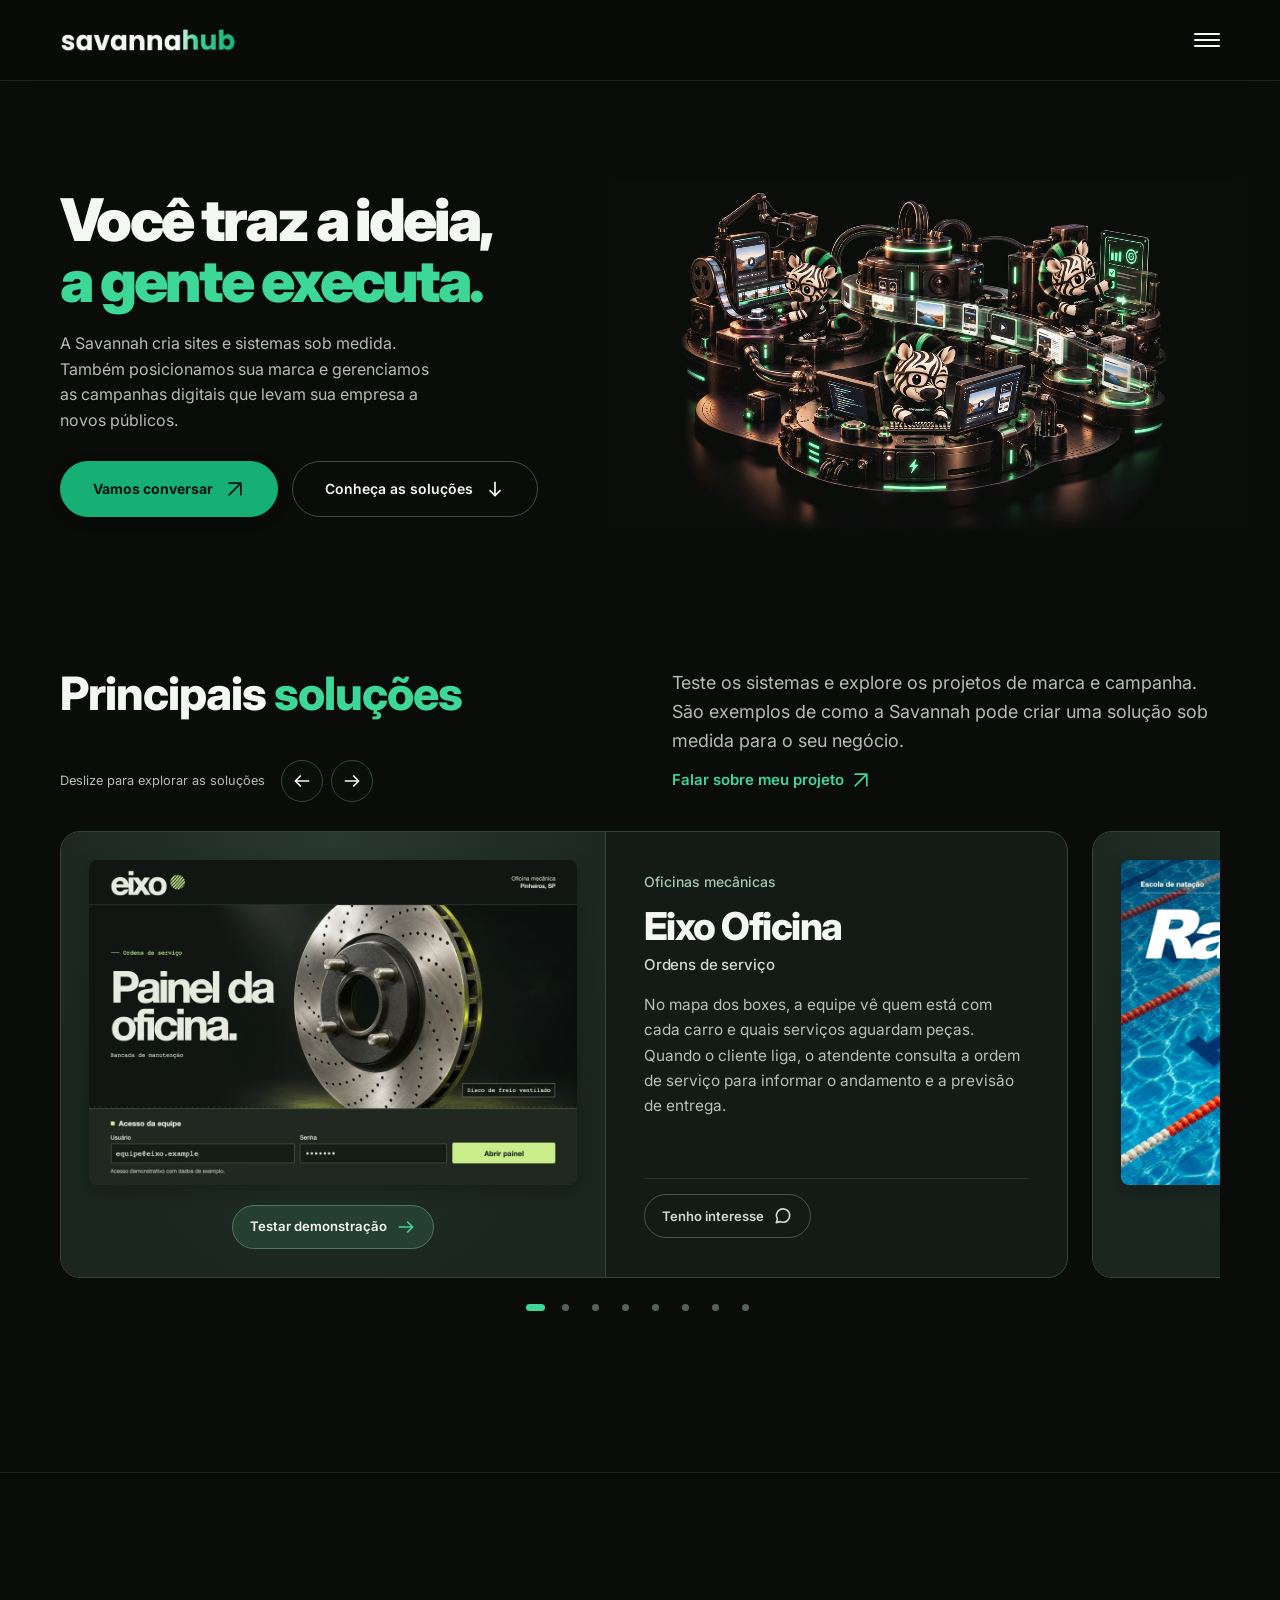
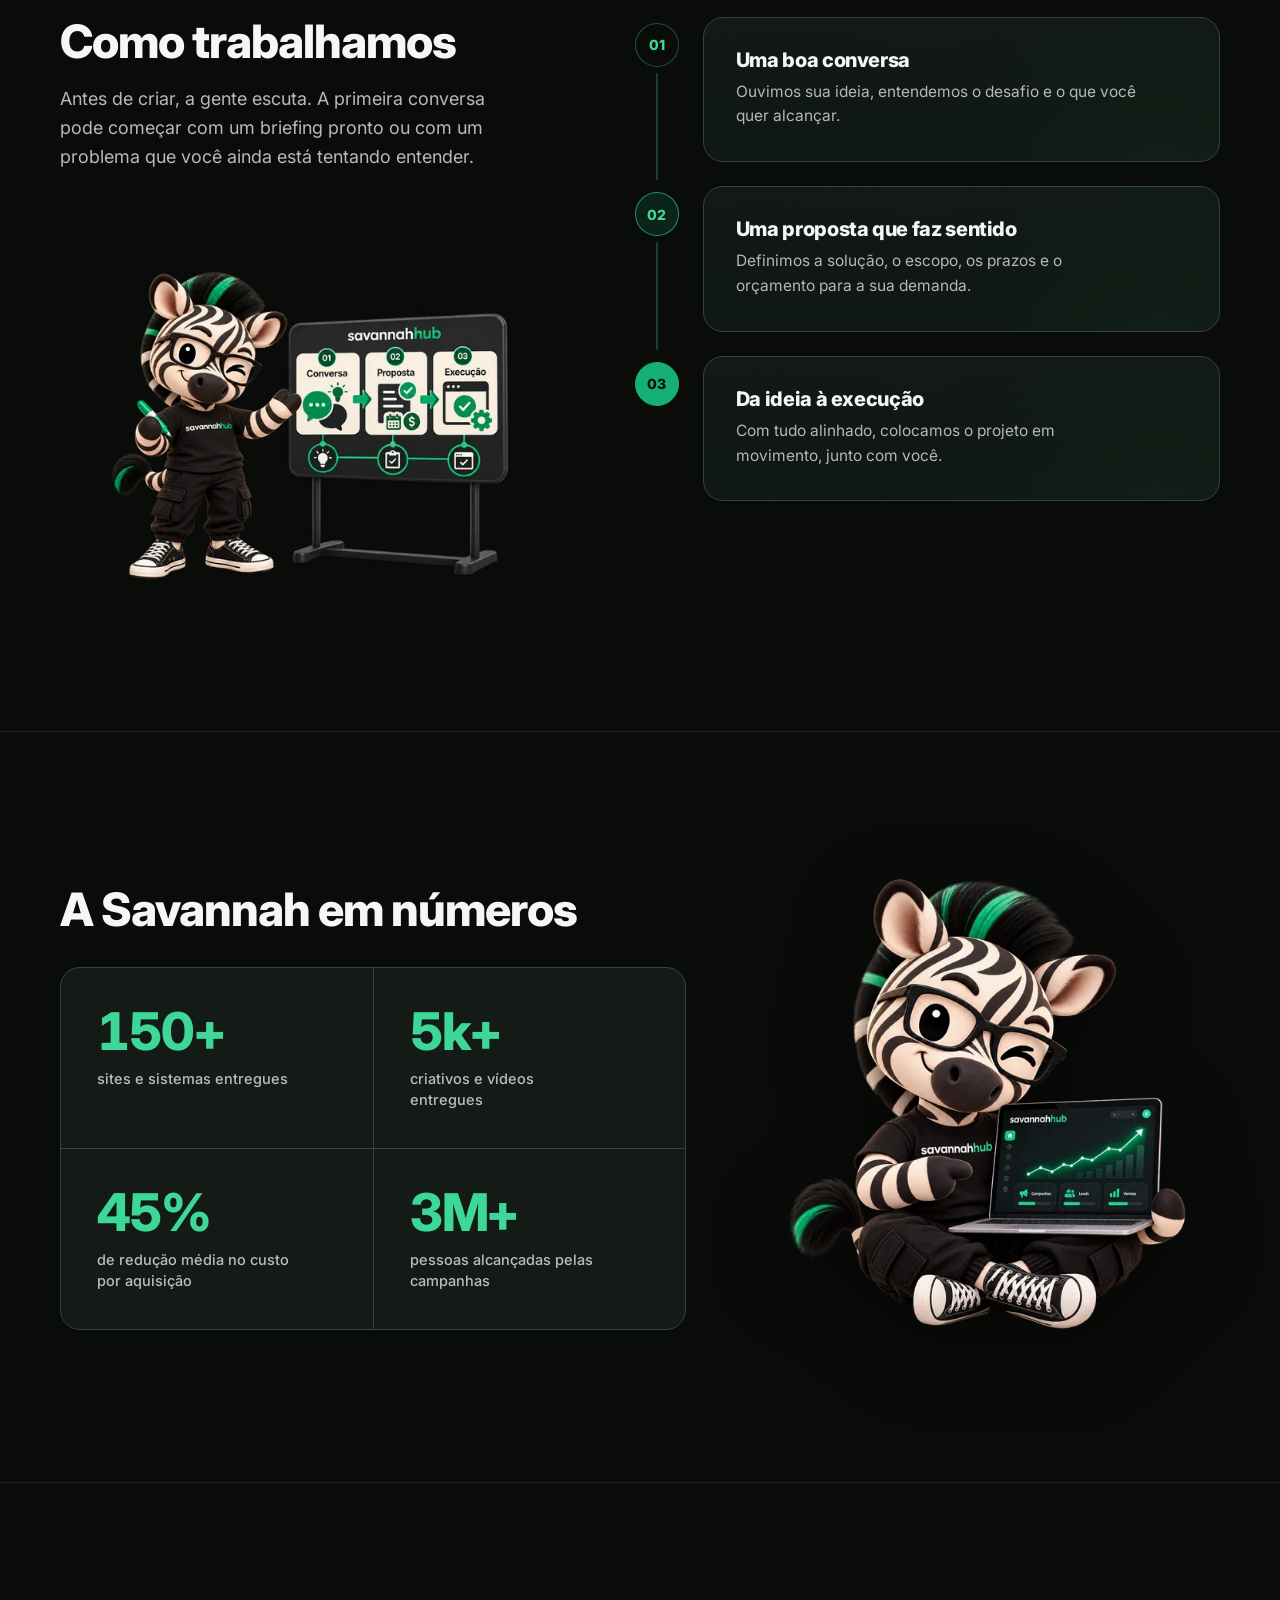
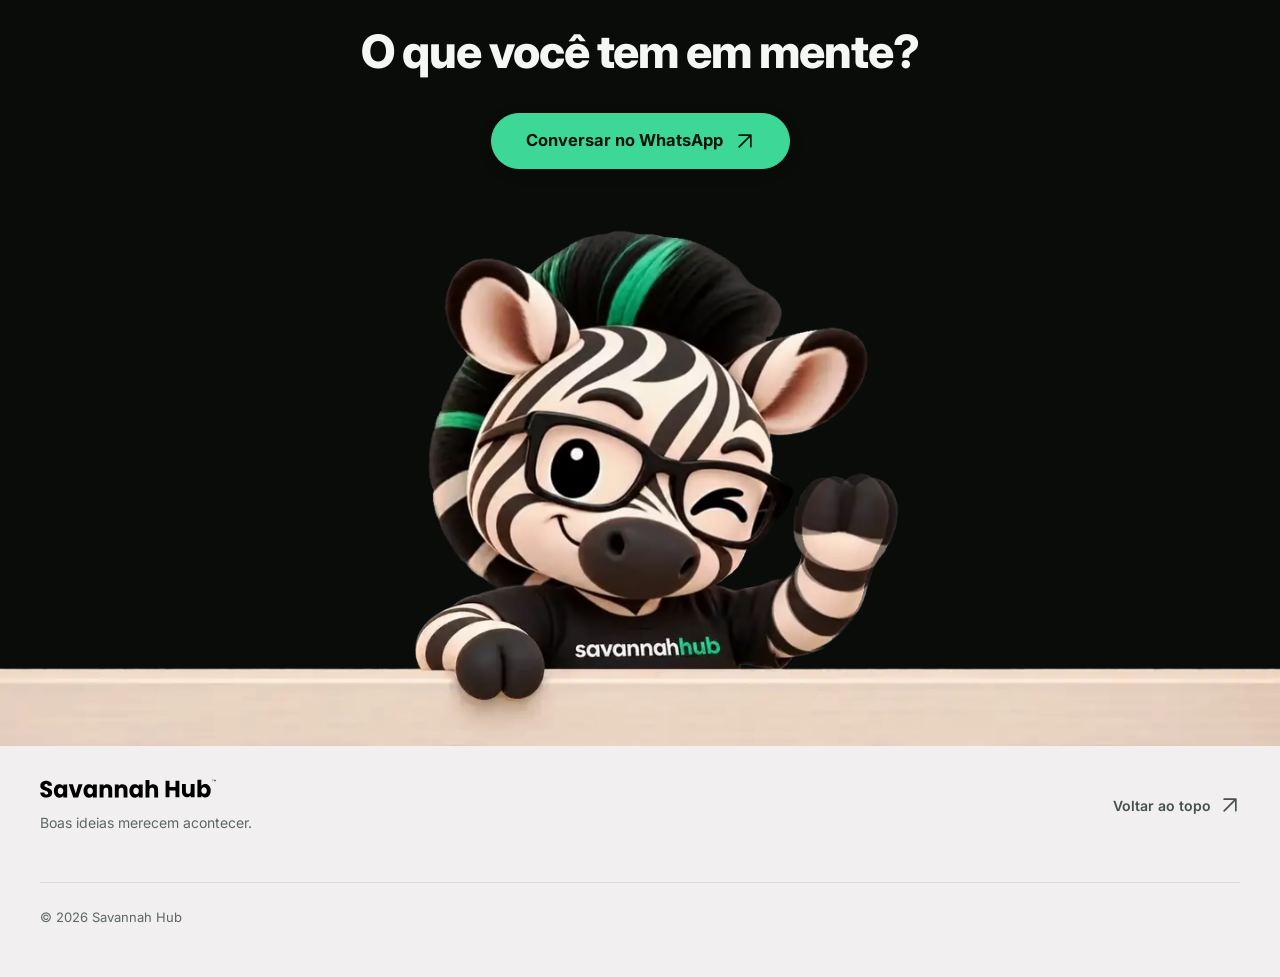
<file: index.html>
<!doctype html>
<html lang="pt-BR">
  <head>
    <meta charset="UTF-8" />
    <meta name="viewport" content="width=device-width, initial-scale=1" />
    <meta name="theme-color" content="#0a0c0a" />
    <meta name="color-scheme" content="dark" />
    <meta name="description" content="Você traz a ideia, a gente executa. A Savannah Hub é uma agência criativa especializada em tecnologia, conteúdo e soluções integradas: sites, sistemas, SaaS, vídeos profissionais e marketing." />
    <link rel="canonical" href="https://savannah.ag/" />
    <meta property="og:type" content="website" />
    <meta property="og:locale" content="pt_BR" />
    <meta property="og:site_name" content="Savannah Hub" />
    <meta property="og:url" content="https://savannah.ag/" />
    <meta property="og:title" content="Savannah Hub — Tecnologia, Criatividade & Estratégia" />
    <meta property="og:description" content="Você traz a ideia, a gente executa. Sites, sistemas, SaaS, vídeos profissionais e marketing." />
    <meta property="og:image" content="https://savannah.ag/assets/og-share.jpg" />
    <meta property="og:image:width" content="1200" />
    <meta property="og:image:height" content="630" />
    <meta property="og:image:alt" content="Zé, o mascote da Savannah Hub, no estúdio entre telas de código, vídeo e marketing" />
    <meta name="twitter:card" content="summary_large_image" />
    <meta name="twitter:title" content="Savannah Hub — Tecnologia, Criatividade & Estratégia" />
    <meta name="twitter:description" content="Você traz a ideia, a gente executa. Sites, sistemas, SaaS, vídeos profissionais e marketing." />
    <meta name="twitter:image" content="https://savannah.ag/assets/og-share.jpg" />
    <title>Savannah Hub — Tecnologia, Criatividade & Estratégia</title>
    <link rel="icon" type="image/png" sizes="32x32" href="assets/favicon-32.png" />
    <link rel="icon" type="image/svg+xml" href="assets/favicon.svg" />
    <link rel="apple-touch-icon" sizes="180x180" href="assets/apple-touch-icon.png" />
    <link rel="preconnect" href="https://fonts.googleapis.com" />
    <link rel="preconnect" href="https://fonts.gstatic.com" crossorigin />
    <link href="https://fonts.googleapis.com/css2?family=Inter:wght@400;500;600;700;800;900&display=swap" rel="stylesheet" />
    <link rel="stylesheet" href="styles.css" />
    <script src="config.js" defer></script>
    <script src="script.js" defer></script>
    <script type="application/ld+json">
      {
        "@context": "https://schema.org",
        "@type": "Organization",
        "name": "Savannah Hub",
        "url": "https://savannah.ag/",
        "logo": "https://savannah.ag/assets/logo-savannahub.png",
        "image": "https://savannah.ag/assets/og-share.jpg",
        "description": "Agência criativa especializada em tecnologia, conteúdo e soluções integradas: sites, sistemas, SaaS, vídeos profissionais e marketing.",
        "telephone": "+5511958054512",
        "areaServed": "BR",
        "sameAs": ["https://www.instagram.com/hub.savannah/"],
        "contactPoint": {
          "@type": "ContactPoint",
          "contactType": "sales",
          "telephone": "+5511958054512",
          "url": "https://wa.me/5511958054512",
          "availableLanguage": "Portuguese"
        }
      }
    </script>
  </head>
  <body id="inicio">
    <a class="skip-link" href="#conteudo">Pular para o conteúdo</a>

    <svg class="svg-library" xmlns="http://www.w3.org/2000/svg" aria-hidden="true">
      <symbol id="arrow-up-right" viewBox="0 0 24 24"><path d="M5 19 19 5M5 5h14v14"></path></symbol>
      <symbol id="arrow-right" viewBox="0 0 24 24"><path d="M4 12h16m-6-6 6 6-6 6"></path></symbol>
      <symbol id="arrow-down" viewBox="0 0 24 24"><path d="M12 4v16m-6-6 6 6 6-6"></path></symbol>
      <symbol id="chat" viewBox="0 0 24 24"><path d="M20 11.5a8 8 0 0 1-8 8 9 9 0 0 1-3.7-.8L4 20l1.3-4.2a8 8 0 1 1 14.7-4.3Z"></path></symbol>
    </svg>

    <header class="header">
      <div class="container header-inner">
        <a href="#inicio" class="brand" aria-label="Savannah Hub, início">
          <img src="assets/logo-savannahub.png" width="1597" height="212" alt="Savannah Hub">
        </a>
        <button class="menu-toggle" type="button" aria-expanded="false" aria-controls="menu" aria-label="Abrir menu">
          <span class="menu-toggle-bars" aria-hidden="true"><span></span><span></span><span></span></span>
        </button>
      </div>
      <div class="menu" id="menu">
        <nav class="container menu-nav" aria-label="Navegação principal">
          <div class="menu-panel">
            <a class="menu-link" href="#solucoes">Principais soluções</a>
            <a class="menu-link" href="#processo">Como trabalhamos</a>
            <a class="menu-link" href="#numeros">Resultados</a>
            <a class="menu-link" href="#contato">Contato</a>
          </div>
        </nav>
      </div>
    </header>

    <main id="conteudo" tabindex="-1">
      <section class="hero" aria-labelledby="hero-title">
        <div class="hero-copy">
          <h1 id="hero-title">Você traz a ideia,<br><span>a gente executa.</span></h1>
          <p class="hero-description">A Savannah cria sites e sistemas sob medida. Também posicionamos sua marca e gerenciamos as campanhas digitais que levam sua empresa a novos públicos.</p>
          <div class="hero-actions">
            <a class="button button-primary" data-whatsapp="" href="https://wa.me/5511958054512?text=Opa!%20Quero%20conversar%20sobre%20uma%20ideia%20ou%20desafio%20para%20o%20meu%20projeto." target="_blank" rel="noopener noreferrer">Vamos conversar <svg class="icon" aria-hidden="true"><use href="#arrow-up-right"></use></svg></a>
            <a class="button button-outline" href="#solucoes">Conheça as soluções <svg class="icon" aria-hidden="true"><use href="#arrow-down"></use></svg></a>
          </div>
        </div>
        <div class="hero-media ze-tech" data-assets="assets/ze-tech/">
          <video autoplay muted loop playsinline preload="none" width="1080" height="1080" poster="assets/ze-tech/poster-mobile.jpg" aria-label="Zé trabalhando com desenvolvimento, edição de vídeos e estratégia comercial no estúdio Savannah Hub"></video>
        </div>
      </section>

      <section class="section solutions" id="solucoes" aria-labelledby="solutions-title">
        <div class="container">
          <header class="solutions-heading">
            <h2 id="solutions-title">Principais <span>soluções</span></h2>
            <div class="solutions-intro">
              <p class="section-intro">Teste os sistemas e explore os projetos de marca e campanha. São exemplos de como a Savannah pode criar uma solução sob medida para o seu negócio.</p>
              <a class="project-enquiry" data-whatsapp="" href="https://wa.me/5511958054512?text=Opa!%20Quero%20conversar%20sobre%20uma%20ideia%20ou%20desafio%20para%20o%20meu%20projeto." target="_blank" rel="noopener noreferrer">Falar sobre meu projeto <svg class="icon small-icon" aria-hidden="true"><use href="#arrow-up-right"></use></svg></a>
            </div>
            <div class="solutions-navigation">
              <p class="solutions-hint">Deslize para explorar as soluções</p>
              <div class="solutions-arrows" hidden>
                <button type="button" data-step="-1" aria-label="Solução anterior" aria-controls="solutions-track"><svg class="icon" aria-hidden="true"><use href="#arrow-right"></use></svg></button>
                <button type="button" data-step="1" aria-label="Próxima solução" aria-controls="solutions-track"><svg class="icon" aria-hidden="true"><use href="#arrow-right"></use></svg></button>
              </div>
            </div>
          </header>
          <div class="solutions-track" id="solutions-track" role="region" aria-label="Sistemas, marcas e campanhas" tabindex="0">
            <article class="solution-card" aria-labelledby="solution-eixo">
              <div class="solution-visual">
                <a class="solution-preview" href="demos/acessos/eixo.html" target="_blank" rel="noopener" aria-label="Testar Eixo Oficina (abre em nova aba)">
                  <img src="assets/solucoes/eixo-login.webp" width="1080" height="720" loading="lazy" decoding="async" alt="Tela de acesso da equipe de Eixo Oficina, com campos de usuário e senha.">
                </a>
                <a class="solution-demo" href="demos/acessos/eixo.html" target="_blank" rel="noopener" aria-label="Testar demonstração de Eixo Oficina (abre em nova aba)">Testar demonstração <svg class="icon small-icon" aria-hidden="true"><use href="#arrow-right"></use></svg></a>
              </div>
              <div class="solution-copy">
                <p class="solution-category">Oficinas mecânicas</p>
                <h3 id="solution-eixo">Eixo Oficina<span>Ordens de serviço</span></h3>
                <p class="solution-description">No mapa dos boxes, a equipe vê quem está com cada carro e quais serviços aguardam peças. Quando o cliente liga, o atendente consulta a ordem de serviço para informar o andamento e a previsão de entrega.</p>
                <div class="solution-contact">
                  <a data-whatsapp="" data-service="eixo" href="https://wa.me/5511958054512?text=Opa!%20Vi%20a%20solu%C3%A7%C3%A3o%20Eixo%20Oficina%20no%20site%20da%20Savannah.%20Queria%20saber%20como%20ela%20pode%20ajudar%20a%20organizar%20as%20ordens%20de%20servi%C3%A7o%20da%20oficina." target="_blank" rel="noopener noreferrer" aria-label="Tenho interesse em Eixo Oficina — conversar pelo WhatsApp (abre em nova aba)">Tenho interesse <svg class="icon small-icon" aria-hidden="true"><use href="#chat"></use></svg></a>
                </div>
              </div>
            </article>
            <article class="solution-card" aria-labelledby="solution-raia">
              <div class="solution-visual">
                <a class="solution-preview" href="demos/acessos/raia.html" target="_blank" rel="noopener" aria-label="Testar Raia Três (abre em nova aba)">
                  <img src="assets/solucoes/raia-login.webp" width="1080" height="720" loading="lazy" decoding="async" alt="Tela de acesso da equipe de Raia Três, com campos de usuário e senha.">
                </a>
                <a class="solution-demo" href="demos/acessos/raia.html" target="_blank" rel="noopener" aria-label="Testar demonstração de Raia Três (abre em nova aba)">Testar demonstração <svg class="icon small-icon" aria-hidden="true"><use href="#arrow-right"></use></svg></a>
              </div>
              <div class="solution-copy">
                <p class="solution-category">Escolas de natação</p>
                <h3 id="solution-raia">Raia Três<span>Campanhas e matrículas</span></h3>
                <p class="solution-description">A escola acompanha quantas aulas experimentais viram matrículas em cada canal de divulgação. O painel cruza esses números com a verba investida e mostra o custo por matrícula, para orientar a próxima campanha.</p>
                <div class="solution-contact">
                  <a data-whatsapp="" data-service="raia" href="https://wa.me/5511958054512?text=Opa!%20Tenho%20interesse%20na%20solu%C3%A7%C3%A3o%20Raia%20Tr%C3%AAs.%20Queria%20conversar%20sobre%20como%20acompanhar%20quais%20campanhas%20trazem%20matr%C3%ADculas%20para%20a%20escola%20de%20nata%C3%A7%C3%A3o." target="_blank" rel="noopener noreferrer" aria-label="Tenho interesse em Raia Três — conversar pelo WhatsApp (abre em nova aba)">Tenho interesse <svg class="icon small-icon" aria-hidden="true"><use href="#chat"></use></svg></a>
                </div>
              </div>
            </article>
            <article class="solution-card" aria-labelledby="solution-dobra">
              <div class="solution-visual">
                <a class="solution-preview" href="demos/acessos/dobra.html" target="_blank" rel="noopener" aria-label="Testar Dobra (abre em nova aba)">
                  <img src="assets/solucoes/dobra-login.webp" width="1080" height="720" loading="lazy" decoding="async" alt="Tela de acesso da equipe de Dobra, com campos de usuário e senha.">
                </a>
                <a class="solution-demo" href="demos/acessos/dobra.html" target="_blank" rel="noopener" aria-label="Testar demonstração de Dobra (abre em nova aba)">Testar demonstração <svg class="icon small-icon" aria-hidden="true"><use href="#arrow-right"></use></svg></a>
              </div>
              <div class="solution-copy">
                <p class="solution-category">Gráficas</p>
                <h3 id="solution-dobra">Dobra<span>Pedidos e orçamentos</span></h3>
                <p class="solution-description">Se o cliente muda o papel ou a tiragem, a gráfica vê o novo preço na hora. Ao aprovar o orçamento, a equipe gera o pedido com as mesmas especificações, sem precisar digitar tudo de novo.</p>
                <div class="solution-contact">
                  <a data-whatsapp="" data-service="dobra" href="https://wa.me/5511958054512?text=Opa!%20Vi%20a%20solu%C3%A7%C3%A3o%20Dobra%20no%20site%20da%20Savannah.%20Queria%20saber%20como%20us%C3%A1-la%20para%20fazer%20or%C3%A7amentos%20e%20acompanhar%20os%20pedidos%20da%20gr%C3%A1fica." target="_blank" rel="noopener noreferrer" aria-label="Tenho interesse em Dobra — conversar pelo WhatsApp (abre em nova aba)">Tenho interesse <svg class="icon small-icon" aria-hidden="true"><use href="#chat"></use></svg></a>
                </div>
              </div>
            </article>
            <article class="solution-card" aria-labelledby="solution-grifo">
              <div class="solution-visual">
                <a class="solution-preview" href="demos/acessos/grifo.html" target="_blank" rel="noopener" aria-label="Testar Grifo (abre em nova aba)">
                  <img src="assets/solucoes/grifo-login.webp" width="1080" height="720" loading="lazy" decoding="async" alt="Tela de acesso da equipe de Grifo, com campos de usuário e senha.">
                </a>
                <a class="solution-demo" href="demos/acessos/grifo.html" target="_blank" rel="noopener" aria-label="Testar demonstração de Grifo (abre em nova aba)">Testar demonstração <svg class="icon small-icon" aria-hidden="true"><use href="#arrow-right"></use></svg></a>
              </div>
              <div class="solution-copy">
                <p class="solution-category">Assessorias de imprensa</p>
                <h3 id="solution-grifo">Grifo<span>Pautas e entrevistas</span></h3>
                <p class="solution-description">Antes de oferecer uma pauta, o assessor consulta quais jornalistas já receberam a sugestão e se algum veículo tem a exclusiva. Os retornos aparecem por prazo, para a equipe saber com quem retomar a conversa naquele dia.</p>
                <div class="solution-contact">
                  <a data-whatsapp="" data-service="grifo" href="https://wa.me/5511958054512?text=Opa!%20Tenho%20interesse%20na%20solu%C3%A7%C3%A3o%20Grifo.%20Queria%20saber%20como%20ela%20pode%20ajudar%20a%20equipe%20a%20organizar%20as%20pautas%20e%20os%20contatos%20com%20jornalistas." target="_blank" rel="noopener noreferrer" aria-label="Tenho interesse em Grifo — conversar pelo WhatsApp (abre em nova aba)">Tenho interesse <svg class="icon small-icon" aria-hidden="true"><use href="#chat"></use></svg></a>
                </div>
              </div>
            </article>
            <article class="solution-card" id="giro-livre" aria-labelledby="solution-giro-livre">
              <div class="solution-visual">
                <a class="solution-preview" href="demos/estudos/giro-livre.html" target="_blank" rel="noopener" aria-label="Ver plano de campanha de Giro Livre (abre em nova aba)">
                  <img src="assets/solucoes/giro-livre.webp" width="1080" height="720" loading="lazy" decoding="async" alt="Anúncio da Giro Livre com uma ciclista em uma bicicleta vermelha, pista azul e a chamada “Sua primeira pedalada.”">
                </a>
                <a class="solution-demo" href="demos/estudos/giro-livre.html" target="_blank" rel="noopener" aria-label="Ver plano de campanha de Giro Livre (abre em nova aba)">Ver plano de campanha <svg class="icon small-icon" aria-hidden="true"><use href="#arrow-right"></use></svg></a>
              </div>
              <div class="solution-copy">
                <p class="solution-category">Estudo de campanha</p>
                <h3 id="solution-giro-livre">Giro Livre<span>Mídia paga, copywriting e geração de leads</span></h3>
                <p class="solution-description">Para uma escola de ciclismo, o objetivo é levar interessados até a primeira aula. O plano combina Meta Ads, Google Ads e TikTok Ads com roteiros, anúncios e uma página de inscrição pensados para quem está começando.</p>
                <div class="solution-contact">
                  <a data-whatsapp="" data-service="aquisicao" href="https://wa.me/5511958054512?text=Opa!%20Vi%20a%20campanha%20Giro%20Livre%20e%20quero%20conversar%20sobre%20m%C3%ADdia%20paga%2C%20copywriting%20e%20capta%C3%A7%C3%A3o%20de%20leads%20para%20o%20meu%20neg%C3%B3cio." target="_blank" rel="noopener noreferrer" aria-label="Tenho interesse em Mídia paga, copywriting e geração de leads — conversar pelo WhatsApp (abre em nova aba)">Tenho interesse <svg class="icon small-icon" aria-hidden="true"><use href="#chat"></use></svg></a>
                </div>
              </div>
            </article>
            <article class="solution-card" aria-labelledby="solution-vao">
              <div class="solution-visual">
                <a class="solution-preview" href="demos/acessos/vao.html" target="_blank" rel="noopener" aria-label="Testar Vão (abre em nova aba)">
                  <img src="assets/solucoes/vao-login.webp" width="1080" height="720" loading="lazy" decoding="async" alt="Tela de acesso da equipe de Vão, com campos de usuário e senha.">
                </a>
                <a class="solution-demo" href="demos/acessos/vao.html" target="_blank" rel="noopener" aria-label="Testar demonstração de Vão (abre em nova aba)">Testar demonstração <svg class="icon small-icon" aria-hidden="true"><use href="#arrow-right"></use></svg></a>
              </div>
              <div class="solution-copy">
                <p class="solution-category">Imobiliárias</p>
                <h3 id="solution-vao">Vão<span>Visitas e relacionamento</span></h3>
                <p class="solution-description">A agenda impede que a imobiliária reserve o mesmo imóvel ou corretor para duas visitas no mesmo horário. Depois de cada visita realizada, a equipe vê quem precisa de retorno e acompanha o atendimento até a proposta ou o fechamento.</p>
                <div class="solution-contact">
                  <a data-whatsapp="" data-service="vao" href="https://wa.me/5511958054512?text=Opa!%20Vi%20a%20solu%C3%A7%C3%A3o%20V%C3%A3o%20no%20site%20da%20Savannah.%20Queria%20conversar%20sobre%20como%20organizar%20as%20visitas%20aos%20im%C3%B3veis%20e%20os%20retornos%20aos%20clientes." target="_blank" rel="noopener noreferrer" aria-label="Tenho interesse em Vão — conversar pelo WhatsApp (abre em nova aba)">Tenho interesse <svg class="icon small-icon" aria-hidden="true"><use href="#chat"></use></svg></a>
                </div>
              </div>
            </article>
            <article class="solution-card" aria-labelledby="solution-intervalo">
              <div class="solution-visual">
                <a class="solution-preview" href="demos/acessos/intervalo.html" target="_blank" rel="noopener" aria-label="Testar Intervalo (abre em nova aba)">
                  <img src="assets/solucoes/intervalo-login.webp" width="1080" height="720" loading="lazy" decoding="async" alt="Tela de acesso da equipe de Intervalo, com campos de usuário e senha.">
                </a>
                <a class="solution-demo" href="demos/acessos/intervalo.html" target="_blank" rel="noopener" aria-label="Testar demonstração de Intervalo (abre em nova aba)">Testar demonstração <svg class="icon small-icon" aria-hidden="true"><use href="#arrow-right"></use></svg></a>
              </div>
              <div class="solution-copy">
                <p class="solution-category">Criadores de conteúdo</p>
                <h3 id="solution-intervalo">Intervalo<span>Parcerias e entregas</span></h3>
                <p class="solution-description">Em cada parceria com uma marca, o criador acompanha a versão enviada de cada peça e os ajustes pedidos. Quando todas as entregas são aprovadas, o painel mostra quanto falta receber pelo trabalho.</p>
                <div class="solution-contact">
                  <a data-whatsapp="" data-service="intervalo" href="https://wa.me/5511958054512?text=Opa!%20Tenho%20interesse%20na%20solu%C3%A7%C3%A3o%20Intervalo.%20Queria%20saber%20como%20acompanhar%20as%20entregas%20e%20aprova%C3%A7%C3%B5es%20das%20parcerias%20com%20marcas." target="_blank" rel="noopener noreferrer" aria-label="Tenho interesse em Intervalo — conversar pelo WhatsApp (abre em nova aba)">Tenho interesse <svg class="icon small-icon" aria-hidden="true"><use href="#chat"></use></svg></a>
                </div>
              </div>
            </article>
            <article class="solution-card" id="prumo-sul" aria-labelledby="solution-prumo-sul">
              <div class="solution-visual">
                <a class="solution-preview" href="demos/estudos/prumo-sul.html" target="_blank" rel="noopener" aria-label="Ver projeto de marca da Prumo Sul (abre em nova aba)">
                  <img src="assets/solucoes/prumo-sul.webp" width="1080" height="720" loading="lazy" decoding="async" alt="Três volumes da Prumo Sul com lombadas numeradas, capas em tecido e uma fotografia de escada sob arcos prateados.">
                </a>
                <a class="solution-demo" href="demos/estudos/prumo-sul.html" target="_blank" rel="noopener" aria-label="Ver projeto de marca da Prumo Sul (abre em nova aba)">Ver projeto de marca <svg class="icon small-icon" aria-hidden="true"><use href="#arrow-right"></use></svg></a>
              </div>
              <div class="solution-copy">
                <p class="solution-category">Estudo de branding</p>
                <h3 id="solution-prumo-sul">Prumo Sul<span>Branding e identidade editorial</span></h3>
                <p class="solution-description">Na livraria, às vezes só a lombada aparece. Para uma editora de arquitetura, o projeto cria uma assinatura que atravessa a coleção inteira, da capa de cada livro ao texto que o apresenta no catálogo.</p>
                <div class="solution-contact">
                  <a data-whatsapp="" data-service="branding" href="https://wa.me/5511958054512?text=Opa!%20Vi%20o%20estudo%20da%20Prumo%20Sul%20e%20gostaria%20de%20conversar%20sobre%20posicionamento%2C%20identidade%20visual%20e%20comunica%C3%A7%C3%A3o%20para%20a%20minha%20marca." target="_blank" rel="noopener noreferrer" aria-label="Tenho interesse em branding e identidade editorial — conversar pelo WhatsApp (abre em nova aba)">Tenho interesse <svg class="icon small-icon" aria-hidden="true"><use href="#chat"></use></svg></a>
                </div>
              </div>
            </article>
          </div>
          <div class="solutions-pages" role="group" aria-label="Escolher solução" hidden></div>
        </div>
      </section>

      <section class="section section--line" id="processo" aria-labelledby="process-title">
        <div class="container process">
          <header class="process-intro">
            <h2 id="process-title">Como trabalhamos</h2>
            <p class="section-intro">Antes de criar, a gente escuta. A primeira conversa pode começar com um briefing pronto ou com um problema que você ainda está tentando entender.</p>
          </header>
          <ol class="process-list">
            <li>
              <div class="step-rail"><span class="step-number" aria-hidden="true">01</span><span class="step-line" aria-hidden="true"><i class="step-spark"></i></span></div>
              <div class="step-card" data-step="01"><h3>Uma boa conversa</h3><p>Ouvimos sua ideia, entendemos o desafio e o que você quer alcançar.</p></div>
            </li>
            <li>
              <div class="step-rail"><span class="step-number" aria-hidden="true">02</span><span class="step-line" aria-hidden="true"><i class="step-spark"></i></span></div>
              <div class="step-card" data-step="02"><h3>Uma proposta que faz sentido</h3><p>Definimos a solução, o escopo, os prazos e o orçamento para a sua demanda.</p></div>
            </li>
            <li>
              <div class="step-rail"><span class="step-number" aria-hidden="true">03</span></div>
              <div class="step-card" data-step="03"><h3>Da ideia à execução</h3><p>Com tudo alinhado, colocamos o projeto em movimento, junto com você.</p></div>
            </li>
          </ol>
          <div class="process-mascot"><img src="assets/ze-processo.webp" width="600" height="400" alt="Zé, o mascote da Savannah Hub, apresentando os três passos: conversa, proposta e execução" loading="lazy" decoding="async"></div>
        </div>
      </section>

      <section class="section section--line" id="numeros" aria-labelledby="numbers-title">
        <div class="container numbers-layout">
          <div class="numbers-copy">
            <h2 id="numbers-title">A Savannah em números</h2>
            <ul class="stats" role="list">
              <li class="stat"><strong class="stat-value">150+</strong><span class="stat-label">sites e sistemas entregues</span></li>
              <li class="stat"><strong class="stat-value">5k+</strong><span class="stat-label">criativos e vídeos entregues</span></li>
              <li class="stat"><strong class="stat-value">45%</strong><span class="stat-label">de redução média no custo por aquisição</span></li>
              <li class="stat"><strong class="stat-value">3M+</strong><span class="stat-label">pessoas alcançadas pelas campanhas</span></li>
            </ul>
          </div>
          <div class="numbers-mascot" aria-hidden="true"><img src="assets/mascote-resultados.webp" width="600" height="600" alt="" loading="lazy" decoding="async"></div>
        </div>
      </section>

      <section class="contact" id="contato" aria-labelledby="contact-title">
        <div class="container contact-copy">
          <h2 id="contact-title">O que você tem em mente?</h2>
          <a class="button button-primary" data-whatsapp="" aria-label="Conversar no WhatsApp (abre em nova aba)" href="https://wa.me/5511958054512?text=Opa!%20Quero%20conversar%20sobre%20uma%20ideia%20ou%20desafio%20para%20o%20meu%20projeto." target="_blank" rel="noopener noreferrer">Conversar no WhatsApp <svg class="icon" aria-hidden="true"><use href="#arrow-up-right"></use></svg></a>
        </div>
        <div class="contact-mascot" aria-hidden="true">
          <picture>
            <source media="(prefers-reduced-motion: reduce) and (min-width: 768px)" srcset="assets/ze-balcao-desktop.webp" width="1440" height="600">
            <source media="(prefers-reduced-motion: reduce)" srcset="assets/ze-balcao-mobile.webp" width="720" height="600">
            <source media="(min-width: 768px)" srcset="assets/ze-balcao-desktop-animado.webp" width="1440" height="600">
            <img src="assets/ze-balcao-mobile-animado.webp" width="720" height="600" alt="" loading="lazy" decoding="async">
          </picture>
        </div>
      </section>
    </main>

    <footer class="footer">
      <div class="footer-top">
        <div>
          <a href="#inicio" class="brand footer-brand" aria-label="Savannah Hub, voltar ao início"><img src="assets/logo-savannahub-preta.svg" width="1491" height="180" alt="Savannah Hub" loading="lazy"></a>
          <p>Boas ideias merecem acontecer.</p>
        </div>
        <a class="back-to-top" href="#inicio">Voltar ao topo <svg class="icon small-icon" aria-hidden="true"><use href="#arrow-up-right"></use></svg></a>
      </div>
      <div class="footer-bottom"><small>© <span id="year">2026</span> Savannah Hub</small></div>
    </footer>

    <div class="mobile-contact" aria-hidden="true"><a class="button button-primary" data-whatsapp="" href="https://wa.me/5511958054512?text=Opa!%20Quero%20conversar%20sobre%20uma%20ideia%20ou%20desafio%20para%20o%20meu%20projeto." target="_blank" rel="noopener noreferrer" tabindex="-1">Vamos conversar <svg class="icon" aria-hidden="true"><use href="#arrow-up-right"></use></svg></a></div>
  </body>
</html>
</file>
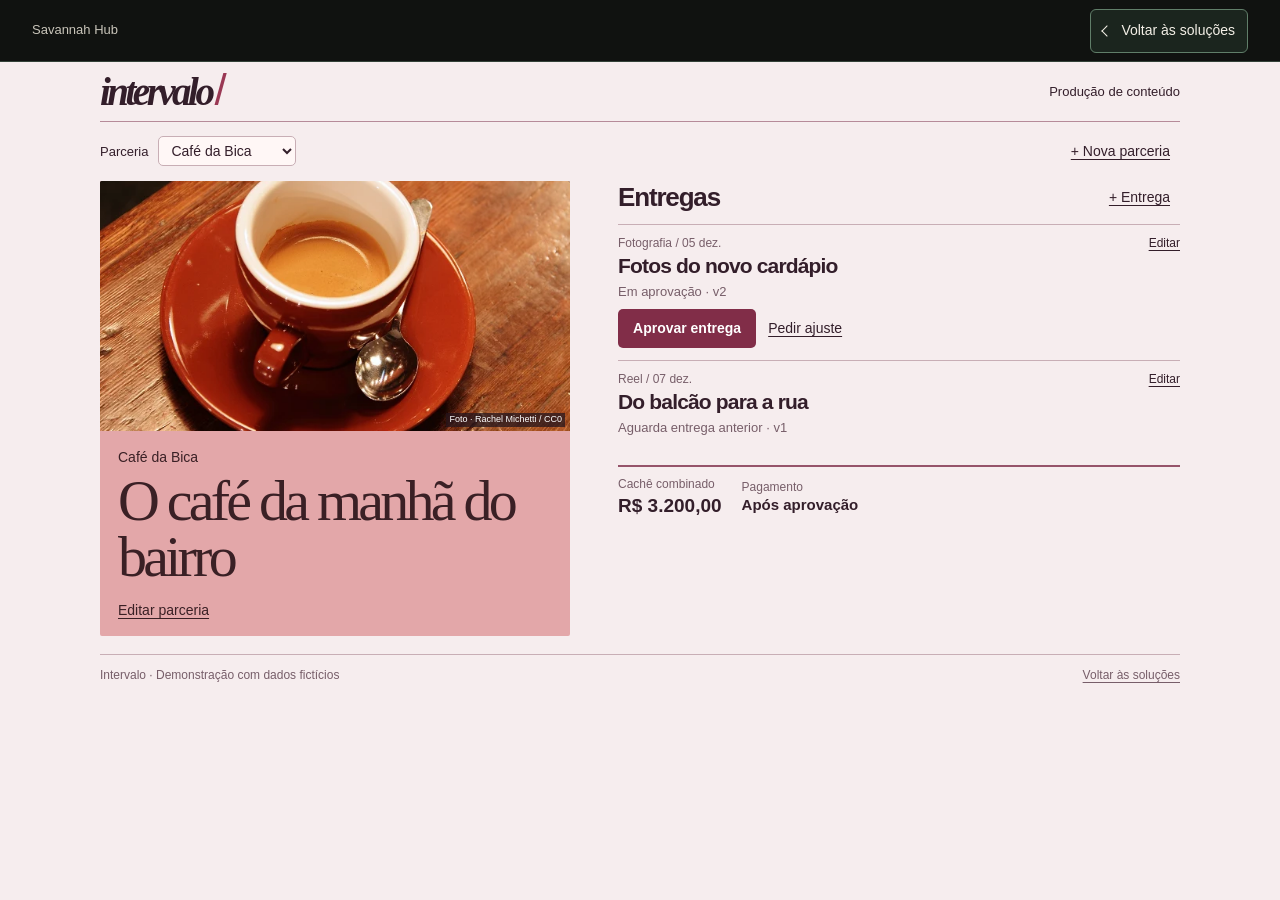
<file: demos/criadores.html>
<!doctype html>
<html lang="pt-BR">
  <head>
    <meta charset="utf-8" />
    <meta name="viewport" content="width=device-width,initial-scale=1" />
    <title>Intervalo — Parcerias e entregas</title>
    <link rel="stylesheet" href="balcao.css" />
    <link rel="stylesheet" href="criadores.css" />
    <script src="balcao.js" defer></script>
    <script src="criadores.js" defer></script>
    <link rel="stylesheet" href="demo-navigation.css" />
  </head>
  <body>
    <div class="demo-return-bar"><span>Savannah Hub</span><a href="../index.html#solucoes">Voltar às soluções</a></div>
    <main>
      <header>
        <div class="signature">intervalo<span>/</span></div>
        <span>Produção de conteúdo</span>
      </header>
      <div class="notice" id="notice" hidden>
        <span role="status"></span
        ><button type="button" hidden>Desfazer</button>
      </div>
      <nav class="partnerships">
        <label for="partner">Parceria</label
        ><select id="partner" aria-label="Escolher parceria"></select
        ><button class="subtle" id="new-partner">+ Nova parceria</button>
      </nav>
      <section id="project">
        <div class="creator-layout">
          <div class="contact-sheet" id="art">
            <div class="photo-frame" id="photo-frame">
              <img
                src="media/prova-cafe.webp"
                alt="Prova fotográfica de um espresso servido em louça de cerâmica"
                width="600"
                height="400"
              /><small>Foto · Rachel Michetti / CC0</small>
            </div>
            <div id="brief-front" hidden>
              <span>Briefing de produção</span
              ><strong id="brief-title"></strong>
            </div>
            <div class="slip">
              <span id="brand"></span>
              <h1 id="project-name"></h1>
              <button class="subtle" id="edit-partner">Editar parceria</button>
            </div>
          </div>
          <section class="deliveries">
            <div class="between">
              <h2>Entregas</h2>
              <button class="subtle" id="new-task">+ Entrega</button>
            </div>
            <ol id="task-list"></ol>
            <div class="fee">
              <div><small>Cachê combinado</small><b id="fee"></b></div>
              <div><small>Pagamento</small><b id="pay-status"></b></div>
              <button class="outline" id="pay" hidden>
                Registrar recebimento
              </button>
            </div>
          </section>
        </div>
      </section>
      <p id="no-partner" class="empty" hidden>
        Crie uma parceria para organizar as entregas.
      </p>
      <dialog id="deal" aria-labelledby="deal-heading">
        <form>
          <div class="between">
            <h2 id="deal-heading" tabindex="-1">Nova parceria</h2>
            <button type="button" data-close aria-label="Fechar">×</button>
          </div>
          <label
            >Marca<input
              type="text"
              name="brand"
              required
              maxlength="55" /></label
          ><label
            >Trabalho contratado<input
              type="text"
              name="title"
              required
              maxlength="76" /></label
          ><label
            >Cachê (R$)<input
              type="number"
              name="fee"
              min="0"
              step=".01"
              max="10000000"
              required
          /></label>
          <div class="actions">
            <button type="button" class="danger">Excluir parceria</button
            ><button type="submit" class="primary">Salvar parceria</button>
          </div>
        </form>
      </dialog>
      <dialog id="task" aria-labelledby="task-heading">
        <form>
          <div class="between">
            <h2 id="task-heading" tabindex="-1">Nova entrega</h2>
            <button type="button" data-close aria-label="Fechar">×</button>
          </div>
          <label
            >Entrega<input name="title" type="text" maxlength="70" required
          /></label>
          <div class="two">
            <label
              >Formato<select name="format">
                <option>Reel</option>
                <option>Stories</option>
                <option>Carrossel</option>
                <option>Vídeo</option>
                <option>Fotografia</option>
              </select></label
            ><label>Prazo<input type="date" name="due" required /></label>
          </div>
          <div class="actions">
            <button type="button" class="danger">Excluir entrega</button
            ><button type="submit" class="primary">Salvar entrega</button>
          </div>
        </form>
      </dialog>

      <dialog id="review" aria-labelledby="review-title">
        <form>
          <div class="between">
            <h2 tabindex="-1" id="review-title"></h2>
            <button type="button" data-close aria-label="Fechar">×</button>
          </div>
          <p id="review-task"></p>
          <label id="revision-label"
            >O que precisa mudar?<textarea
              name="note"
              maxlength="500"
              rows="3"
              placeholder="Ex.: incluir uma foto aberta do balcão."
            ></textarea>
          </label>
          <label id="link-label"
            >Link da versão <small>(opcional)</small
            ><input
              type="url"
              name="url"
              maxlength="750"
              placeholder="https://"
          /></label>
          <div class="actions">
            <button type="submit" class="primary" id="confirm-review"></button>
          </div>
        </form>
      </dialog>
    </main>
    <footer>
      <span>Intervalo · Demonstração com dados fictícios</span
      ><a href="../index.html#solucoes">Voltar às soluções</a>
    </footer>
  </body>
</html>
</file>
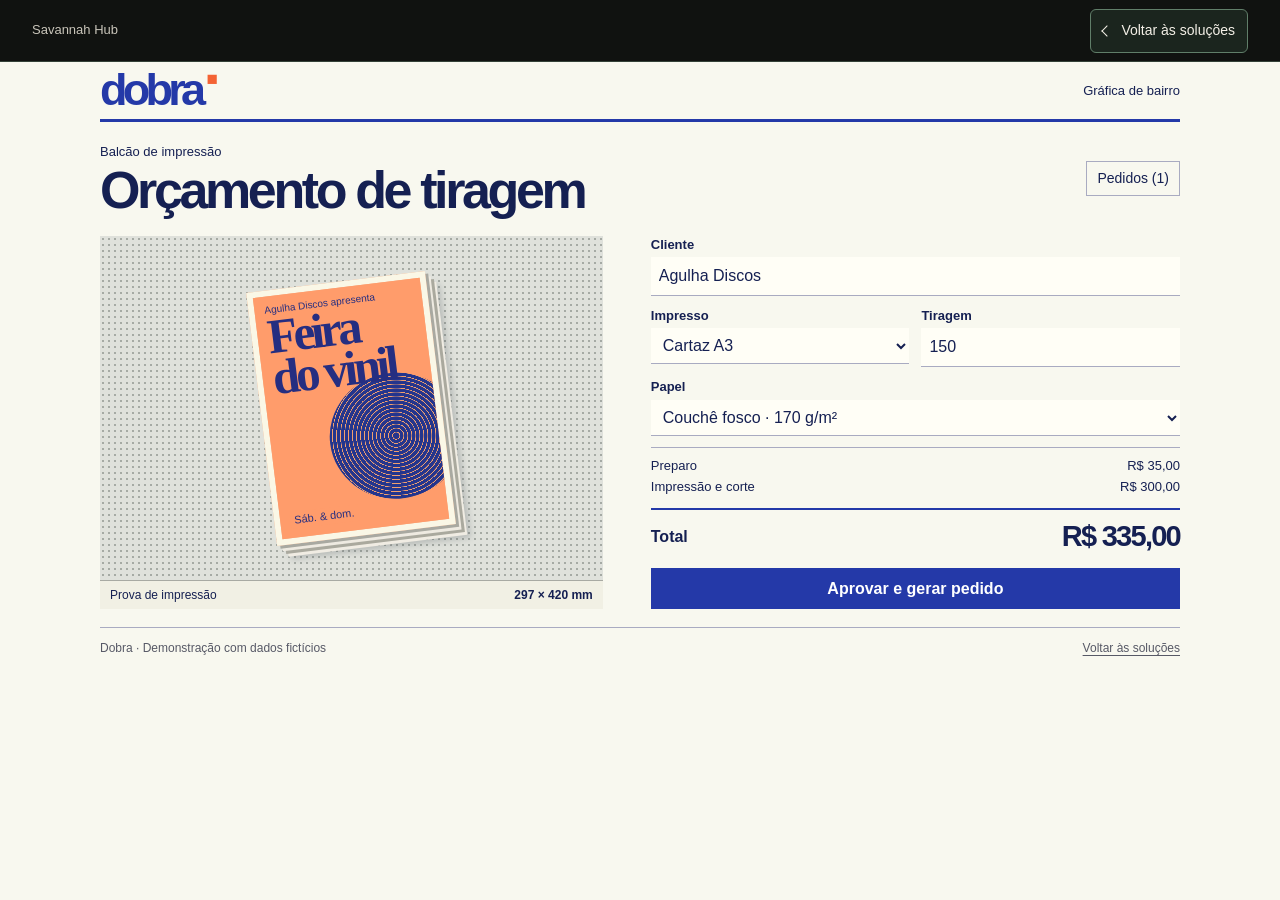
<file: demos/grafica.html>
<!doctype html>
<html lang="pt-BR">
  <head>
    <meta charset="utf-8" />
    <meta name="viewport" content="width=device-width,initial-scale=1" />
    <title>Dobra — Orçamentos de impressão</title>
    <link rel="stylesheet" href="balcao.css" />
    <link rel="stylesheet" href="grafica.css" />
    <script src="balcao.js" defer></script>
    <script src="grafica.js" defer></script>
    <link rel="stylesheet" href="demo-navigation.css" />
  </head>
  <body>
    <div class="demo-return-bar"><span>Savannah Hub</span><a href="../index.html#solucoes">Voltar às soluções</a></div>
    <main>
      <header>
        <b class="dobra">dobra<span>■</span></b
        ><span>Gráfica de bairro</span>
      </header>
      <div class="notice" id="notice" hidden>
        <span role="status"></span
        ><button type="button" hidden>Desfazer</button>
      </div>
      <div class="order-head">
        <div>
          <small>Balcão de impressão</small>
          <h1>Orçamento de tiragem</h1>
        </div>
        <button id="open-orders" class="outline">
          Pedidos (<span id="count"></span>)
        </button>
      </div>
      <div class="print-layout">
        <figure class="proof">
          <div class="sheet">
            <div class="poster">
              <small>Agulha Discos apresenta</small
              ><strong>Feira<br />do vinil</strong>
              <div class="record" aria-hidden="true"></div>
              <b>Sáb. &amp; dom.</b>
            </div>
          </div>
          <figcaption>
            <span>Prova de impressão</span><b id="dimensions"></b>
          </figcaption>
        </figure>
        <form class="quote" id="quote">
          <label
            >Cliente<input
              type="text"
              name="client"
              required
              maxlength="60"
              value="Agulha Discos"
          /></label>
          <div class="two">
            <label
              >Impresso<select name="product">
                <option value="cartaz">Cartaz A3</option>
                <option value="flyer">Panfleto A5</option>
                <option value="postal">Postal A6</option>
              </select></label
            ><label
              >Tiragem<input
                type="number"
                name="qty"
                min="1"
                max="50000"
                step="1"
                required
                value="150"
            /></label>
          </div>
          <label
            >Papel<select name="paper">
              <option value="fosco">Couchê fosco · 170 g/m²</option>
              <option value="offset">Offset · 120 g/m²</option>
              <option value="cartao">Cartão · 250 g/m²</option>
            </select></label
          >
          <dl class="costs">
            <div>
              <dt>Preparo</dt>
              <dd id="setup"></dd>
            </div>
            <div>
              <dt>Impressão e corte</dt>
              <dd id="variable"></dd>
            </div>
          </dl>
          <div class="between total">
            <b>Total</b><output id="total"></output>
          </div>
          <button class="primary" type="submit" id="convert">
            Aprovar e gerar pedido
          </button>
        </form>
      </div>
      <dialog id="orders" aria-labelledby="orders-heading">
        <div class="drawer">
          <div class="between">
            <h2 id="orders-heading" tabindex="-1">Pedidos da gráfica</h2>
            <button type="button" data-close aria-label="Fechar">×</button>
          </div>
          <ul id="jobs"></ul>
        </div>
      </dialog>
    </main>
    <footer>
      <span>Dobra · Demonstração com dados fictícios</span
      ><a href="../index.html#solucoes">Voltar às soluções</a>
    </footer>
  </body>
</html>
</file>
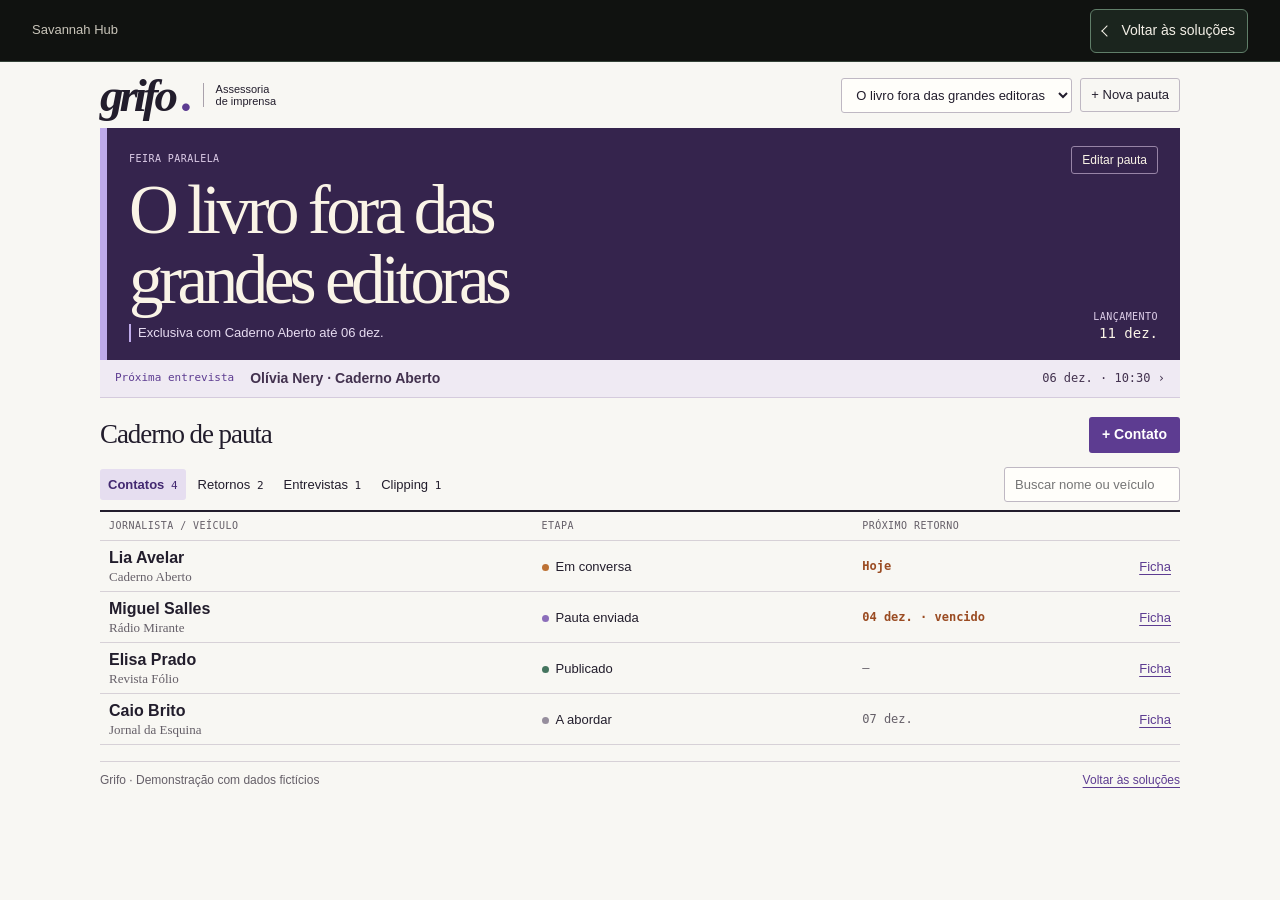
<file: demos/imprensa.html>
<!doctype html>
<html lang="pt-BR">
  <head>
    <meta charset="utf-8" />
    <meta name="viewport" content="width=device-width, initial-scale=1" />
    <title>Grifo — Assessoria de imprensa</title>
    <link rel="stylesheet" href="imprensa.css" />
    <script src="imprensa-registros.js" defer></script>
    <script src="imprensa.js" defer></script>
    <link rel="stylesheet" href="demo-navigation.css" />
  </head>
  <body>
    <div class="demo-return-bar"><span>Savannah Hub</span><a href="../index.html#solucoes">Voltar às soluções</a></div>
    <main>
      <header class="mast">
        <div class="signature">
          <b>
            grifo
            <i>.</i>
          </b>
          <span>
            Assessoria
            <br />
            de imprensa
          </span>
        </div>
        <nav aria-label="Pautas">
          <select id="campaign" aria-label="Escolher pauta"></select>
          <button id="new-campaign" class="quiet" type="button">
            + Nova pauta
          </button>
        </nav>
      </header>
      <div id="notice" class="notice" hidden>
        <span id="message" role="status"></span>
        <button id="undo" hidden type="button">Desfazer</button>
      </div>
      <section id="campaign-view" aria-label="Pauta selecionada">
        <div class="cover">
          <div class="cover-title">
            <span id="client"></span>
            <h1 id="headline"></h1>
            <p id="exclusive-summary" class="exclusive-line" hidden></p>
          </div>
          <div class="cover-meta">
            <button id="edit-campaign" class="on-ink" type="button">
              Editar pauta
            </button>
            <div>
              <small>Lançamento</small>
              <time id="launch"></time>
            </div>
          </div>
        </div>
        <button
          id="next-interview"
          class="interview-strip"
          type="button"
          hidden
        >
          <span class="kicker">Próxima entrevista</span>
          <strong></strong>
          <span class="slot"></span>
        </button>
        <section class="ledger" aria-labelledby="ledger-title">
          <div class="ledger-heading">
            <h2 id="ledger-title">Caderno de pauta</h2>
            <button id="new-contact" class="primary" type="button">
              + Contato
            </button>
          </div>
          <div class="controls">
            <div
              role="group"
              aria-label="Consultar acompanhamento da pauta"
              id="filters"
            >
              <button type="button" data-filter="all" aria-pressed="true">
                Contatos
                <span></span>
              </button>
              <button type="button" data-filter="due" aria-pressed="false">
                Retornos
                <span></span>
              </button>
              <button type="button" data-filter="agenda" aria-pressed="false">
                Entrevistas
                <span></span>
              </button>
              <button
                type="button"
                data-filter="published"
                aria-pressed="false"
              >
                Clipping
                <span></span>
              </button>
            </div>
            <input
              id="search"
              type="search"
              aria-label="Buscar por jornalista ou veículo"
              placeholder="Buscar nome ou veículo"
            />
          </div>
          <p class="context" id="filter-note" hidden></p>
          <div class="columns" aria-hidden="true">
            <span>Jornalista / Veículo</span>
            <span>Etapa</span>
            <span id="date-column">Próximo retorno</span>
            <span></span>
          </div>
          <ul id="contacts"></ul>
          <p class="empty" id="empty-list" hidden></p>
        </section>
      </section>
      <section id="empty-campaigns" hidden>
        <h1>Nenhuma pauta aberta</h1>
        <p>Use “Nova pauta” para começar.</p>
      </section>
      <footer>
        <span>Grifo · Demonstração com dados fictícios</span>
        <a href="../index.html#solucoes">Voltar às soluções</a>
      </footer>
    </main>

    <dialog id="profile-dialog" aria-labelledby="profile-name">
      <div class="profile-body">
        <div class="dialog-heading">
          <div>
            <p class="kicker" id="profile-outlet"></p>
            <h2 tabindex="-1" id="profile-name"></h2>
          </div>
          <button type="button" class="close" aria-label="Fechar">×</button>
        </div>
        <div class="profile-meta">
          <span class="stage" id="profile-stage"></span>
          <button type="button" class="text-button" id="edit-profile">
            Editar contato
          </button>
        </div>
        <p id="profile-notes"></p>
        <dl id="profile-facts"></dl>
        <div class="profile-actions">
          <button type="button" class="primary" data-new="history">
            Registrar conversa
          </button>
          <button type="button" class="quiet" data-new="interviews">
            Agendar entrevista
          </button>
          <button type="button" class="quiet" data-new="clips">
            Registrar matéria
          </button>
        </div>
        <div class="log-heading"><h3>Histórico do contato</h3></div>
        <ul id="profile-log"></ul>
      </div>
    </dialog>
    <dialog id="entry-dialog" aria-labelledby="entry-heading">
      <form id="entry-form">
        <div class="dialog-heading">
          <h2 tabindex="-1" id="entry-heading"></h2>
          <button type="button" class="close" aria-label="Fechar">×</button>
        </div>
        <label id="entry-person">
          Jornalista
          <select name="who" required></select>
        </label>
        <p id="entry-byline" class="byline"></p>
        <fieldset data-fields="history">
          <div class="pair">
            <label>
              Data da conversa
              <input name="date" type="date" required />
            </label>
            <label>
              Canal
              <select name="channel">
                <option>E-mail</option>
                <option>Telefone</option>
                <option>WhatsApp</option>
                <option>Presencial</option>
              </select>
            </label>
          </div>
          <label>
            O que foi combinado?
            <textarea
              name="summary"
              rows="3"
              maxlength="750"
              required
            ></textarea>
          </label>
          <label id="next-follow">
            Próximo retorno
            <small>(opcional)</small>
            <input name="next" type="date" />
            <small>Deixe em branco para encerrar o retorno atual.</small>
          </label>
        </fieldset>
        <fieldset data-fields="interviews">
          <label>
            Porta-voz
            <input
              type="text"
              name="source"
              maxlength="90"
              required
              placeholder="Nome de quem será entrevistado"
            />
          </label>
          <label>
            Data e horário
            <input name="start" type="datetime-local" required />
          </label>
          <div class="pair">
            <label>
              Duração
              <select name="minutes">
                <option value="15">15 minutos</option>
                <option value="30">30 minutos</option>
                <option value="45">45 minutos</option>
                <option value="60">1 hora</option>
              </select>
            </label>
            <label>
              Formato
              <select name="medium">
                <option>Telefone</option>
                <option>Videochamada</option>
                <option>Presencial</option>
              </select>
            </label>
          </div>
          <label>
            Local ou instruções
            <small>(opcional)</small>
            <input type="text" name="place" maxlength="160" />
          </label>
          <label id="meeting-state">
            Situação
            <select name="status">
              <option value="scheduled">Agendada</option>
              <option value="done">Realizada</option>
              <option value="canceled">Cancelada</option>
            </select>
          </label>
        </fieldset>
        <fieldset data-fields="clips">
          <label>
            Título da matéria
            <input name="title" type="text" required maxlength="150" />
          </label>
          <div class="pair">
            <label>
              Publicação
              <input name="date" type="date" required />
            </label>
            <label>
              Formato
              <select name="format">
                <option>Online</option>
                <option>Impresso</option>
                <option>Rádio</option>
                <option>TV</option>
                <option>Podcast</option>
              </select>
            </label>
          </div>
          <label>
            Link da matéria
            <small>(opcional)</small>
            <input
              name="url"
              type="url"
              placeholder="https://"
              maxlength="750"
            />
          </label>
          <a
            id="entry-read-clip"
            target="_blank"
            rel="noopener noreferrer"
            hidden
          >
            Ler matéria
          </a>
        </fieldset>
        <p id="entry-error" role="alert" hidden></p>
        <div class="actions">
          <button type="button" class="danger" id="remove-entry">
            Excluir registro
          </button>
          <button class="primary" type="submit" id="save-entry">Salvar</button>
        </div>
      </form>
    </dialog>
    <dialog id="campaign-dialog" aria-labelledby="campaign-heading">
      <form id="campaign-form">
        <div class="dialog-heading">
          <h2 id="campaign-heading" tabindex="-1">Nova pauta</h2>
          <button type="button" class="close" aria-label="Fechar">×</button>
        </div>
        <label>
          Título da pauta
          <input name="headline" required maxlength="100" autocomplete="off" />
        </label>
        <label>
          Cliente
          <input name="client" required maxlength="70" autocomplete="off" />
        </label>
        <label>
          Data de lançamento
          <input name="launch" type="date" />
        </label>
        <p id="remove-hint" class="hint" hidden>
          Excluir a pauta também remove seus contatos desta lista.
        </p>
        <div class="actions">
          <button id="delete-campaign" class="danger" type="button">
            Excluir pauta
          </button>
          <button class="primary" type="submit">Salvar pauta</button>
        </div>
      </form>
    </dialog>
    <dialog id="contact-dialog" aria-labelledby="contact-heading">
      <form id="contact-form">
        <div class="dialog-heading">
          <h2 id="contact-heading" tabindex="-1">Adicionar contato</h2>
          <button type="button" class="close" aria-label="Fechar">×</button>
        </div>
        <div class="pair">
          <label>
            Jornalista
            <input name="name" required maxlength="70" autocomplete="off" />
          </label>
          <label>
            Veículo
            <input name="outlet" required maxlength="70" autocomplete="off" />
          </label>
        </div>
        <label>
          E-mail
          <small>(opcional)</small>
          <input name="email" type="email" maxlength="150" autocomplete="off" />
        </label>
        <label>
          Etapa
          <select name="stage"></select>
        </label>
        <label id="follow-field">
          Próximo retorno
          <input name="follow" type="date" />
        </label>
        <details id="exclusive-options">
          <summary>Exclusividade com o veículo</summary>
          <label id="exclusive-field">
            Reservar a exclusiva até
            <input name="exclusive" type="date" />
          </label>
          <p class="hint" id="exclusive-hint"></p>
        </details>
        <fieldset id="clip-fields" hidden>
          <legend>Publicação</legend>
          <label>
            Data da publicação
            <input name="published" type="date" />
          </label>
          <label>
            Link da matéria
            <small>(opcional)</small>
            <input
              name="url"
              type="url"
              placeholder="https://"
              maxlength="750"
            />
          </label>
          <a
            id="read-clip"
            href="#"
            target="_blank"
            rel="noopener noreferrer"
            hidden
          >
            Abrir matéria
          </a>
        </fieldset>
        <label>
          Notas da conversa
          <textarea name="notes" rows="2" maxlength="750"></textarea>
        </label>
        <div class="actions">
          <button id="delete-contact" class="danger" type="button">
            Excluir contato
          </button>
          <button class="primary" type="submit">Salvar contato</button>
        </div>
      </form>
    </dialog>
  </body>
</html>
</file>
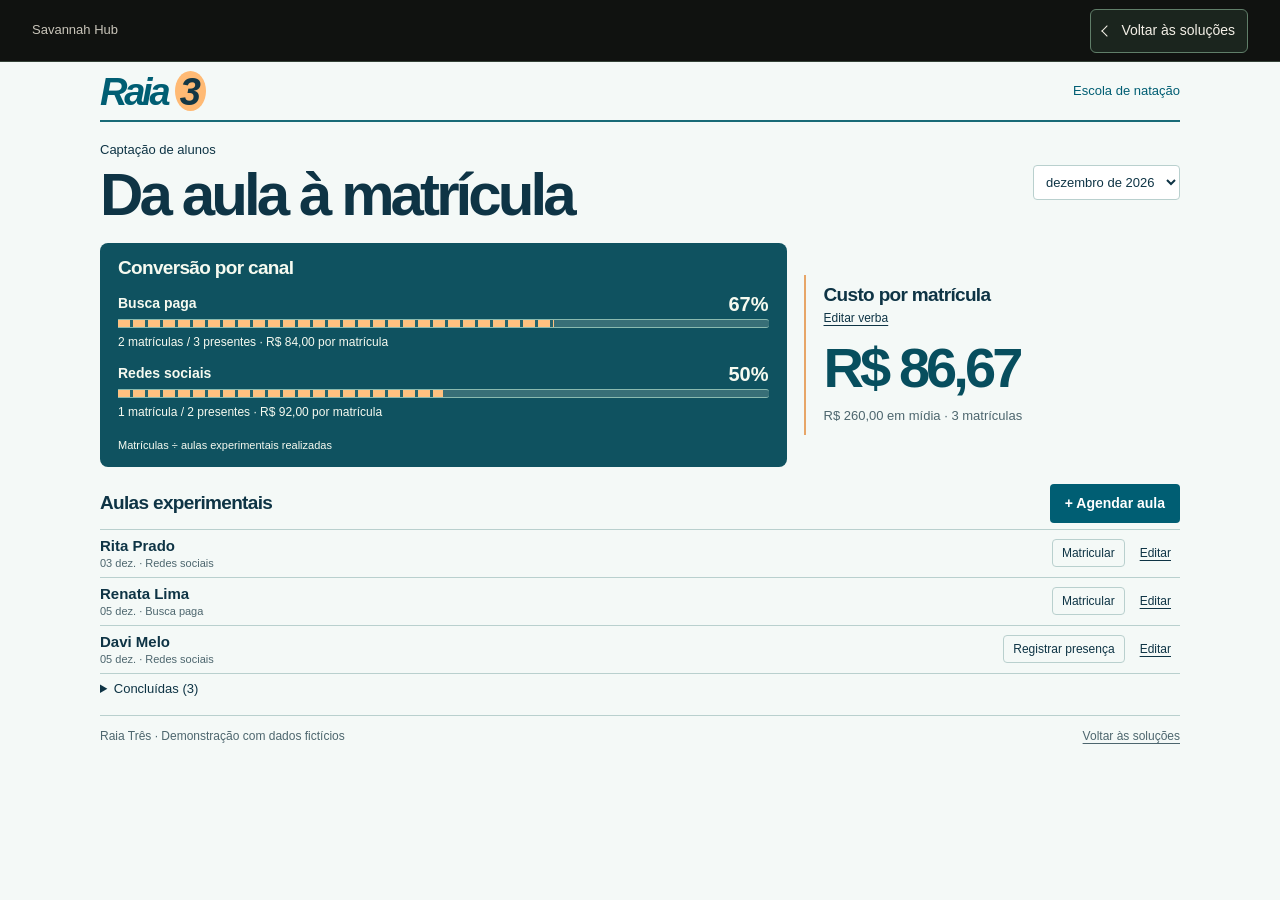
<file: demos/natacao.html>
<!doctype html>
<html lang="pt-BR">
  <head>
    <meta charset="utf-8" />
    <meta name="viewport" content="width=device-width,initial-scale=1" />
    <title>Raia Três — Captação de alunos</title>
    <link rel="stylesheet" href="balcao.css" />
    <link rel="stylesheet" href="natacao.css" />
    <script src="balcao.js" defer></script>
    <script src="natacao.js" defer></script>
    <link rel="stylesheet" href="demo-navigation.css" />
  </head>
  <body>
    <div class="demo-return-bar"><span>Savannah Hub</span><a href="../index.html#solucoes">Voltar às soluções</a></div>
    <main>
      <header>
        <b class="raia">Raia <i>3</i></b
        ><span>Escola de natação</span>
      </header>
      <div class="notice" id="notice" hidden>
        <span role="status"></span
        ><button type="button" hidden>Desfazer</button>
      </div>
      <div class="swimhead">
        <div>
          <small>Captação de alunos</small>
          <h1>Da aula à matrícula</h1>
        </div>
        <select id="period" aria-label="Período do relatório"></select>
      </div>
      <div class="pool-layout">
        <section class="pool">
          <h2>Conversão por canal</h2>
          <div class="lanes" id="lanes"></div>
          <small>Matrículas ÷ aulas experimentais realizadas</small>
        </section>
        <section class="spend">
          <div class="between">
            <h2>Custo por matrícula</h2>
            <button class="subtle" id="edit-budget">Editar verba</button>
          </div>
          <strong id="cpa"></strong>
          <p id="spend-note"></p>
        </section>
      </div>
      <section class="trials">
        <div class="between">
          <h2>Aulas experimentais</h2>
          <button class="primary" id="new-trial">+ Agendar aula</button>
        </div>
        <ul id="trial-list"></ul>
        <details id="closed">
          <summary id="closed-label">Concluídas</summary>
          <ul id="finished"></ul>
        </details>
      </section>
      <dialog id="trial" aria-labelledby="trial-heading">
        <form>
          <div class="between">
            <h2 id="trial-heading" tabindex="-1">Agendar aula</h2>
            <button type="button" data-close aria-label="Fechar">×</button>
          </div>
          <label
            >Aluno<input name="name" type="text" required maxlength="65"
          /></label>
          <div class="two">
            <label>Data da aula<input name="date" type="date" required /></label
            ><label
              >Origem<select name="channel">
                <option value="busca">Busca paga</option>
                <option value="social">Redes sociais</option>
              </select></label
            >
          </div>
          <label
            >Situação<select name="status">
              <option value="agendada">Agendada</option>
              <option value="presente">Compareceu</option>
              <option value="matricula">Matriculado</option>
              <option value="faltou">Faltou</option>
            </select></label
          >
          <div class="actions">
            <button type="button" class="danger">Excluir aula</button
            ><button type="submit" class="primary">Salvar aula</button>
          </div>
        </form>
      </dialog>
      <dialog id="budget" aria-labelledby="budget-heading">
        <form>
          <div class="between">
            <h2 id="budget-heading" tabindex="-1">Verba de mídia</h2>
            <button type="button" data-close aria-label="Fechar">×</button>
          </div>
          <p id="budget-period"></p>
          <label
            >Busca paga (R$)<input
              type="number"
              name="busca"
              min="0"
              max="1000000"
              step=".01"
              required /></label
          ><label
            >Redes sociais (R$)<input
              type="number"
              name="social"
              min="0"
              max="1000000"
              step=".01"
              required
          /></label>
          <div class="actions">
            <button type="submit" class="primary">Salvar verba</button>
          </div>
        </form>
      </dialog>
    </main>
    <footer>
      <span>Raia Três · Demonstração com dados fictícios</span
      ><a href="../index.html#solucoes">Voltar às soluções</a>
    </footer>
  </body>
</html>
</file>
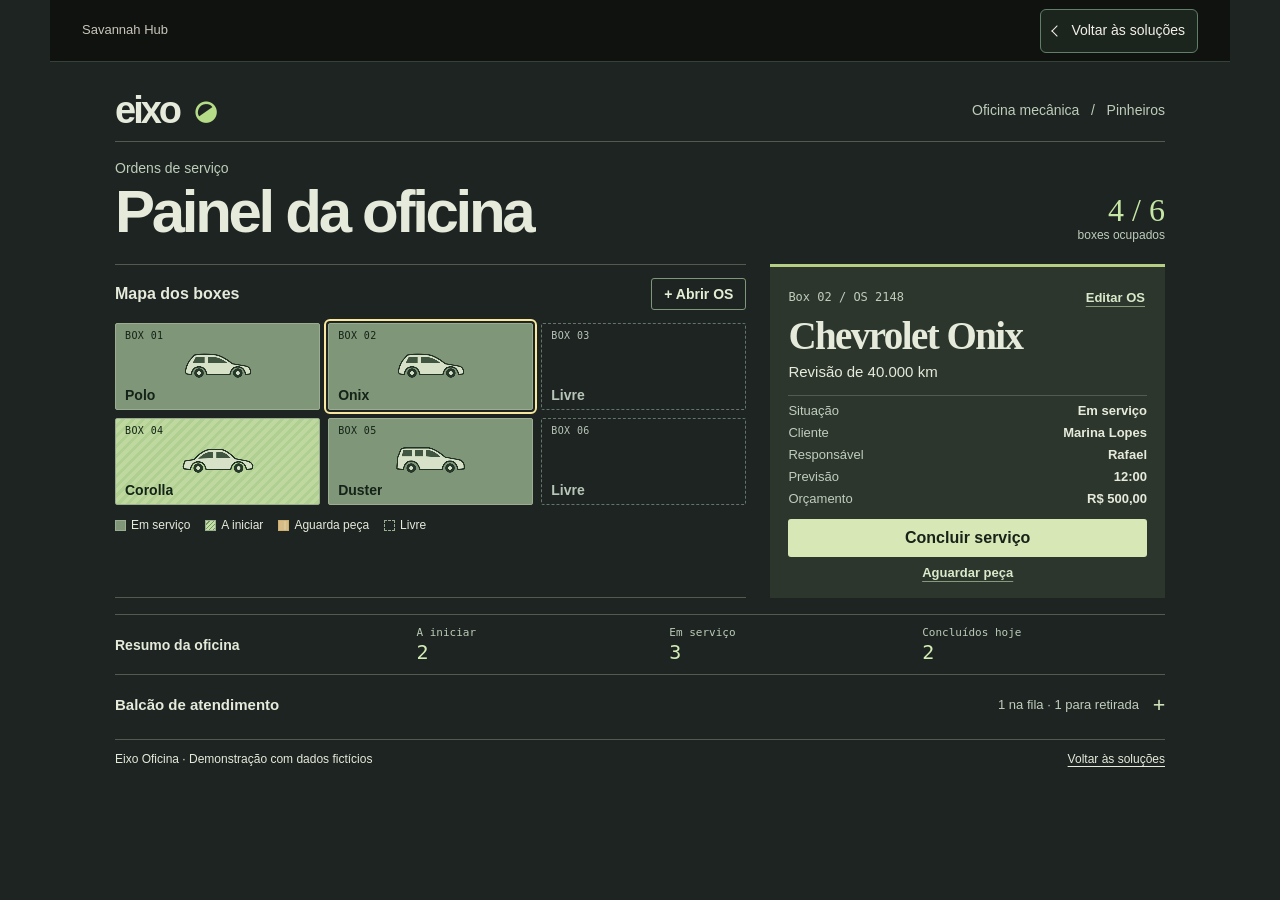
<file: demos/oficina.html>
<!doctype html>
<html lang="pt-BR">
  <head>
    <meta charset="utf-8" />
    <meta name="viewport" content="width=device-width, initial-scale=1" />
    <title>Eixo Oficina — Painel de serviços</title>
    <link rel="stylesheet" href="demos.css" />
    <script src="balcao.js" defer></script>
    <script src="oficina.js" defer></script>
    <link rel="stylesheet" href="demo-navigation.css" />
  </head>
  <body class="workshop">
    <div class="demo-return-bar"><span>Savannah Hub</span><a href="../index.html#solucoes">Voltar às soluções</a></div>
    <main>
      <header>
        <b class="wordmark">
          eixo
          <span aria-hidden="true">◒</span>
        </b>
        <span>Oficina mecânica &nbsp; / &nbsp; Pinheiros</span>
      </header>
      <div class="workshop-heading">
        <div>
          <small>Ordens de serviço</small>
          <h1>Painel da oficina</h1>
        </div>
        <div class="bay-count">
          <b id="occupied-count"></b>
          <small>boxes ocupados</small>
        </div>
      </div>
      <div id="notice" class="shop-notice" hidden>
        <span role="status"></span>
        <button type="button" hidden>Desfazer exclusão</button>
      </div>
      <div class="workshop-layout">
        <section class="floor" aria-labelledby="floor-title">
          <div class="sectionline">
            <b id="floor-title">Mapa dos boxes</b>
            <button type="button" id="new-job" class="shop-secondary">
              + Abrir OS
            </button>
          </div>
          <div id="bays"></div>
          <div class="bay-legend" aria-hidden="true">
            <span>Em serviço</span>
            <span>A iniciar</span>
            <span>Aguarda peça</span>
            <span>Livre</span>
          </div>
        </section>
        <section
          class="service-detail"
          aria-label="Ordem de serviço selecionada"
        >
          <div class="detail-heading">
            <small id="job-id"></small>
            <button id="edit-job" type="button" class="text-action">
              Editar OS
            </button>
          </div>
          <h2 id="vehicle"></h2>
          <p id="service-name"></p>
          <dl id="job-details">
            <div>
              <dt>Situação</dt>
              <dd id="job-state"></dd>
            </div>
            <div hidden>
              <dt>Placa</dt>
              <dd id="plate"></dd>
            </div>
            <div>
              <dt>Cliente</dt>
              <dd id="customer"></dd>
            </div>
            <div>
              <dt>Responsável</dt>
              <dd id="technician"></dd>
            </div>
            <div>
              <dt>Previsão</dt>
              <dd id="due"></dd>
            </div>
            <div>
              <dt>Orçamento</dt>
              <dd id="job-total"></dd>
            </div>
          </dl>
          <button type="button" id="job-action"></button>
          <button type="button" id="from-queue" class="text-action" hidden>
            Trazer veículo da fila
          </button>
          <button type="button" id="pause-job" class="text-action" hidden>
            Aguardar peça
          </button>
          <p id="job-feedback" role="status"></p>
        </section>
      </div>
      <section class="workshop-totals" aria-label="Resumo da oficina">
        <b>Resumo da oficina</b>
        <div>
          <span>A iniciar</span>
          <strong id="waiting-count"></strong>
        </div>
        <div>
          <span>Em serviço</span>
          <strong id="active-count"></strong>
        </div>
        <div>
          <span>Concluídos hoje</span>
          <strong id="done-count"></strong>
        </div>
      </section>
      <details id="desk" class="desk">
        <summary>
          <b>Balcão de atendimento</b>
          <span id="desk-summary"></span>
        </summary>
        <div
          class="desk-filters"
          role="group"
          aria-label="Filtrar ordens do balcão"
        >
          <button type="button" data-filter="queue">Fila de espera</button>
          <button type="button" data-filter="ready">Para retirada</button>
          <button type="button" data-filter="delivered">Entregues</button>
        </div>
        <ul id="desk-list"></ul>
      </details>
    </main>
    <dialog id="order-dialog" aria-labelledby="order-heading">
      <form id="order-form">
        <div class="form-heading">
          <h2 id="order-heading" tabindex="-1">Abrir ordem de serviço</h2>
          <button type="button" data-close aria-label="Fechar">×</button>
        </div>
        <div class="pair">
          <label>
            Cliente
            <input
              name="customer"
              type="text"
              required
              maxlength="64"
              autocomplete="off"
            />
          </label>
          <label>
            Modelo do veículo
            <input
              name="model"
              type="text"
              placeholder="Ex.: Onix"
              required
              maxlength="45"
            />
          </label>
        </div>
        <label>
          Serviço solicitado
          <input
            name="service"
            type="text"
            required
            maxlength="100"
            placeholder="Ex.: revisão de 40.000 km"
          />
        </label>
        <div class="pair">
          <label id="bay-field">
            Local do atendimento
            <select name="bay"></select>
          </label>
          <label>
            Responsável
            <select name="tech"></select>
          </label>
        </div>
        <label>
          Previsão de entrega
          <input type="datetime-local" name="due" required />
        </label>
        <details class="order-extra">
          <summary>Veículo e orçamento</summary>
          <div class="pair">
            <label>
              Marca
              <input name="make" type="text" maxlength="40" />
            </label>
            <label>
              Carroceria
              <select name="body">
                <option value="hatch">Hatch</option>
                <option value="sedan">Sedã</option>
                <option value="suv">SUV</option>
              </select>
            </label>
          </div>
          <label>
            Placa
            <small>(opcional)</small>
            <input
              name="plate"
              type="text"
              maxlength="8"
              placeholder="ABC1D23"
              autocapitalize="characters"
              autocomplete="off"
            />
          </label>
          <div class="pair">
            <label>
              Peças (R$)
              <input
                name="parts"
                type="number"
                min="0"
                max="999999"
                step="0.01"
                inputmode="decimal"
              />
            </label>
            <label>
              Mão de obra (R$)
              <input
                name="labor"
                type="number"
                min="0"
                max="999999"
                step="0.01"
                inputmode="decimal"
              />
            </label>
          </div>
          <div class="quote-total">
            <span>Orçamento estimado</span>
            <output id="estimate"></output>
          </div>
        </details>
        <p class="form-error" role="status" id="form-error"></p>
        <div class="form-actions">
          <button class="danger" id="delete-job" type="button">
            Excluir OS
          </button>
          <button type="submit" class="shop-primary" id="save-job">
            Abrir OS
          </button>
        </div>
      </form>
    </dialog>
    <footer>
      <span>Eixo Oficina · Demonstração com dados fictícios</span>
      <a href="../index.html#solucoes">Voltar às soluções</a>
    </footer>
  </body>
</html>
</file>
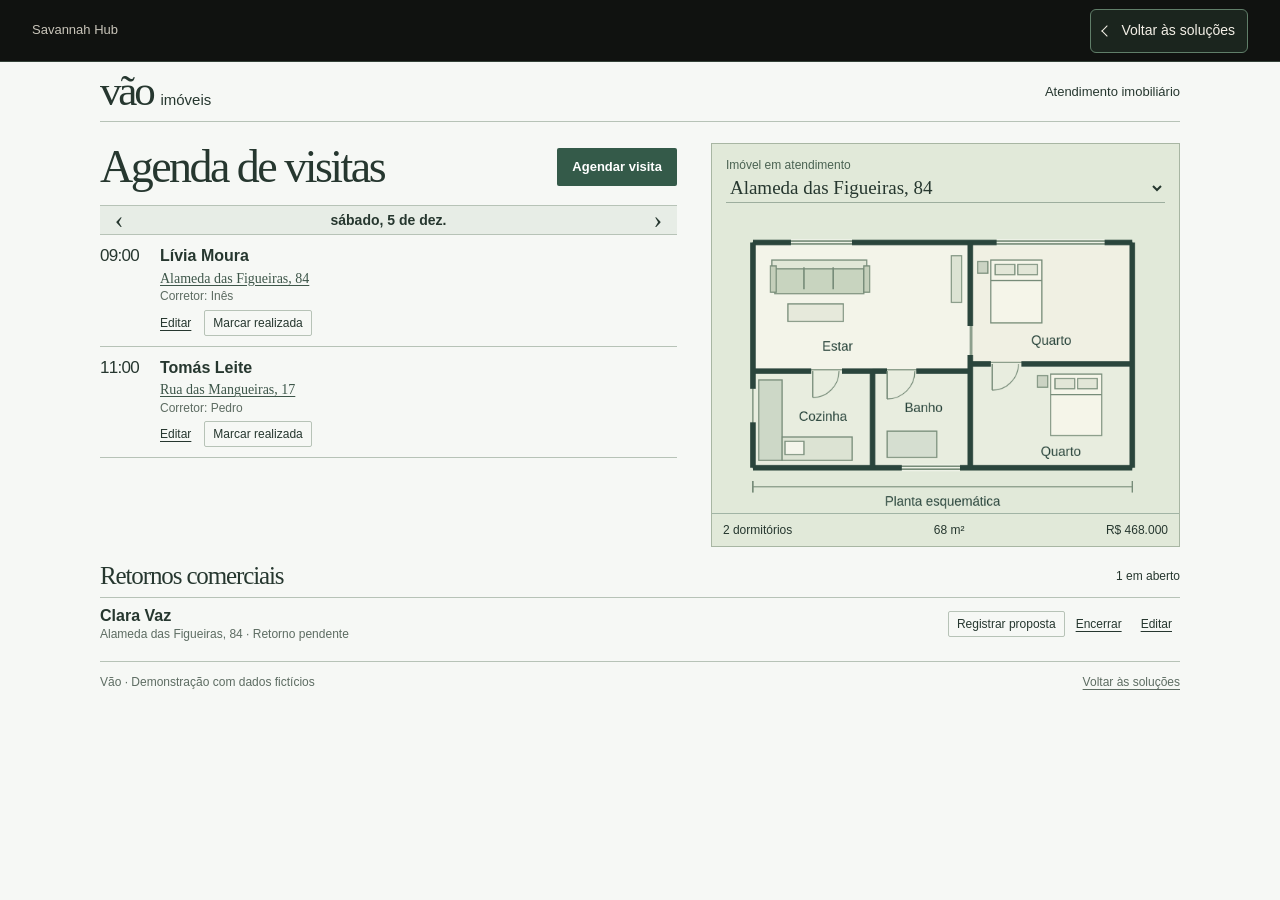
<file: demos/visitas.html>
<!doctype html>
<html lang="pt-BR">
  <head>
    <meta charset="utf-8" />
    <meta name="viewport" content="width=device-width,initial-scale=1" />
    <title>Vão — Agenda de visitas</title>
    <link rel="stylesheet" href="balcao.css" />
    <link rel="stylesheet" href="visitas.css" />
    <script src="balcao.js" defer></script>
    <script src="visitas.js" defer></script>
    <link rel="stylesheet" href="demo-navigation.css" />
  </head>
  <body>
    <div class="demo-return-bar"><span>Savannah Hub</span><a href="../index.html#solucoes">Voltar às soluções</a></div>
    <main>
      <header>
        <div class="vao">vão<small>imóveis</small></div>
        <span>Atendimento imobiliário</span>
      </header>
      <div class="notice" id="notice" hidden>
        <span role="status"></span
        ><button type="button" hidden>Desfazer</button>
      </div>
      <div class="visit-layout">
        <section class="agenda">
          <div class="between">
            <h1>Agenda de visitas</h1>
            <button id="new-visit" class="primary">Agendar visita</button>
          </div>
          <div class="datebar">
            <button id="prev" aria-label="Dia anterior">‹</button
            ><label
              ><span id="calendar-label"></span
              ><input
                type="date"
                id="day"
                required
                aria-label="Dia da agenda" /></label
            ><button id="next" aria-label="Próximo dia">›</button>
          </div>
          <ul id="appointments"></ul>
          <p class="empty" id="no-visits" hidden>Nenhuma visita neste dia.</p>
        </section>
        <section class="property">
          <div class="prop-title">
            <small>Imóvel em atendimento</small
            ><select id="property" aria-label="Ver planta do imóvel"></select>
          </div>
          <canvas
            id="floorplan"
            width="640"
            height="424"
            role="img"
            aria-label="Planta esquemática do imóvel selecionado"
          ></canvas>
          <div class="specs">
            <span id="rooms"></span><span id="area"></span
            ><span id="price"></span>
          </div>
        </section>
      </div>
      <div class="next-moves">
        <div class="between">
          <h2>Retornos comerciais</h2>
          <span id="returns-count"></span>
        </div>
        <ul id="returns"></ul>
      </div>
      <dialog id="visit" aria-labelledby="visit-heading">
        <form>
          <div class="between">
            <h2 id="visit-heading" tabindex="-1">Agendar visita</h2>
            <button type="button" data-close aria-label="Fechar">×</button>
          </div>
          <label
            >Cliente<input
              name="client"
              type="text"
              required
              maxlength="70" /></label
          ><label>Imóvel<select name="property"></select></label>
          <div class="two">
            <label>Data<input name="day" type="date" required /></label
            ><label>Horário<select name="time"></select></label>
          </div>
          <label
            >Corretor<select name="agent">
              <option>Inês</option>
              <option>Pedro</option>
            </select></label
          ><label
            >Situação<select name="stage">
              <option value="visit">Visita agendada</option>
              <option value="follow">Retorno pendente</option>
              <option value="proposta">Proposta enviada</option>
              <option value="ganha">Negócio fechado</option>
              <option value="perdida">Atendimento encerrado</option>
            </select></label
          >
          <p class="error" role="status" id="visit-error"></p>
          <div class="actions">
            <button type="button" class="danger">Excluir visita</button
            ><button type="submit" class="primary">Salvar visita</button>
          </div>
        </form>
      </dialog>
    </main>
    <footer>
      <span>Vão · Demonstração com dados fictícios</span
      ><a href="../index.html#solucoes">Voltar às soluções</a>
    </footer>
  </body>
</html>
</file>
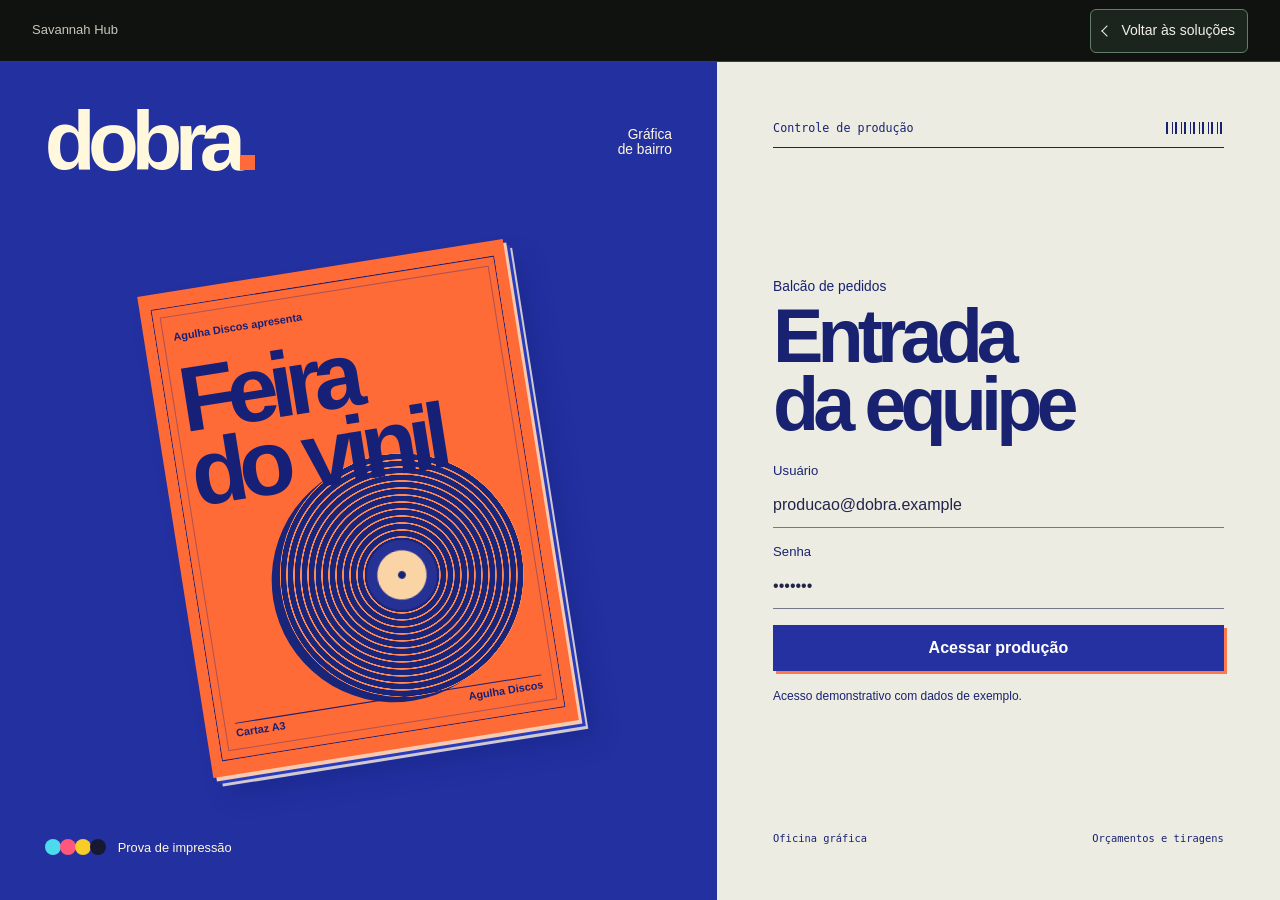
<file: demos/acessos/dobra.html>
<!doctype html>
<html lang="pt-BR">
<head>
  <meta charset="utf-8">
  <meta name="viewport" content="width=device-width, initial-scale=1">
  <title>Dobra — Acesso demonstrativo</title>
  <link rel="stylesheet" href="../demo-navigation.css">
  <link rel="stylesheet" href="../acesso.css">
  <link rel="stylesheet" href="dobra.css">
  <script src="../acesso.js" defer></script>
</head>
<body>
  <nav class="demo-return-bar" aria-label="Savannah Hub"><span>Savannah Hub</span><a href="../../index.html#solucoes">Voltar às soluções</a></nav>
  <main class="access-page press">
    <section class="artboard" aria-labelledby="dobra-name">
      <header><h1 id="dobra-name">dobra<span aria-hidden="true"></span></h1><p>Gráfica<br>de bairro</p></header>
      <div class="proof-table"><figure class="print-sheet">
        <div class="crop-marks" aria-hidden="true"></div>
        <figcaption>Agulha Discos apresenta</figcaption>
        <div class="poster-title">Feira<br>do vinil</div><div class="vinyl" aria-hidden="true"></div>
        <footer><span>Cartaz A3</span><span>Agulha Discos</span></footer>
      </figure></div>
      <div class="swatch-key"><span class="ink-dots" aria-hidden="true"><i></i><i></i><i></i><i></i></span>Prova de impressão</div>
    </section>
    <section class="print-order">
      <div class="order-num"><span>Controle de produção</span><i aria-hidden="true"></i></div>
      <div class="typeset"><p>Balcão de pedidos</p><h2>Entrada<br> da equipe</h2></div>
      <form class="login" id="access-form" data-target="../grafica.html" autocomplete="off">
        <label>Usuário<input id="user" type="email" value="producao@dobra.example" required spellcheck="false" autocapitalize="none" autocomplete="off"></label>
        <label>Senha<input id="password" type="password" value="demo123" required autocomplete="off"></label>
        <p class="access-error" role="alert" hidden></p>
        <button class="enter" type="submit">Acessar produção</button>
        <small class="demo-note">Acesso demonstrativo com dados de exemplo.</small>
      </form>
      <div class="paper-foot"><span>Oficina gráfica</span><span>Orçamentos e tiragens</span></div>
    </section>
  </main>
</body>
</html>
</file>
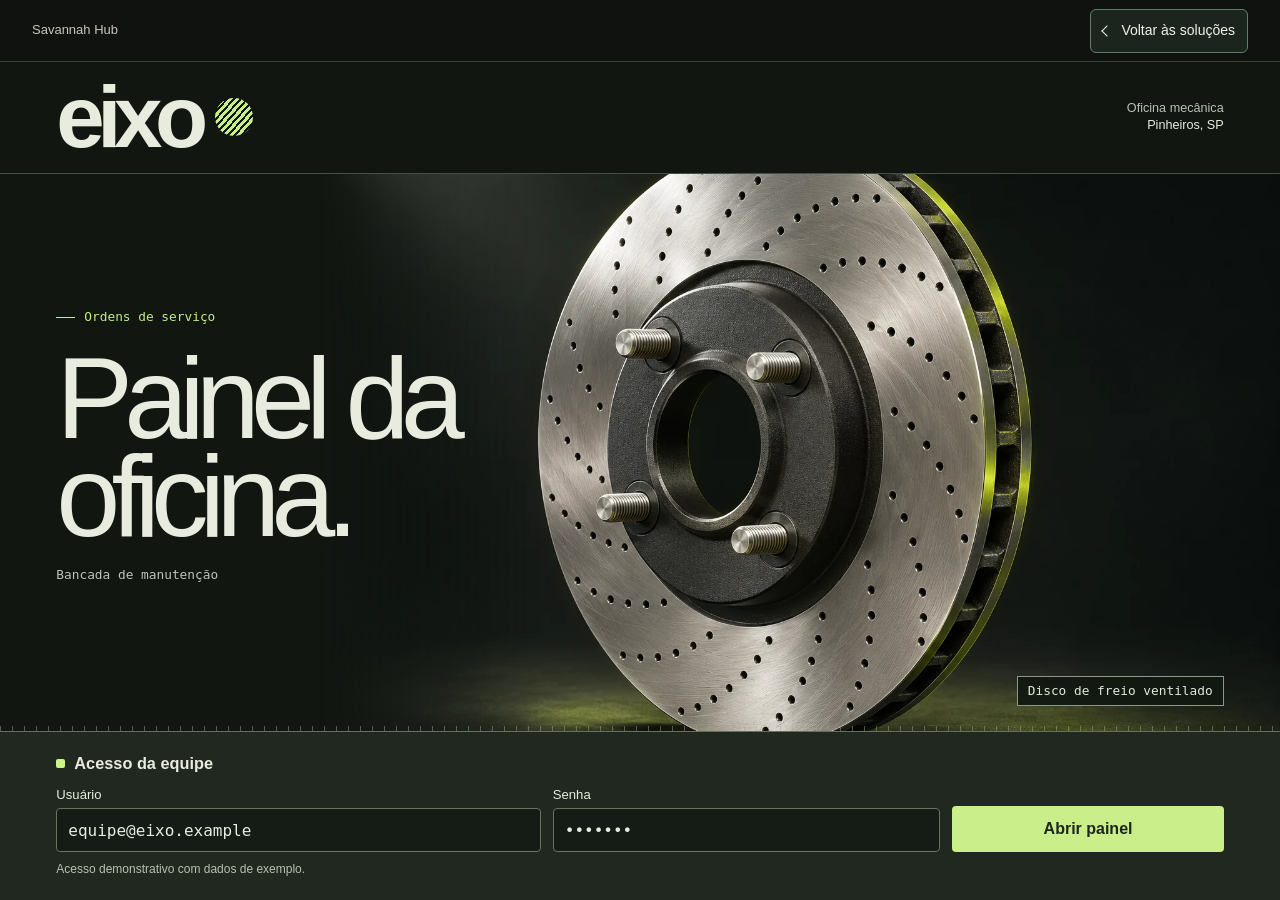
<file: demos/acessos/eixo.html>
<!doctype html>
<html lang="pt-BR">
<head>
  <meta charset="utf-8">
  <meta name="viewport" content="width=device-width, initial-scale=1">
  <title>Eixo Oficina — Acesso demonstrativo</title>
  <link rel="stylesheet" href="../demo-navigation.css">
  <link rel="stylesheet" href="../acesso.css">
  <link rel="stylesheet" href="eixo.css">
  <script src="../acesso.js" defer></script>
</head>
<body>
  <nav class="demo-return-bar" aria-label="Savannah Hub"><span>Savannah Hub</span><a href="../../index.html#solucoes">Voltar às soluções</a></nav>
  <main class="access-page bench">
    <header class="workshop-head">
      <h1 class="eixo-logo">eixo<span class="rotor-mark" aria-hidden="true"></span></h1>
      <p>Oficina mecânica<br><strong>Pinheiros, SP</strong></p>
    </header>
    <section class="instrument" aria-label="Bancada de manutenção">
      <div class="part-copy"><p class="micro">Ordens de serviço</p><h2>Painel da<br>oficina.</h2>
        <p class="part-code">Bancada de manutenção</p></div>
      <figure class="rotor"><img src="../media/eixo-rotor.webp" alt="Disco de freio ventilado com cubo e prisioneiros em aço usinado">
        <figcaption>Disco de freio ventilado</figcaption></figure>
      <div class="calibration" aria-hidden="true"></div>
    </section>
    <section class="dock"><div class="dock-title"><span class="pilot" aria-hidden="true"></span><h2>Acesso da equipe</h2></div>
      <form class="login" id="access-form" data-target="../oficina.html" autocomplete="off">
        <label>Usuário<input id="user" type="email" value="equipe@eixo.example" required spellcheck="false" autocapitalize="none" autocomplete="off"></label>
        <label>Senha<input id="password" type="password" value="demo123" required autocomplete="off"></label>
        <p class="access-error" role="alert" hidden></p>
        <button class="enter" type="submit">Abrir painel</button>
        <small class="demo-note">Acesso demonstrativo com dados de exemplo.</small>
      </form>
    </section>
  </main>
</body>
</html>
</file>
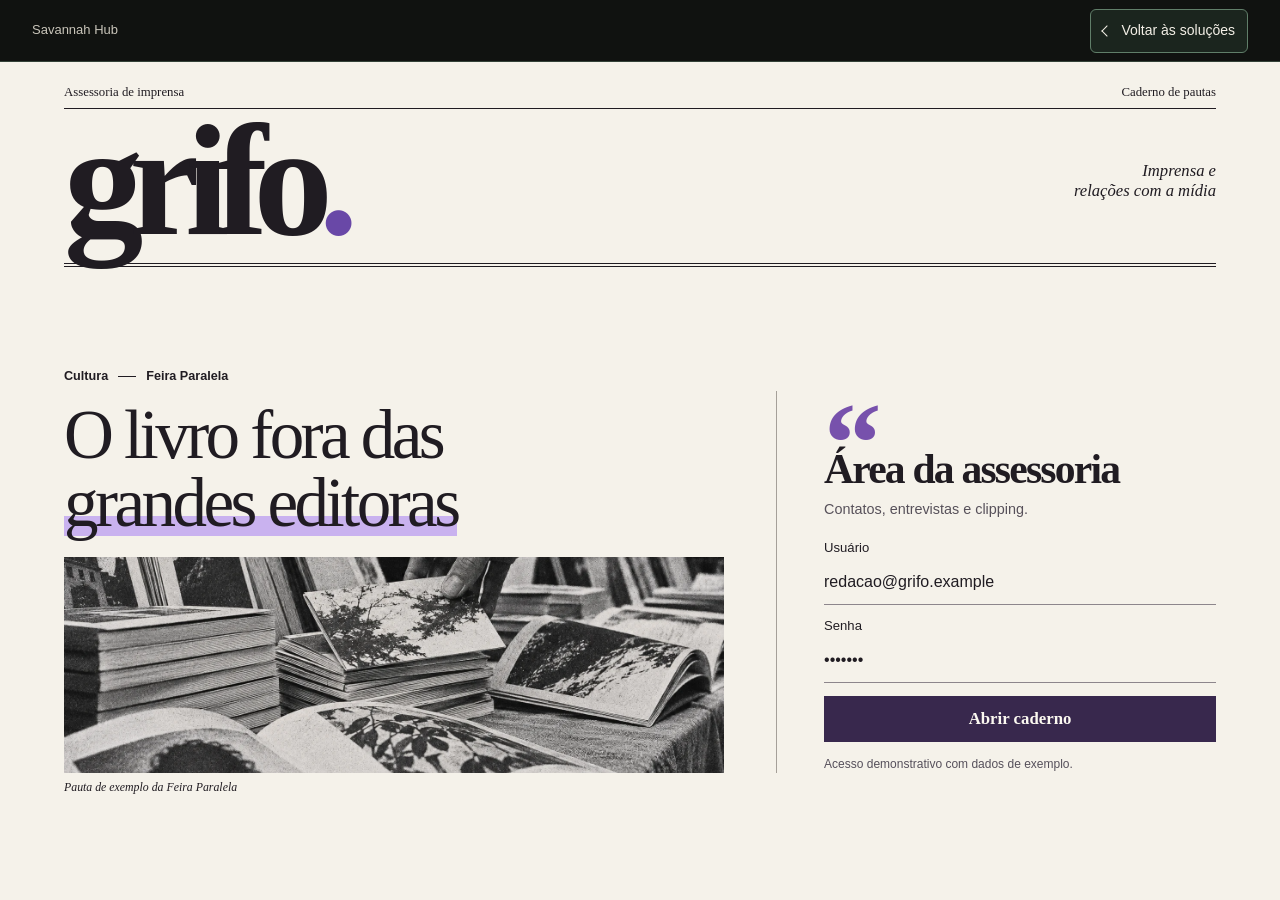
<file: demos/acessos/grifo.html>
<!doctype html>
<html lang="pt-BR">
<head>
  <meta charset="utf-8">
  <meta name="viewport" content="width=device-width, initial-scale=1">
  <title>Grifo — Acesso demonstrativo</title>
  <link rel="stylesheet" href="../demo-navigation.css">
  <link rel="stylesheet" href="../acesso.css">
  <link rel="stylesheet" href="grifo.css">
  <script src="../acesso.js" defer></script>
</head>
<body>
  <nav class="demo-return-bar" aria-label="Savannah Hub"><span>Savannah Hub</span><a href="../../index.html#solucoes">Voltar às soluções</a></nav>
  <main class="access-page gazette">
    <div class="news-dateline"><span>Assessoria de imprensa</span><span>Caderno de pautas</span></div>
    <header class="nameplate"><h1>grifo<span>.</span></h1><p>Imprensa e<br>relações com a mídia</p></header>
    <div class="edition">
      <article class="press-story"><p class="section-name">Cultura <i></i> Feira Paralela</p>
        <h2>O livro fora das<br><mark>grandes editoras</mark></h2>
        <figure><img src="../media/grifo-editoras.webp" alt="Uma mão escolhe um livro entre as pilhas de publicações independentes"><figcaption>Pauta de exemplo da Feira Paralela</figcaption></figure>
      </article>
      <section class="press-access"><div class="quote-insignia" aria-hidden="true">“</div>
        <h2>Área da assessoria</h2><p>Contatos, entrevistas e clipping.</p>
        <form class="login" id="access-form" data-target="../imprensa.html" autocomplete="off">
        <label>Usuário<input id="user" type="email" value="redacao@grifo.example" required spellcheck="false" autocapitalize="none" autocomplete="off"></label>
        <label>Senha<input id="password" type="password" value="demo123" required autocomplete="off"></label>
        <p class="access-error" role="alert" hidden></p>
        <button class="enter" type="submit">Abrir caderno</button>
        <small class="demo-note">Acesso demonstrativo com dados de exemplo.</small>
      </form>
      </section>
    </div>
  </main>
</body>
</html>
</file>
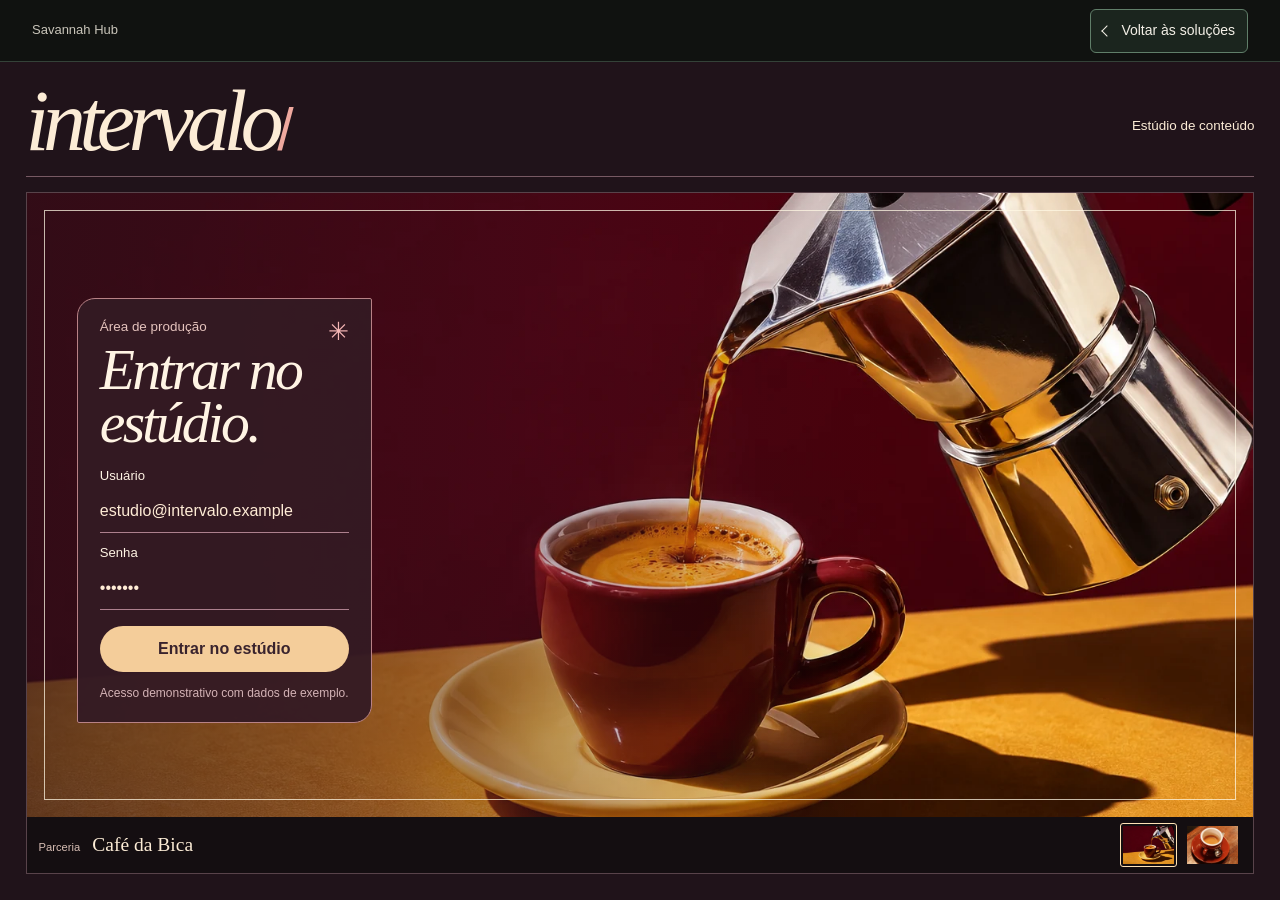
<file: demos/acessos/intervalo.html>
<!doctype html>
<html lang="pt-BR">
<head>
  <meta charset="utf-8">
  <meta name="viewport" content="width=device-width, initial-scale=1">
  <title>Intervalo — Acesso demonstrativo</title>
  <link rel="stylesheet" href="../demo-navigation.css">
  <link rel="stylesheet" href="../acesso.css">
  <link rel="stylesheet" href="intervalo.css">
  <script src="../acesso.js" defer></script>
  <script src="intervalo.js" defer></script>
</head>
<body>
  <nav class="demo-return-bar" aria-label="Savannah Hub"><span>Savannah Hub</span><a href="../../index.html#solucoes">Voltar às soluções</a></nav>
  <main class="access-page lightroom">
    <header class="studio-head"><h1>intervalo<i aria-hidden="true">/</i></h1><p>Estúdio de conteúdo</p></header>
    <div class="edit-grid">
      <section class="proof-desk" aria-label="Provas da campanha Café da Bica">
        <div class="viewfinder"><img id="proof-image" src="../media/intervalo-editorial.webp" alt="Campanha de café, com cafeteira cromada e xícara bordô em luz de estúdio"><b aria-hidden="true"></b></div>
        <div class="contact-strip"><div><small>Parceria</small><strong>Café da Bica</strong></div>
          <div class="frames" role="group" aria-label="Selecionar prova fotográfica">
            <button type="button" aria-label="Prova de estúdio" aria-pressed="true" data-alt="Campanha de café, com cafeteira cromada e xícara bordô em luz de estúdio"><img src="../media/intervalo-editorial.webp" alt=""></button>
            <button type="button" aria-label="Prova no balcão" aria-pressed="false" data-alt="Espresso servido em uma xícara sobre o balcão de madeira"><img src="../media/prova-cafe.webp" alt=""></button>
          </div></div>
      </section>
      <section class="studio-account"><span class="aperture" aria-hidden="true">✳︎</span><div><p>Área de produção</p><h2>Entrar no<br> estúdio.</h2></div>
        <form class="login" id="access-form" data-target="../criadores.html" autocomplete="off">
        <label>Usuário<input id="user" type="email" value="estudio@intervalo.example" required spellcheck="false" autocapitalize="none" autocomplete="off"></label>
        <label>Senha<input id="password" type="password" value="demo123" required autocomplete="off"></label>
        <p class="access-error" role="alert" hidden></p>
        <button class="enter" type="submit">Entrar no estúdio</button>
        <small class="demo-note">Acesso demonstrativo com dados de exemplo.</small>
      </form>
      </section>
    </div>
  </main>
</body>
</html>
</file>
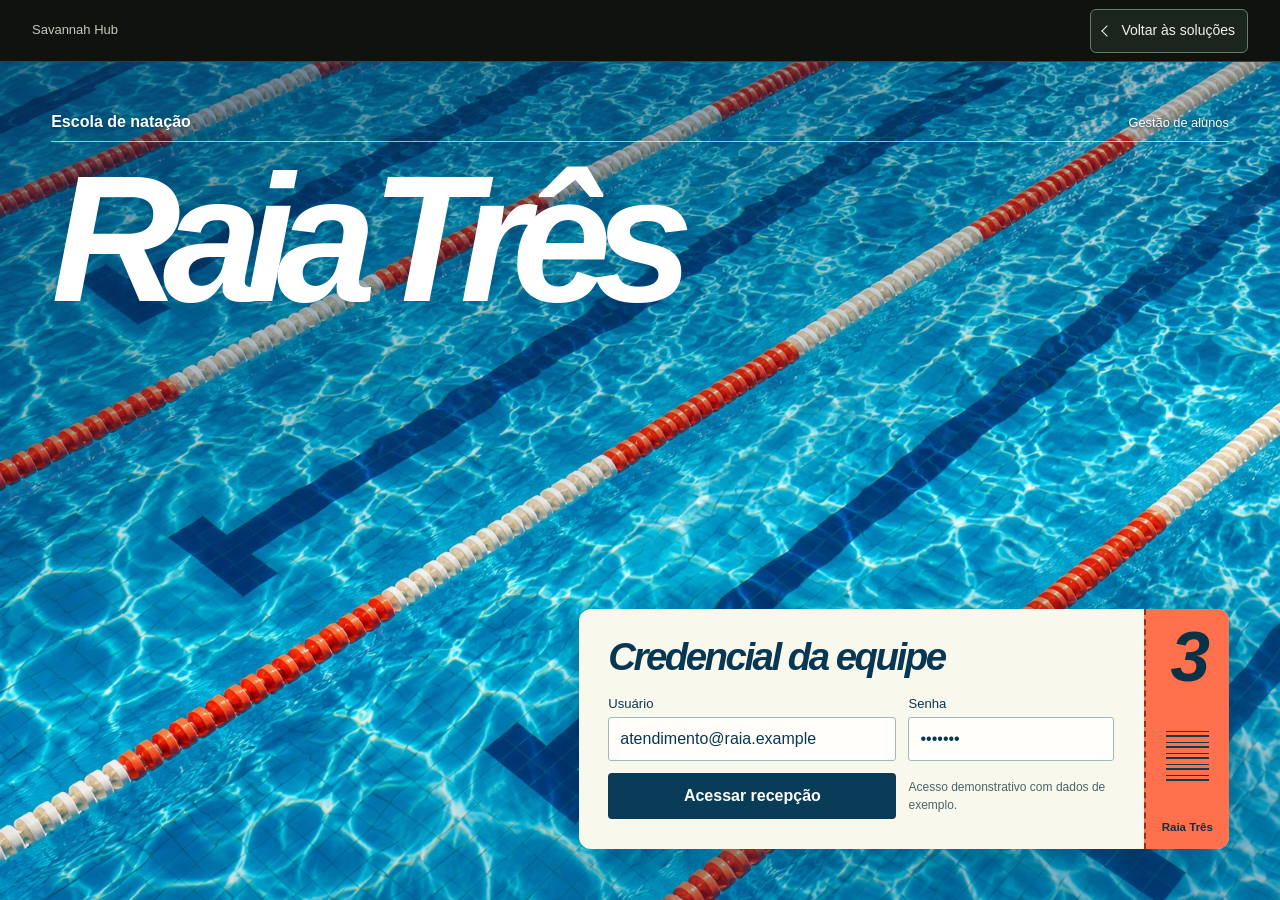
<file: demos/acessos/raia.html>
<!doctype html>
<html lang="pt-BR">
<head>
  <meta charset="utf-8">
  <meta name="viewport" content="width=device-width, initial-scale=1">
  <title>Raia Três — Acesso demonstrativo</title>
  <link rel="stylesheet" href="../demo-navigation.css">
  <link rel="stylesheet" href="../acesso.css">
  <link rel="stylesheet" href="raia.css">
  <script src="../acesso.js" defer></script>
</head>
<body>
  <nav class="demo-return-bar" aria-label="Savannah Hub"><span>Savannah Hub</span><a href="../../index.html#solucoes">Voltar às soluções</a></nav>
  <main class="access-page aquatics">
    <header class="pool-head"><p>Escola de natação</p><span>Gestão de alunos</span></header>
    <h1 class="pool-name">Raia<span>Três</span></h1>
    <section class="pool-pass"><div class="pass-main"><h2>Credencial da equipe</h2>
      <form class="login" id="access-form" data-target="../natacao.html" autocomplete="off">
        <label>Usuário<input id="user" type="email" value="atendimento@raia.example" required spellcheck="false" autocapitalize="none" autocomplete="off"></label>
        <label>Senha<input id="password" type="password" value="demo123" required autocomplete="off"></label>
        <p class="access-error" role="alert" hidden></p>
        <button class="enter" type="submit">Acessar recepção</button>
        <small class="demo-note">Acesso demonstrativo com dados de exemplo.</small>
      </form></div>
      <aside class="pass-stub" aria-label="Raia três"><strong>3</strong><span class="bars" aria-hidden="true"></span><small>Raia Três</small></aside>
    </section>
  </main>
</body>
</html>
</file>
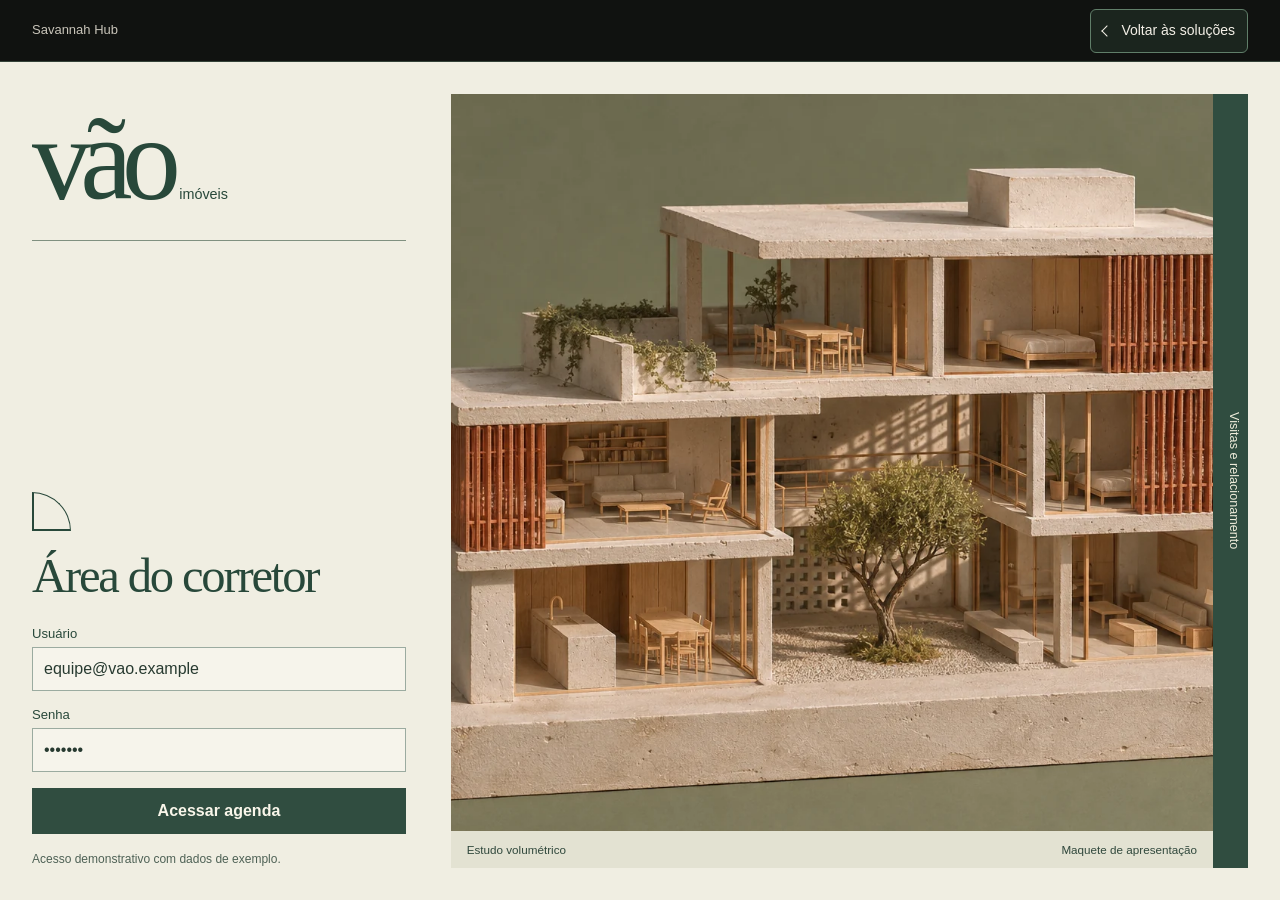
<file: demos/acessos/vao.html>
<!doctype html>
<html lang="pt-BR">
<head>
  <meta charset="utf-8">
  <meta name="viewport" content="width=device-width, initial-scale=1">
  <title>Vão Imóveis — Acesso demonstrativo</title>
  <link rel="stylesheet" href="../demo-navigation.css">
  <link rel="stylesheet" href="../acesso.css">
  <link rel="stylesheet" href="vao.css">
  <script src="../acesso.js" defer></script>
</head>
<body>
  <nav class="demo-return-bar" aria-label="Savannah Hub"><span>Savannah Hub</span><a href="../../index.html#solucoes">Voltar às soluções</a></nav>
  <main class="access-page atelier">
    <figure class="model">
      <img src="../media/vao-maquete.webp" alt="Maquete arquitetônica de um edifício com pátio arborizado e brises de madeira">
      <figcaption><span>Estudo volumétrico</span><span>Maquete de apresentação</span></figcaption>
    </figure>
    <header class="practice"><h1>vão</h1><span>imóveis</span></header>
    <section class="architect-access"><div class="entry-title"><span class="door-mark" aria-hidden="true"></span><h2>Área do corretor</h2></div>
      <form class="login" id="access-form" data-target="../visitas.html" autocomplete="off">
        <label>Usuário<input id="user" type="email" value="equipe@vao.example" required spellcheck="false" autocapitalize="none" autocomplete="off"></label>
        <label>Senha<input id="password" type="password" value="demo123" required autocomplete="off"></label>
        <p class="access-error" role="alert" hidden></p>
        <button class="enter" type="submit">Acessar agenda</button>
        <small class="demo-note">Acesso demonstrativo com dados de exemplo.</small>
      </form>
    </section>
    <div class="index-tab">Visitas e relacionamento</div>
  </main>
</body>
</html>
</file>
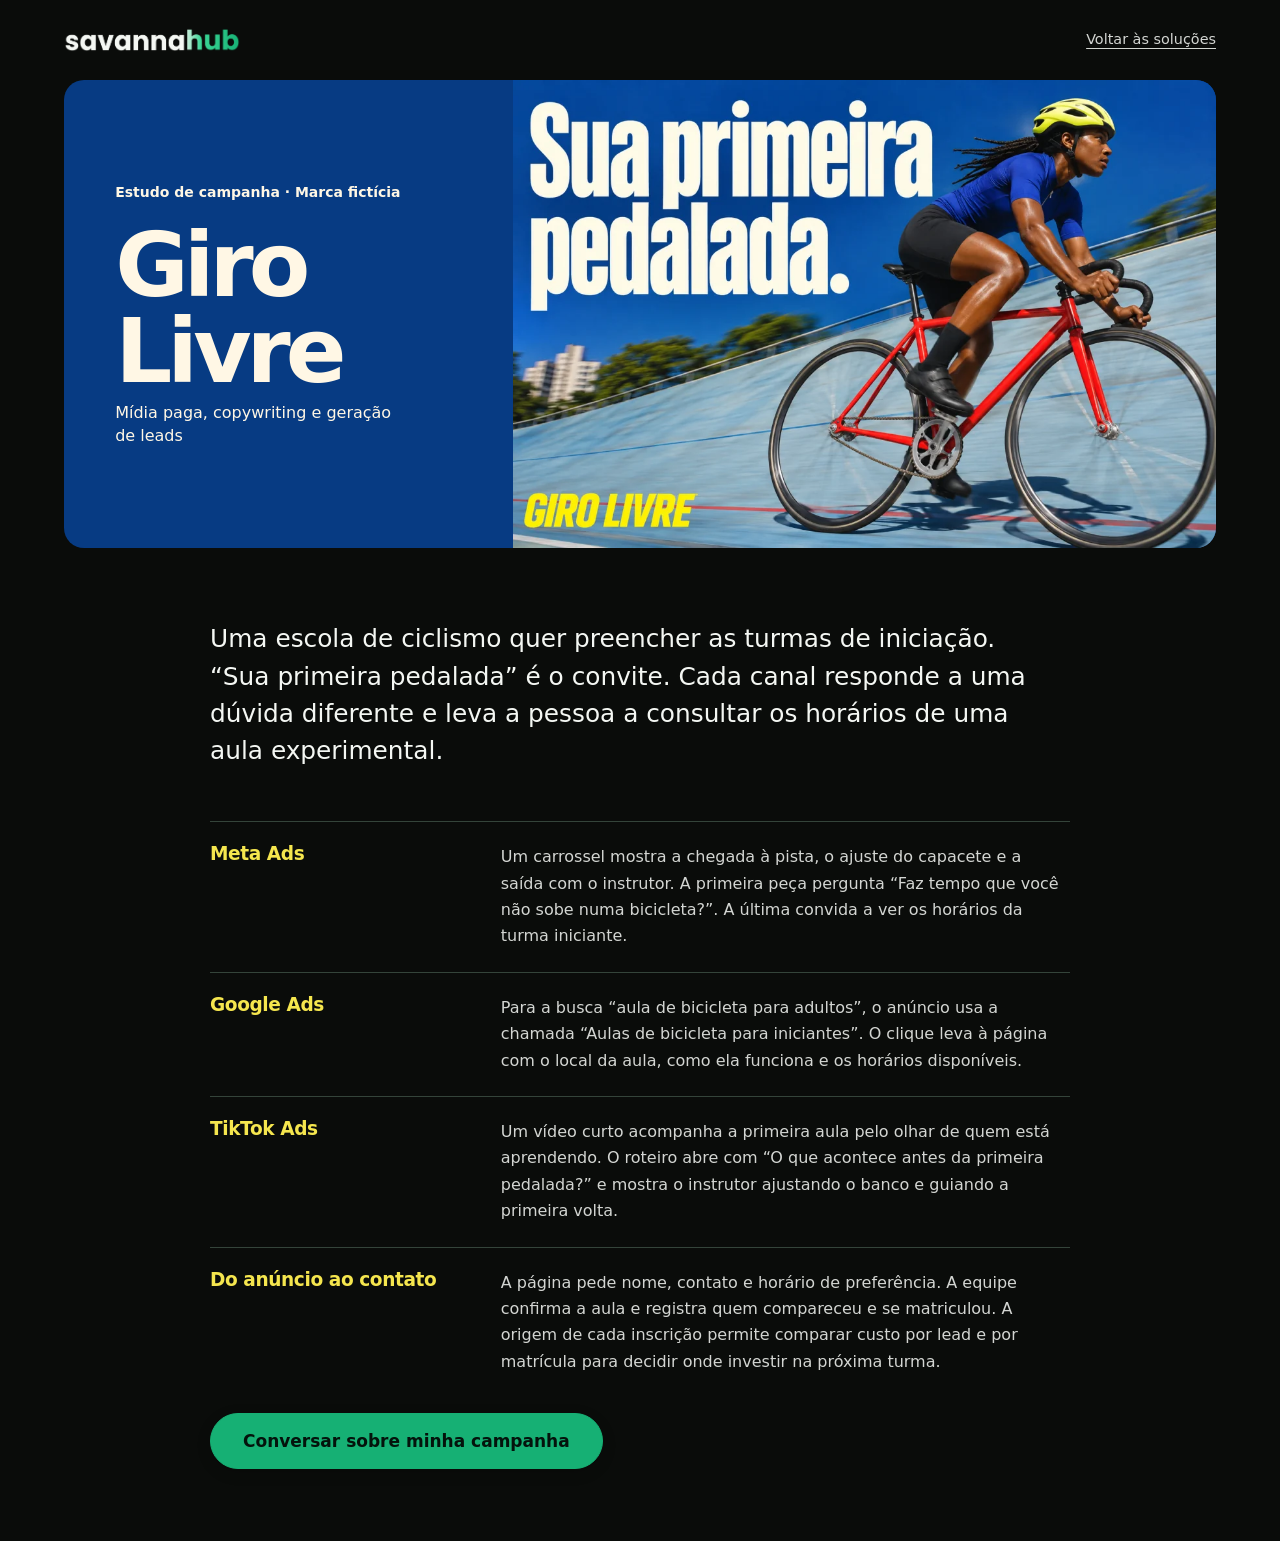
<file: demos/estudos/giro-livre.html>
<!doctype html>
<html lang="pt-BR">
  <head>
    <meta charset="utf-8">
    <meta name="viewport" content="width=device-width, initial-scale=1">
    <meta name="theme-color" content="#0a0c0a">
    <title>Giro Livre — Mídia paga, copywriting e geração de leads | Savannah Hub</title>
    <link rel="icon" href="../../assets/favicon.svg" type="image/svg+xml">
    <link rel="stylesheet" href="../../styles.css">
    <link rel="stylesheet" href="estudos.css">
    <script src="../../config.js" defer></script>
    <script src="../../script.js" defer></script>
  </head>
  <body class="estudo giro-livre">
    <a class="skip-link" href="#estudo">Pular para o estudo</a>
    <header class="estudo-nav">
      <a class="brand" href="../../index.html" aria-label="Savannah Hub, início"><img src="../../assets/logo-savannahub.png" width="1597" height="212" alt="Savannah Hub"></a>
      <a href="../../index.html#giro-livre">Voltar às soluções</a>
    </header>
    <main id="estudo" tabindex="-1">
      <header class="estudo-capa">
        <div class="estudo-titulo">
          <p>Estudo de campanha · Marca fictícia</p>
          <h1>Giro Livre</h1>
          <p>Mídia paga, copywriting e geração de leads</p>
        </div>
        <img src="../../assets/solucoes/giro-livre.webp" alt="Anúncio da Giro Livre com uma ciclista em uma bicicleta vermelha, pista azul e a chamada “Sua primeira pedalada.”" width="1080" height="720">
      </header>
      <div class="estudo-texto">
        <p class="estudo-abertura">Uma escola de ciclismo quer preencher as turmas de iniciação. “Sua primeira pedalada” é o convite. Cada canal responde a uma dúvida diferente e leva a pessoa a consultar os horários de uma aula experimental.</p>
        <section>
          <h2>Meta Ads</h2>
          <p>Um carrossel mostra a chegada à pista, o ajuste do capacete e a saída com o instrutor. A primeira peça pergunta “Faz tempo que você não sobe numa bicicleta?”. A última convida a ver os horários da turma iniciante.</p>
        </section>
        <section>
          <h2>Google Ads</h2>
          <p>Para a busca “aula de bicicleta para adultos”, o anúncio usa a chamada “Aulas de bicicleta para iniciantes”. O clique leva à página com o local da aula, como ela funciona e os horários disponíveis.</p>
        </section>
        <section>
          <h2>TikTok Ads</h2>
          <p>Um vídeo curto acompanha a primeira aula pelo olhar de quem está aprendendo. O roteiro abre com “O que acontece antes da primeira pedalada?” e mostra o instrutor ajustando o banco e guiando a primeira volta.</p>
        </section>
        <section>
          <h2>Do anúncio ao contato</h2>
          <p>A página pede nome, contato e horário de preferência. A equipe confirma a aula e registra quem compareceu e se matriculou. A origem de cada inscrição permite comparar custo por lead e por matrícula para decidir onde investir na próxima turma.</p>
        </section>
        <a class="button button-primary" data-whatsapp="" data-service="aquisicao" href="https://wa.me/5511958054512?text=Opa!%20Vi%20a%20campanha%20Giro%20Livre%20e%20quero%20conversar%20sobre%20m%C3%ADdia%20paga%2C%20copywriting%20e%20capta%C3%A7%C3%A3o%20de%20leads%20para%20o%20meu%20neg%C3%B3cio." target="_blank" rel="noopener noreferrer">Conversar sobre minha campanha</a>
      </div>
    </main>
  </body>
</html>
</file>
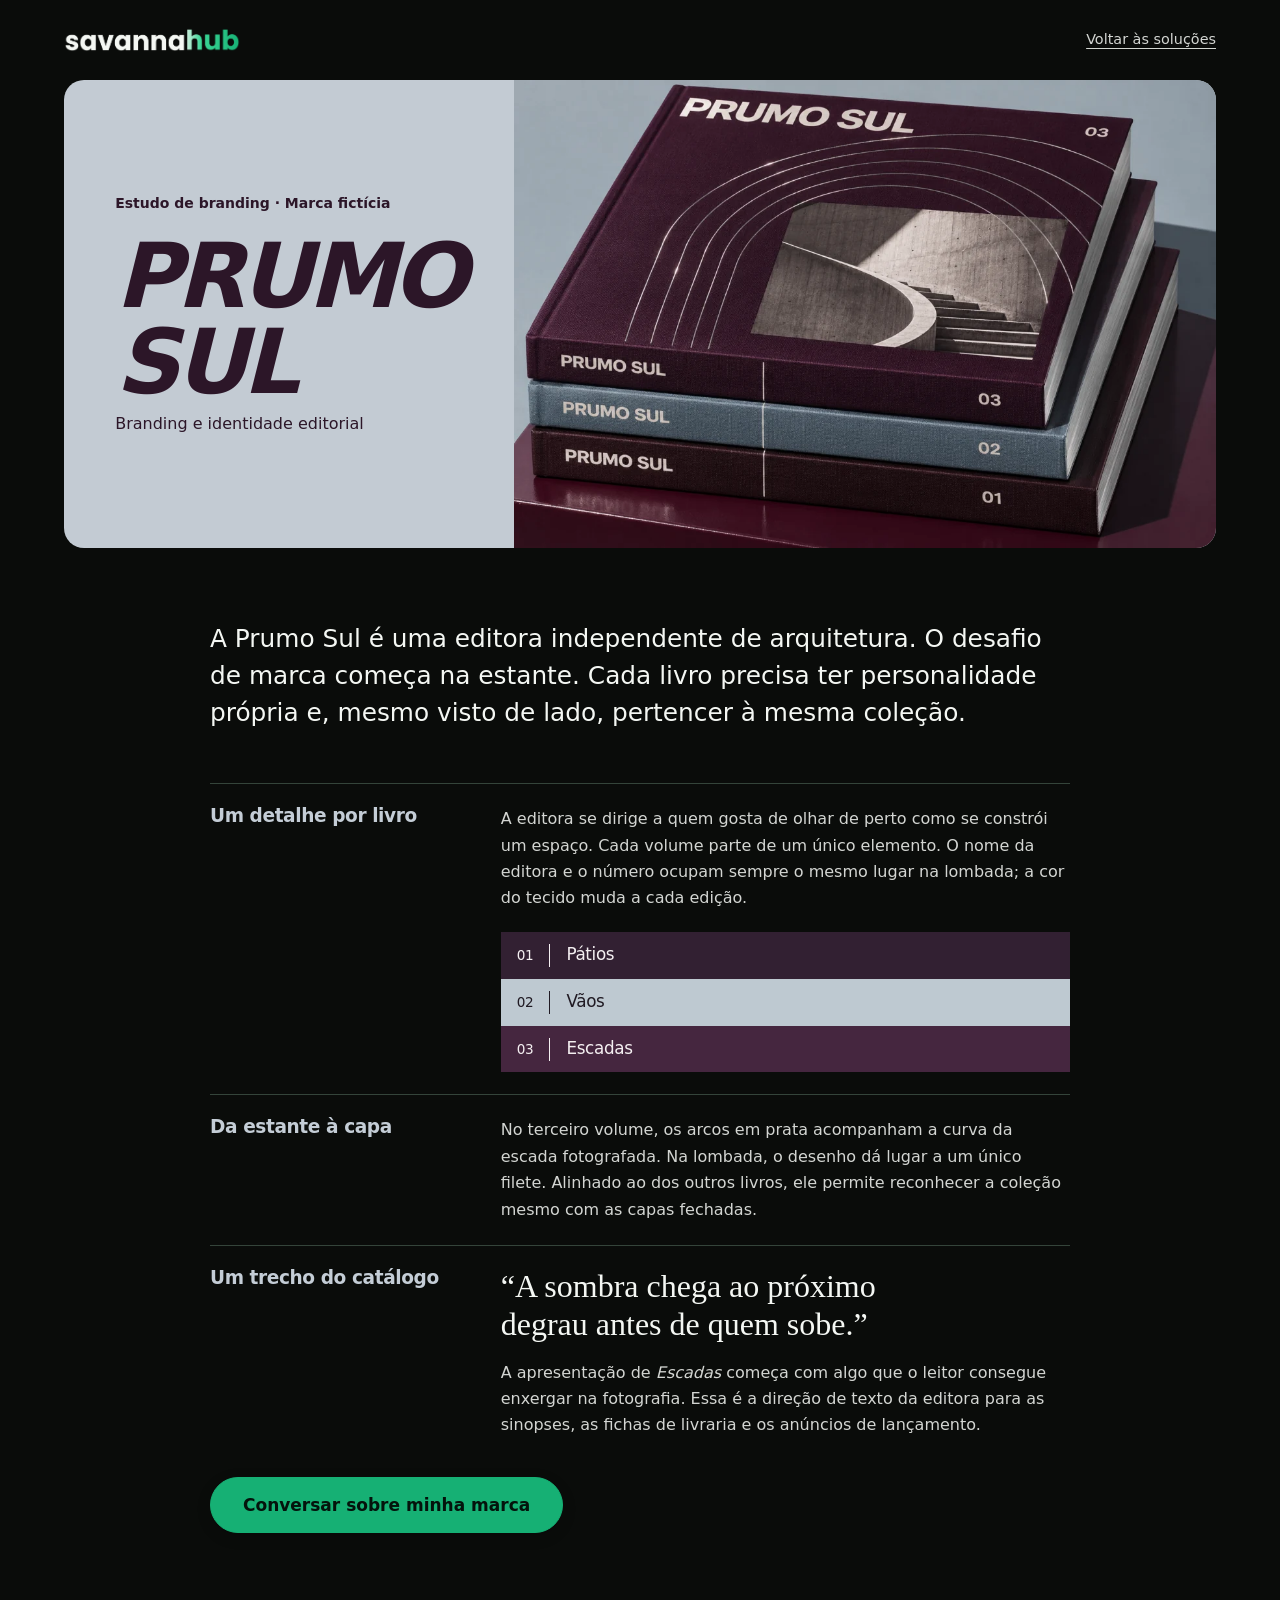
<file: demos/estudos/prumo-sul.html>
<!doctype html>
<html lang="pt-BR">
  <head>
    <meta charset="utf-8">
    <meta name="viewport" content="width=device-width, initial-scale=1">
    <meta name="theme-color" content="#0a0c0a">
    <title>Prumo Sul — Branding e identidade editorial | Savannah Hub</title>
    <link rel="icon" href="../../assets/favicon.svg" type="image/svg+xml">
    <link rel="stylesheet" href="../../styles.css">
    <link rel="stylesheet" href="estudos.css">
    <script src="../../config.js" defer></script>
    <script src="../../script.js" defer></script>
  </head>
  <body class="estudo prumo-sul">
    <a class="skip-link" href="#estudo">Pular para o estudo</a>
    <header class="estudo-nav">
      <a class="brand" href="../../index.html" aria-label="Savannah Hub, início"><img src="../../assets/logo-savannahub.png" width="1597" height="212" alt="Savannah Hub"></a>
      <a href="../../index.html#prumo-sul">Voltar às soluções</a>
    </header>
    <main id="estudo" tabindex="-1">
      <header class="estudo-capa">
        <div class="estudo-titulo">
          <p>Estudo de branding · Marca fictícia</p>
          <h1>Prumo Sul</h1>
          <p>Branding e identidade editorial</p>
        </div>
        <img src="../../assets/solucoes/prumo-sul.webp" alt="Três volumes da Prumo Sul com lombadas numeradas, capas em tecido e uma fotografia de escada sob arcos prateados." width="1080" height="720">
      </header>
      <div class="estudo-texto">
        <p class="estudo-abertura">A Prumo Sul é uma editora independente de arquitetura. O desafio de marca começa na estante. Cada livro precisa ter personalidade própria e, mesmo visto de lado, pertencer à mesma coleção.</p>
        <section>
          <h2>Um detalhe por livro</h2>
          <div>
            <p>A editora se dirige a quem gosta de olhar de perto como se constrói um espaço. Cada volume parte de um único elemento. O nome da editora e o número ocupam sempre o mesmo lugar na lombada; a cor do tecido muda a cada edição.</p>
            <ol class="prumo-indice" aria-label="Volumes da coleção">
              <li><span>01</span> Pátios</li>
              <li><span>02</span> Vãos</li>
              <li><span>03</span> Escadas</li>
            </ol>
          </div>
        </section>
        <section>
          <h2>Da estante à capa</h2>
          <p>No terceiro volume, os arcos em prata acompanham a curva da escada fotografada. Na lombada, o desenho dá lugar a um único filete. Alinhado ao dos outros livros, ele permite reconhecer a coleção mesmo com as capas fechadas.</p>
        </section>
        <section>
          <h2>Um trecho do catálogo</h2>
          <div>
            <blockquote class="prumo-trecho">“A sombra chega ao próximo degrau antes de quem sobe.”</blockquote>
            <p>A apresentação de <cite>Escadas</cite> começa com algo que o leitor consegue enxergar na fotografia. Essa é a direção de texto da editora para as sinopses, as fichas de livraria e os anúncios de lançamento.</p>
          </div>
        </section>
        <a class="button button-primary" data-whatsapp="" data-service="branding" href="https://wa.me/5511958054512?text=Opa!%20Vi%20o%20estudo%20da%20Prumo%20Sul%20e%20gostaria%20de%20conversar%20sobre%20posicionamento%2C%20identidade%20visual%20e%20comunica%C3%A7%C3%A3o%20para%20a%20minha%20marca." target="_blank" rel="noopener noreferrer">Conversar sobre minha marca</a>
      </div>
    </main>
  </body>
</html>
</file>
<file: styles.css>
/* Savannah Hub — sistema focado em experiência mobile.
   Tipografia fluida (clamp) para escalar sem saltos. */
:root{color-scheme:dark;
  --bg:#0A0C0A;--card:#0B0F0C;--green:#16B074;--mint:#3DD898;--deep:#0B6A46;--ink:#04130C;--white:#F4F7F3;
  --t86:rgba(244,247,243,.86);--t74:rgba(244,247,243,.74);--t72:rgba(244,247,243,.72);--t50:rgba(244,247,243,.5);
  --line:rgba(244,247,243,.09);--border:#34443a;
  --panel:#141b16;--panel-radius:20px;
  --font:'Inter',system-ui,-apple-system,sans-serif;
  --gutter:22px;--sec:88px;
  --fs-h2:clamp(29px,1.9vw + 22px,46px);
  --fs-h3:clamp(22px,.4vw + 20px,25px)}
*{box-sizing:border-box}
html{scroll-behavior:smooth;-webkit-text-size-adjust:100%}
body{margin:0;background:var(--bg);color:var(--white);font:400 16px/1.65 var(--font);-webkit-font-smoothing:antialiased;text-rendering:optimizeLegibility}
a{color:inherit;text-decoration:none;-webkit-tap-highlight-color:transparent}
a:focus-visible{outline:2px solid var(--mint);outline-offset:4px;border-radius:999px}
img{display:block;max-width:100%;height:auto}
svg{display:block}
h1,h2,h3,p{margin:0}
h1,h2,h3{text-wrap:balance}
p{text-wrap:pretty}
main:focus{outline:0}
::selection{background:var(--mint);color:var(--ink)}
.container{width:100%;max-width:1240px;margin-inline:auto;padding-inline:var(--gutter)}
.svg-library{position:absolute;width:0;height:0;overflow:hidden;pointer-events:none}
.icon{width:18px;height:18px;fill:none;stroke:currentColor;stroke-width:2;stroke-linecap:round;stroke-linejoin:round;flex-shrink:0}
.small-icon{width:16px;height:16px}
/* Link de pular — fora da tela até receber foco pelo teclado */
.skip-link{position:fixed;top:12px;left:12px;z-index:30;padding:12px 20px;border-radius:999px;background:var(--green);color:var(--ink);font-weight:700;transform:translateY(-200%)}
.skip-link:focus{transform:translateY(0)}

@keyframes savSpark {
  0% { top: 0; opacity: 0; }
  12%, 88% { opacity: 1; }
  100% { top: 100%; opacity: 0; }
}

/* Botões — pílula */
.button{display:inline-flex;align-items:center;justify-content:center;gap:11px;min-height:54px;padding:15px 26px;border:1.5px solid transparent;border-radius:999px;font-size:16px;font-weight:700;line-height:1.2;transition:transform .2s,background .2s,border-color .2s,box-shadow .2s,color .2s}
.button .icon{transition:transform .2s}
.button:hover .icon{transform:translate(2px,-2px)}
.button-primary{background:var(--green);border-color:var(--green);color:var(--ink);box-shadow:0 4px 14px rgba(0,0,0,.18)}
.button-primary:hover{background:var(--mint);border-color:var(--mint);transform:translateY(-2px);box-shadow:0 6px 18px rgba(0,0,0,.24)}
.button-outline{background:transparent;border-color:rgba(244,247,243,.25);color:var(--white);font-weight:600}
.button-outline:hover{border-color:rgba(61,216,152,.6);background:rgba(22,176,116,.08);transform:translateY(-2px)}

/* Header — logo + menu hambúrguer (todas as telas) */
.header{position:sticky;top:0;z-index:20;background:rgba(10,12,10,.82);border-bottom:1px solid var(--line);backdrop-filter:blur(16px);-webkit-backdrop-filter:blur(16px);transition:background .3s}
.header.is-open{background:rgba(10,12,10,.97)}
.header-inner{display:flex;align-items:center;justify-content:space-between;gap:12px;min-height:64px;padding-block:12px}
.brand{display:block;width:132px;flex-shrink:0}
.menu-toggle{display:grid;place-items:center;width:44px;height:44px;margin-right:-9px;padding:0;background:none;border:0;border-radius:12px;color:var(--white);cursor:pointer;transition:background .2s}
.menu-toggle:hover{background:rgba(244,247,243,.06)}
.menu-toggle:focus-visible{outline:2px solid var(--mint);outline-offset:2px}
.menu-toggle-bars{position:relative;display:block;width:26px;height:20px}
.menu-toggle-bars span{position:absolute;left:0;width:26px;height:2px;border-radius:2px;background:currentColor;transition:transform .3s ease,opacity .2s ease,top .3s ease}
.menu-toggle-bars span:nth-child(1){top:3px}
.menu-toggle-bars span:nth-child(2){top:9px}
.menu-toggle-bars span:nth-child(3){top:15px}
.header.is-open .menu-toggle-bars span:nth-child(1){top:9px;transform:rotate(45deg)}
.header.is-open .menu-toggle-bars span:nth-child(2){opacity:0}
.header.is-open .menu-toggle-bars span:nth-child(3){top:9px;transform:rotate(-45deg)}
.menu{display:grid;grid-template-rows:0fr;opacity:0;visibility:hidden;transition:grid-template-rows .35s ease,opacity .3s ease,visibility 0s .35s}
.header.is-open .menu{grid-template-rows:1fr;opacity:1;visibility:visible;transition:grid-template-rows .35s ease,opacity .3s ease,visibility 0s}
.menu-nav{min-height:0;overflow:hidden}
.menu-panel{display:flex;flex-direction:column;padding:4px 0 20px}
.menu-link{display:flex;align-items:center;min-height:52px;padding:0 2px;color:var(--t86);font-size:16px;font-weight:500;transition:color .2s}
.menu-link+.menu-link{border-top:1px solid rgba(244,247,243,.07)}
.menu-link:hover{color:var(--mint)}

/* O estúdio abre a página no celular e divide a abertura com o título no desktop. */
.hero{position:relative;isolation:isolate;overflow:hidden;display:flex;flex-direction:column;align-items:center;padding:0 var(--gutter) 42px;text-align:center}
.hero-media{order:-1;position:relative;width:calc(100% + 2 * var(--gutter));margin:0 calc(-1 * var(--gutter)) 12px;aspect-ratio:1;background:var(--bg);overflow:hidden;line-height:0}
.hero-media video{display:block;width:100%;height:100%;object-fit:contain;background:var(--bg)}
.hero-media:after{content:"";position:absolute;inset:0;pointer-events:none;background:linear-gradient(to right,var(--bg),transparent 4%,transparent 96%,var(--bg)),linear-gradient(to bottom,var(--bg),transparent 4%,transparent 96%,var(--bg))}
.hero-copy{position:relative;width:100%;max-width:880px;margin-inline:auto}
/* Título: 40px a partir de 390px de largura; abaixo disso encolhe para não quebrar em 3 linhas */
h1{font-size:clamp(28px,16.67vw - 25px,40px);font-weight:900;line-height:1.06;letter-spacing:-.028em;margin-bottom:20px}
h1 span{color:var(--mint)}
.hero-description{font-size:15px;line-height:1.6;color:var(--t74);max-width:36ch;margin-inline:auto}
.hero-actions{display:flex;flex-direction:column;gap:12px;margin-top:24px;padding-inline:5px}
.hero-actions .button{width:100%;font-size:14px}

/* Seções */
.section{padding-block:var(--sec)}
.section--line{border-top:1px solid var(--line)}
h2{font-size:var(--fs-h2);font-weight:800;line-height:1.12;letter-spacing:-.022em}
h2 span{color:var(--mint)}
.section-intro {
  max-width: 52ch;
  color: var(--t74);
  font-size: clamp(1rem, .94rem + .24vw, 1.125rem);
  line-height: 1.6;
}

h3{font-size:var(--fs-h3);font-weight:800;letter-spacing:-.022em;line-height:1.2}

/* Demonstrações — a mesma ficha do portfólio, com as superfícies e a tipografia da agência. */
.solutions-heading {
  display: grid;
  gap: 14px;
  margin-bottom: clamp(18px, 2.2vw, 30px);
}
.project-enquiry {
  display: inline-flex;
  align-items: center;
  gap: 7px;
  min-height: 44px;
  margin-top: 3px;
  color: var(--mint);
  font-size: .9375rem;
  font-weight: 600;
  text-decoration: underline;
  text-underline-offset: .24em;
  text-decoration-color: transparent;
}
.project-enquiry:hover, .project-enquiry:focus-visible { text-decoration-color: currentColor; }
.solutions-navigation, .solutions-arrows {
  display: flex;
  align-items: center;
  gap: 8px;
}
.solutions-navigation { justify-content: space-between; gap: 16px; }
.solutions-hint { color: var(--t74); font-size: .8rem; line-height: 1.4; }
.solutions-arrows[hidden], .solutions-pages[hidden] { display: none; }
.solutions-arrows button {
  display: grid;
  place-items: center;
  width: 42px;
  height: 42px;
  padding: 0;
  border: 1px solid var(--border);
  border-radius: 50%;
  background: var(--card);
  color: var(--white);
  cursor: pointer;
  transition: color .2s, border-color .2s;
}
.solutions-arrows button:hover { border-color: var(--mint); color: var(--mint); }
.solutions-arrows button:first-child .icon { transform: rotate(180deg); }
.solutions-track {
  --slide-gap: clamp(12px, 2vw, 24px);
  --slide-width: calc(100% - 30px);
  position: relative;
  display: flex;
  gap: var(--slide-gap);
  overflow-x: auto;
  scroll-snap-type: x mandatory;
  overscroll-behavior-x: contain;
  scrollbar-width: none;
}
.solutions-track.is-dragging { scroll-snap-type: none; user-select: none; cursor: grabbing; }
@media (pointer: fine) { .solutions-track { cursor: grab; } }
.solutions-track::-webkit-scrollbar { display: none; }
.solutions-track::after {
  content: "";
  flex: 0 0 calc(100% - var(--slide-width) - var(--slide-gap));
}
.solution-card {
  flex: 0 0 var(--slide-width);
  display: flex;
  flex-direction: column;
  min-width: 0;
  overflow: hidden;
  scroll-snap-align: start;
  border: 1px solid var(--border);
  border-radius: var(--panel-radius);
  background: var(--panel);
}
.solution-card[id] { scroll-margin-block-start: 96px; }
.solution-visual {
  display: flex;
  flex-direction: column;
  align-items: center;
  justify-content: center;
  gap: 14px;
  min-width: 0;
  padding: clamp(12px, 2.2vw, 28px);
  background: radial-gradient(ellipse at 50% 0, #2a3930, #1b2620 78%);
  border-bottom: 1px solid var(--border);
}
.solution-preview { width: 100%; border-radius: 8px; }
.solution-preview img { width: 100%; border-radius: inherit; aspect-ratio: 3 / 2; box-shadow: 0 6px 18px rgba(0,0,0,.23); }
.solution-demo, .solution-contact a {
  display: inline-flex;
  align-items: center;
  justify-content: center;
  gap: 9px;
  min-height: 44px;
  border-radius: 999px;
  padding: 8px 17px;
  font-size: .82rem;
  font-weight: 600;
  line-height: 1.3;
  transition: border-color .2s, background-color .2s;
}
.solution-demo { background: #254033; border: 1px solid #4e7660; color: var(--white); }
.solution-demo .icon { color: var(--mint); }
.solution-demo:hover { background: #2e4e3e; border-color: var(--mint); }
.solution-copy {
  display: flex;
  flex: 1;
  flex-direction: column;
  align-items: flex-start;
  min-width: 0;
  padding: clamp(18px, 3vw, 42px);
}
.solution-category { color: #a6c6b3; font-size: .875rem; font-weight: 500; }
.solution-copy h3 { margin: 10px 0 16px; font-size: clamp(1.5rem, 3vw, 2.4rem); letter-spacing: -.04em; }
.solution-copy h3 span {
  display: block;
  margin-top: 5px;
  color: var(--t86);
  font-size: .94rem;
  font-weight: 500;
  letter-spacing: -.01em;
  line-height: 1.45;
}
.solution-description { margin-bottom: 20px; color: var(--t74); font-size: .92rem; line-height: 1.65; }
.solution-contact { width: 100%; margin-top: auto; padding-top: 15px; border-top: 1px solid var(--line); }
.solution-contact a { border: 1px solid #45574b; color: var(--t86); }
.solution-contact a:hover { background: #1f2d24; border-color: var(--mint); }
.solutions-pages { display: flex; align-items: center; justify-content: center; margin-top: 10px; }
.solutions-pages button {
  display: grid;
  place-items: center;
  width: 30px;
  height: 40px;
  padding: 0;
  border: 0;
  border-radius: 8px;
  background: transparent;
  cursor: pointer;
}
.solutions-pages button::before {
  content: "";
  width: 7px;
  height: 7px;
  border-radius: 999px;
  background: #526258;
  transition: width .2s, background-color .2s;
}
.solutions-pages button[aria-current="true"]::before { width: 19px; background: var(--mint); }
.solutions :is(a, button, .solutions-track):focus-visible { outline: 2px solid var(--mint); outline-offset: 2px; }
.solutions .solution-preview:focus-visible { border-radius: 8px; }
@media (min-width: 800px) {
  .solutions-heading {
    grid-template-columns: minmax(0, 1fr) minmax(0, 1fr);
    grid-template-areas: "title intro" "controls intro";
    align-items: start;
    gap: 12px clamp(24px, 5vw, 76px);
  }
  .solutions-heading h2 { grid-area: title; }
  .solutions-intro { grid-area: intro; }
  .solutions-navigation { grid-area: controls; justify-content: flex-start; align-self: end; }
}
@media (min-width: 540px) and (max-width: 899px) {
  .solutions-track { --slide-width: min(82%, 30rem); }
}
@media (min-width: 900px) {
  .solutions-track { --slide-width: min(90%, 63rem); }
  .solution-card { display: grid; grid-template-columns: minmax(0,1.18fr) minmax(0,1fr); }
  .solution-visual { gap: 20px; border-bottom: 0; border-right: 1px solid var(--border); }
  .solution-description { font-size: .96rem; }
}

/* Processo — intro + trilha */
.process{display:grid;grid-template-columns:1fr;gap:48px;align-items:start}
.process-intro .section-intro{margin-top:clamp(12px,1.5vw,22px);max-width:42ch}
/* Zé apresentando os 3 passos — no celular fecha a seção, depois dos passos; no desktop fica sob a intro, na coluna da esquerda */
.process-mascot{width:min(100%,420px);margin:0 auto}
.process-mascot img{display:block;width:100%;height:auto}
.process-list{list-style:none;margin:0;padding:0;display:flex;flex-direction:column}
.process-list li{display:grid;grid-template-columns:44px minmax(0,1fr);column-gap:18px;align-items:start;padding-bottom:20px}
.process-list li:last-child{padding-bottom:0}
.step-rail{position:relative;align-self:stretch;padding-top:6px}
.step-number{position:relative;z-index:1;display:grid;place-items:center;width:44px;height:44px;border-radius:50%;background:var(--bg);border:1px solid rgba(61,216,152,.35);color:var(--mint);font-size:14px;font-weight:800;letter-spacing:.02em;transition:background .3s,border-color .3s}
.process-list li:nth-child(2) .step-number{background:rgba(22,176,116,.14);border-color:rgba(61,216,152,.6)}
.process-list li:last-child .step-number{background:var(--green);border-color:var(--green);color:var(--ink)}
.step-line{position:absolute;left:21px;top:56px;bottom:-14px;width:2px;border-radius:2px;background:rgba(61,216,152,.26)}
.step-spark{position:absolute;left:-2px;top:0;width:6px;height:6px;margin-top:-3px;border-radius:50%;background:var(--mint);opacity:0}
@media (prefers-reduced-motion:no-preference) {
  .process-list.has-entered .step-spark { animation:savSpark 1s ease-in-out both; }
  .process-list.has-entered li:nth-child(2) .step-spark { animation-delay:1s; }
}
.step-card{position:relative;overflow:hidden;background:linear-gradient(rgba(15,21,17,.72),rgba(15,21,17,.72)),url(assets/step-haze.webp) center/cover no-repeat,var(--panel);border:1px solid var(--border);border-radius:var(--panel-radius);padding:26px 24px 28px}
.process-list h3{font-size:18.5px;position:relative;letter-spacing:-.018em}
.process-list p{font-size:15px;line-height:1.6;color:var(--t72);margin-top:8px;position:relative;max-width:40ch}

/* Resultados — números em grade 2×2 + mascote */
.numbers-layout{display:grid;grid-template-columns:1fr;gap:36px;align-items:end}
.numbers-copy h2{margin-bottom:clamp(20px,2.5vw,34px)}
.stats {
  display: grid;
  grid-template-columns: repeat(2, minmax(0, 1fr));
  margin: 0;
  padding: 0;
  list-style: none;
  background: var(--panel);
  border: 1px solid var(--border);
  border-radius: var(--panel-radius);
}
.stat {
  display: flex;
  flex-direction: column;
  gap: 10px;
  padding: clamp(20px, 3vw, 38px) clamp(14px, 2.8vw, 36px);
}
.stat:nth-child(even) { border-inline-start: 1px solid var(--border); }
.stat:nth-child(n+3) { border-block-start: 1px solid var(--border); }
.stat-value{font-size:clamp(36px,2.5vw + 20px,56px);font-weight:800;line-height:1;letter-spacing:-.04em;color:var(--mint);font-variant-numeric:tabular-nums}
.stat-label{font-size:14px;font-weight:500;line-height:1.45;color:var(--t74);max-width:22ch}
.numbers-mascot{justify-self:center;width:min(78%,340px)}
.numbers-mascot img{display:block;width:100%;height:auto;filter:drop-shadow(0 24px 40px rgba(0,0,0,.45))}

/* Contato — convite centrado sobre o fundo do site; logo abaixo o Zé espia por cima do balcão, e o balcão vira o rodapé */
.contact{border-top:1px solid var(--line);padding-top:var(--sec)}
.contact-copy{display:flex;flex-direction:column;align-items:center;max-width:800px;text-align:center}
.contact .button-primary{margin-top:30px;width:100%;min-height:56px;font-size:16.5px;background:var(--mint);border-color:var(--mint)}
.contact .button-primary:hover{background:#6ee3af;border-color:#6ee3af}
.contact-mascot{margin-top:28px;line-height:0}
.contact-mascot picture,.contact-mascot img{display:block;width:100%;height:auto}

/* Rodapé — começa onde o balcão do Zé termina */
.footer{background:#F1EFEF;color:var(--ink);padding:0 var(--gutter) 40px}
.footer-top{max-width:1240px;margin-inline:auto;padding-top:30px;display:flex;flex-direction:column;align-items:flex-start;gap:24px}
.footer-brand{width:136px}
.footer p{font-size:14px;line-height:1.6;color:rgba(4,19,12,.62);margin-top:14px}
.back-to-top{display:inline-flex;align-items:center;gap:9px;min-height:44px;font-size:14px;font-weight:600;color:rgba(4,19,12,.72);transition:color .2s}
.back-to-top .icon{transition:transform .2s}
.back-to-top:hover{color:var(--deep)}
.back-to-top:hover .icon{transform:translate(2px,-2px)}
.footer-bottom{max-width:1240px;margin:40px auto 0;padding-top:24px;border-top:1px solid rgba(4,19,12,.1);font-size:13px;color:rgba(4,19,12,.62)}
.footer small{font-size:inherit}

/* Atalho fixo (só celular) */
.mobile-contact{position:fixed;z-index:15;bottom:0;left:0;right:0;visibility:hidden;transform:translateY(120%);padding:12px var(--gutter) max(12px,env(safe-area-inset-bottom));border-top:1px solid rgba(244,247,243,.08);background:rgba(10,12,10,.92);backdrop-filter:blur(14px);-webkit-backdrop-filter:blur(14px);transition:transform .25s,visibility .25s}
.mobile-contact .button{width:100%}
.mobile-contact.is-visible{visibility:visible;transform:translateY(0)}

/* ——— Escala para cima ——— */
@media(max-width:339px){.brand{width:112px}}
@media(min-width:480px){
  :root{--gutter:26px}
  .brand{width:146px}
  .hero-media{width:min(100%, 480px);margin:0 auto 16px}
}
@media(min-width:600px){
  .mobile-contact{display:none}
  .hero-actions{flex-direction:row;justify-content:center;flex-wrap:wrap;gap:14px;margin-top:28px}
  .hero-actions .button{width:auto}
  .contact .button-primary{width:auto;min-width:250px;padding-inline:34px}
}
@media(min-width:700px){
  :root{--gutter:32px;--sec:120px;}
  .icon{width:20px;height:20px}
  .button{gap:12px;min-height:56px;padding:16px 32px;font-size:17px}
  .header-inner{gap:24px;min-height:80px;padding-block:16px}
  .brand{width:164px}
  .menu{position:absolute;top:100%;left:0;right:0;grid-template-rows:1fr;transform:translateY(-8px);transition:opacity .25s ease,transform .25s ease,visibility 0s .25s}
  .header.is-open .menu{transform:none;transition:opacity .25s ease,transform .25s ease,visibility 0s}
  .menu-nav{display:flex;justify-content:flex-end;padding-block:10px;overflow:visible}
  .menu-panel{width:320px;padding:8px 20px 20px;background:rgba(10,12,10,.96);border:1px solid var(--border);border-radius:20px;box-shadow:0 24px 60px rgba(0,0,0,.5);backdrop-filter:blur(16px);-webkit-backdrop-filter:blur(16px)}
  .menu-link{min-height:50px}
  h2{line-height:1.08}
  .process{gap:64px}
  .process-list li{column-gap:24px;padding-bottom:24px}
  .step-line{bottom:-18px}
  .step-card{padding:30px 32px 32px}
  .process-list h3{font-size:20px}
  .process-list p{font-size:15.5px}
  .stat-label{font-size:14.5px}
  .contact .button-primary{margin-top:36px}
  .contact-mascot{margin-top:36px}
  .footer{padding:0 var(--gutter) 48px}
  .footer-top{flex-direction:row;flex-wrap:wrap;align-items:center;justify-content:space-between;gap:24px 48px}
  .footer-brand{width:156px}
  .footer-bottom{margin-top:48px}
}
@media(min-width:768px){
  .hero-media{width:min(100%,760px);aspect-ratio:16/9}
  h1{font-size:clamp(48px,4.6vw,64px);line-height:1.04;letter-spacing:-.045em}
}
@media(min-width:1000px){
  .hero {
    display:grid;
    grid-template-columns:minmax(0,.94fr) minmax(0,1.18fr);
    column-gap:clamp(16px,2vw,32px);
    max-width:1240px;
    margin-inline:auto;
    padding-block:clamp(56px,6.5vw,96px) clamp(36px,4vw,60px);
    text-align:left;
  }
  .hero-copy{margin:0}
  .hero-description{margin:0;font-size:clamp(16px,1.25vw,18px);max-width:39ch}
  .hero-actions{justify-content:flex-start;padding:0}
  .hero-media{order:0;width:calc(100% + var(--gutter));margin:0}
  #solucoes{padding-top:76px;scroll-margin-top:28px}
}
@media(min-width:900px){
  .process{grid-template-columns:minmax(0,.9fr) minmax(0,1.1fr);gap:40px 72px}
  .process-intro{grid-column:1;grid-row:1}
  .process-list{grid-column:2;grid-row:1/span 2}
  .process-mascot{grid-column:1;grid-row:2;width:100%;max-width:480px;margin:0}
  .numbers-layout{grid-template-columns:minmax(0,1.15fr) minmax(0,.85fr);gap:48px;align-items:center}
  .numbers-mascot{width:100%;max-width:440px;justify-self:end}
}
@media(min-width:1024px){
  :root{--gutter:40px;--sec:144px;}
  .brand{width:176px}
  .process{gap:96px}
  .numbers-layout{gap:72px}
  .numbers-mascot{max-width:480px}
  .contact-mascot{margin-top:44px}
}
@media(prefers-reduced-motion:reduce){
  html{scroll-behavior:auto}
  *,*:before,*:after{animation:none!important;transition:none!important}
  .button:hover,.button:hover .icon,.back-to-top:hover .icon{transform:none}
  .step-spark{display:none}
}
</file>
<file: demos/balcao.css>
* {
  box-sizing: border-box;
}
[hidden] {
  display: none !important;
}
:root {
  font:
    16px/1.35 "Helvetica Neue",
    Arial,
    sans-serif;
  color: var(--ink);
  background: var(--bg);
}
body {
  margin: 0;
}
main,
footer {
  width: min(100% - 48px, 1080px);
  margin-inline: auto;
}
button,
select,
input,
textarea {
  font: inherit;
  color: inherit;
}
button,
select {
  cursor: pointer;
}
button {
  border: 0;
  background: transparent;
}
button:disabled {
  opacity: 0.5;
  cursor: default;
}
:focus-visible {
  outline: 3px solid var(--focus, #a75414);
  outline-offset: 3px;
}
h1,
h2,
h3,
p,
ul,
dl,
dd,
figure {
  margin: 0;
}
h1,
h2,
h3 {
  line-height: 1.08;
}
button.primary {
  background: var(--accent);
  color: var(--on, #fff);
  font-weight: 650;
  border: 1px solid transparent;
  border-radius: var(--radius, 3px);
  padding: 9px 14px;
}
.outline,
.subtle {
  padding: 7px 10px;
  border-radius: var(--radius, 3px);
  font-size: 14px;
}
.outline {
  border: 1px solid var(--line);
}
.subtle {
  text-decoration: underline;
  text-underline-offset: 3px;
}
header,
.between,
.actions,
footer,
.notice {
  display: flex;
  align-items: center;
  justify-content: space-between;
  gap: 12px;
}
header {
  min-height: 60px;
}
header > span {
  font-size: 13px;
}
footer {
  border-top: 1px solid var(--line);
  font-size: 12px;
  padding: 12px 0 16px;
  color: var(--muted);
  margin-top: 18px;
}
footer a {
  color: inherit;
  text-underline-offset: 3px;
}
.notice {
  padding: 6px 0;
  border-top: 1px solid var(--line);
  font-size: 14px;
}
.notice button {
  font-weight: bold;
  text-decoration: underline;
  min-height: 34px;
}
input,
select,
textarea {
  min-width: 0;
  border: 1px solid var(--line);
  border-radius: var(--radius, 3px);
  padding: 8px;
  background: var(--input, #fff);
}
label {
  display: block;
  font-size: 13px;
  font-weight: 600;
}
label input,
label select,
label textarea {
  display: block;
  width: 100%;
  margin-top: 4px;
  font-size: 16px;
  font-weight: 400;
}
dialog {
  color: var(--ink);
  background: var(--bg);
  width: min(460px, calc(100% - 24px));
  max-height: 92dvh;
  border: 1px solid var(--line);
  border-radius: var(--radius, 3px);
  padding: 0;
  box-shadow: 0 20px 80px #16131544;
}
dialog::backdrop {
  background: #1c23248c;
}
dialog form {
  padding: 20px;
  display: grid;
  gap: 13px;
}
dialog h2 {
  font-size: 24px;
}
dialog .between {
  border-bottom: 1px solid var(--line);
  padding-bottom: 7px;
}
[data-close] {
  padding: 3px 8px;
  font-size: 24px;
}
.actions {
  border-top: 1px solid var(--line);
  padding-top: 10px;
}
.actions .primary {
  margin-left: auto;
}
.danger {
  color: #982b28;
  text-decoration: underline;
  padding: 5px 0;
  font-size: 14px;
}
.two {
  display: grid;
  grid-template-columns: 1fr 1fr;
  gap: 12px;
}
.error {
  color: #982b28;
  font-size: 14px;
}
.empty {
  color: var(--muted);
  padding: 14px 0;
}
@media (max-width: 620px) {
  main,
  footer {
    width: calc(100% - 28px);
  }
  button,
  select,
  input:not([type="checkbox"]) {
    min-height: 44px;
  }
  header {
    min-height: 58px;
  }
  footer {
    align-items: flex-start;
  }
  footer a {
    text-align: right;
  }
  .two {
    gap: 8px;
  }
  .actions {
    position: sticky;
    bottom: -1px;
    background: var(--bg);
    padding-bottom: 4px;
  }
}
</file>
<file: demos/criadores.css>
:root {
  --bg: #f6edee;
  --ink: #331e2a;
  --muted: #775e69;
  --accent: #812d48;
  --line: #c8aeb5;
  --input: #fff7f6;
  --radius: 5px;
}
header {
  border-bottom: 1px solid #b68b99;
}
.signature {
  font: italic bold 39px/1 Georgia;
  letter-spacing: -0.09em;
}
.signature span {
  font: normal 44px/0.7 Arial;
  color: #9a3854;
  padding-left: 3px;
}
.partnerships {
  display: flex;
  align-items: center;
  gap: 10px;
  flex-wrap: wrap;
  padding: 13px 0;
}
.partnerships label {
  font-weight: 500;
}
.partnerships select {
  font-size: 14px;
  padding: 5px 8px;
}
.partnerships button {
  margin-left: auto;
}
.creator-layout {
  display: grid;
  grid-template-columns: minmax(0, 0.92fr) minmax(0, 1.1fr);
  gap: clamp(20px, 4vw, 48px);
  align-items: start;
}
.contact-sheet {
  overflow: hidden;
  background: #e3a7a9;
  color: #3a2025;
  border-radius: 2px;
}
.photo-frame {
  position: relative;
  background: #341419;
  overflow: hidden;
}
.photo-frame img {
  display: block;
  width: 100%;
  height: clamp(160px, 22vw, 250px);
  object-fit: cover;
  object-position: 50% 55%;
}
.photo-frame small {
  position: absolute;
  right: 5px;
  bottom: 4px;
  font: 9px/1.1 Arial;
  background: #24151cbf;
  color: white;
  padding: 2px 3px;
}
.slip {
  padding: 15px 18px 9px;
}
.slip span {
  font-size: 14px;
}
.slip h1 {
  font: normal clamp(33px, 4.9vw, 58px) / 0.96 Georgia;
  letter-spacing: -0.065em;
  margin: 6px 0 9px;
}
.slip .subtle {
  padding-left: 0;
}
#brief-front {
  background: #64293d;
  color: #ffded7;
  padding: 20px;
  min-height: 124px;
  display: grid;
  gap: 10px;
}
#brief-front strong {
  font: italic 32px Georgia;
}
#brief-front span {
  font-size: 13px;
}
.deliveries h2 {
  font-size: 26px;
  letter-spacing: -0.045em;
}
.deliveries ol {
  list-style: none;
  padding: 0;
  margin: 10px 0 12px;
}
.deliveries li {
  border-top: 1px solid var(--line);
  padding: 6px 0 12px;
}
.deliveries li h3 {
  font-size: 21px;
  letter-spacing: -0.04em;
}
.deliveries li small {
  font-size: 12px;
  color: var(--muted);
}
.deliveries li .between .subtle {
  padding: 4px 0;
  font-size: 12px;
}
.task-body p {
  font-size: 13px;
  margin: 5px 0;
  color: var(--muted);
}
.deliveries li .primary {
  font-size: 14px;
  margin: 4px 2px 0 0;
}
.fee {
  display: flex;
  flex-wrap: wrap;
  align-items: center;
  gap: 12px 20px;
  border-top: 2px solid #96546a;
  padding-top: 9px;
}
.fee small,
.fee b {
  display: block;
}
.fee small {
  font-size: 12px;
  color: var(--muted);
}
.fee b {
  font-size: 19px;
}
.fee div:nth-child(2) b {
  font-size: 15px;
}
@media (max-width: 620px) {
  .creator-layout {
    grid-template-columns: 1fr;
    gap: 16px;
  }
  .contact-sheet {
    display: grid;
    grid-template-columns: 0.75fr 1fr;
  }
  .photo-frame img {
    min-height: 100%;
    height: 145px;
  }
  .slip {
    padding: 12px;
  }
  .slip h1 {
    font-size: 26px;
  }
  .partnerships {
    gap: 5px;
  }
  .partnerships button {
    font-size: 13px;
  }
  .partnerships label {
    display: none;
  }
  .partnerships select {
    max-width: 52%;
  }
  .deliveries li {
    padding-top: 0;
  }
  .fee {
    gap: 10px 14px;
  }
}

.change-note {
  border-left: 2px solid #ab586c;
  padding-left: 7px;
  color: var(--ink);
}
.version-link {
  display: inline-block;
  font-size: 14px;
  color: var(--accent);
  margin-bottom: 5px;
}
</file>
<file: demos/demo-navigation.css>
/* Navegação comum às demonstrações do portfólio. */
.demo-return-bar {
  position: sticky;
  top: 0;
  z-index: 50;
  display: flex;
  align-items: center;
  justify-content: space-between;
  gap: 12px;
  min-height: 62px;
  padding: 8px clamp(12px, 3vw, 32px);
  background: #101210;
  color: #f4f0e7;
  border-bottom: 1px solid #344238;
  font: 500 14px/1.4 "Helvetica Neue", Arial, sans-serif;
}
.demo-return-bar > span { flex-shrink: 0; font-size: 13px; color: #c9c5ba; }
.demo-return-bar a {
  display: inline-flex;
  align-items: center;
  justify-content: center;
  gap: 10px;
  min-height: 44px;
  padding: 8px 12px;
  border: 1px solid #607e69;
  border-radius: 6px;
  color: #f4f0e7;
  background: #1b251e;
  font: inherit;
  text-decoration: none;
}
.demo-return-bar a::before {
  content: "";
  width: 7px;
  height: 7px;
  border-bottom: 1.5px solid currentColor;
  border-left: 1.5px solid currentColor;
  transform: rotate(45deg);
}
.demo-return-bar a:hover { border-color: #48d59a; }
.demo-return-bar a:focus-visible { outline: 2px solid #48d59a; outline-offset: 3px; }
</file>
<file: demos/grafica.css>
:root {
  --bg: #f8f8ef;
  --ink: #152052;
  --muted: #575966;
  --accent: #2439a8;
  --line: #a9abc1;
  --radius: 0;
  --input: #fffef6;
}
header {
  border-bottom: 3px solid var(--accent);
}
.dobra {
  font:
    bold 45px/0.95 "Arial Black",
    Arial,
    sans-serif;
  letter-spacing: -0.105em;
  color: var(--accent);
}
.dobra span {
  font: 19px/1 Arial;
  vertical-align: top;
  margin-left: 5px;
  color: #f46334;
}
.order-head {
  display: flex;
  align-items: center;
  justify-content: space-between;
  gap: 10px;
  margin: 18px 0;
}
.order-head small {
  font-size: 13px;
}
.order-head h1 {
  font-size: clamp(30px, 4.8vw, 52px);
  letter-spacing: -0.065em;
}
.print-layout {
  display: grid;
  grid-template-columns: minmax(0, 0.95fr) minmax(0, 1fr);
  gap: clamp(20px, 5vw, 48px);
}
.proof {
  position: relative;
  display: grid;
  grid-template-rows: 1fr auto;
  background: #dfe1db;
  min-height: 280px;
  overflow: hidden;
  background-image: radial-gradient(#828883 0.65px, transparent 0.8px);
  background-size: 6px 6px;
}
.sheet {
  width: 55%;
  aspect-ratio: 297/420;
  max-width: 180px;
  align-self: center;
  justify-self: center;
  transform: rotate(-7deg);
  background: #f1ab82;
  border: 6px solid #faf7e6;
  box-shadow:
    3px 3px #a9a9a1,
    5px 6px #eeeae1,
    8px 9px #aaa99e,
    10px 12px #f0ece3,
    13px 15px 6px #27343c38;
}
.poster {
  position: relative;
  overflow: hidden;
  padding: 9px 10px;
  height: 100%;
  background: #ff9c6b;
  color: #252e81;
  display: flex;
  flex-direction: column;
  justify-content: space-between;
}
.poster small {
  font: 10px/1.05 Arial;
}
.poster strong {
  z-index: 1;
  font:
    bold clamp(29px, 4.6vw, 49px) / 0.85 Georgia,
    serif;
  letter-spacing: -0.085em;
}
.poster b {
  z-index: 1;
  align-self: start;
  background: #ff9c6b;
  padding: 2px 4px;
  font: 11px/1.1 Arial;
}
.record {
  align-self: flex-end;
  border-radius: 50%;
  width: 90%;
  aspect-ratio: 1;
  background: repeating-radial-gradient(
    circle at center,
    #24358d 0 3px,
    #f2a06d 3.5px 4px
  );
  margin-right: -23%;
  margin-top: -8%;
}
.proof[data-product="flyer"] .sheet {
  width: 46%;
}
.proof[data-product="postal"] .sheet {
  width: 43%;
  aspect-ratio: 105/148;
}
.proof figcaption {
  background: #f1f0e4;
  border-top: 1px solid #a8aaa3;
  padding: 6px 10px;
  display: flex;
  justify-content: space-between;
  gap: 8px;
  font-size: 12px;
}
.quote {
  display: grid;
  gap: 11px;
  align-content: start;
}
.quote label,
.costs {
  font-size: 13px;
}
.quote input,
.quote select {
  border: 0;
  border-bottom: 1px solid var(--line);
}
.costs {
  border-top: 1px solid var(--line);
  padding-top: 7px;
}
.costs div {
  display: flex;
  justify-content: space-between;
  line-height: 1.65;
}
.total {
  border-top: 2px solid var(--accent);
  padding-top: 7px;
}
.total output {
  font-size: 29px;
  font-weight: bold;
  letter-spacing: -0.06em;
}
.drawer {
  padding: 20px;
}
#jobs {
  list-style: none;
  padding: 0;
}
#jobs li {
  border-top: 1px solid var(--line);
  padding: 12px 0;
}
#jobs li p {
  margin-block: 4px;
  font-size: 14px;
}
.job-actions {
  display: flex;
  flex-wrap: wrap;
  gap: 5px;
  margin-top: 8px;
}
@media (max-width: 620px) {
  .print-layout {
    grid-template-columns: 1fr;
    gap: 15px;
  }
  .proof {
    min-height: 0;
  }
  .sheet {
    max-width: 84px;
    margin: 12px;
  }
  .poster {
    padding: 4px;
  }
  .poster strong {
    font-size: 24px;
  }
  .poster small,
  .poster b {
    font-size: 6px;
  }
  .order-head {
    margin-block: 14px;
  }
  .order-head h1 {
    font-size: 28px;
  }
  .order-head button {
    flex-shrink: 0;
  }
  .quote {
    gap: 9px;
  }
}
</file>
<file: demos/imprensa.css>
* {
  box-sizing: border-box;
}
:root {
  --paper: #f8f7f3;
  --ink: #221d2c;
  --purple: #5d3c91;
  --rule: #d7d1d7;
  --muted: #655f68;
  color: var(--ink);
  font:
    16px/1.35 "Helvetica Neue",
    Arial,
    sans-serif;
  background: var(--paper);
}
body {
  margin: 0;
}
main {
  width: min(calc(100% - 48px), 1080px);
  margin: 0 auto;
}
h1,
h2,
p,
ul {
  margin: 0;
}
button,
input,
select,
textarea {
  font: inherit;
  color: inherit;
}
button,
select {
  cursor: pointer;
}
button {
  border: 0;
  background: transparent;
}
button:focus-visible,
a:focus-visible,
select:focus-visible,
input:focus-visible,
textarea:focus-visible {
  outline: 3px solid #b26123;
  outline-offset: 2px;
}
[hidden] {
  display: none !important;
}
.mast,
.signature,
.mast nav,
.ledger-heading,
.controls,
footer,
.dialog-heading,
.actions,
.notice {
  display: flex;
  align-items: center;
  justify-content: space-between;
  gap: 12px;
}
.mast {
  min-height: 66px;
  padding: 9px 0;
}
.signature {
  justify-content: flex-start;
  gap: 13px;
}
.signature b {
  font:
    italic bold 47px/0.9 Georgia,
    serif;
  letter-spacing: -0.085em;
}
.signature i {
  color: var(--purple);
}
.signature span {
  padding-left: 12px;
  border-left: 1px solid #a9a1ab;
  font-size: 11px;
  line-height: 1.1;
}
.mast nav {
  gap: 8px;
  min-width: 0;
}
select,
input,
textarea {
  border: 1px solid #bfb8c3;
  background: #fffefa;
  border-radius: 3px;
  padding: 8px 10px;
}
.mast select {
  max-width: 260px;
  min-width: 0;
  font-size: 13px;
}
.quiet,
.on-ink {
  min-height: 34px;
  border: 1px solid #bfb8c3;
  border-radius: 3px;
  padding: 5px 10px;
  font-size: 13px;
}
.cover {
  display: flex;
  justify-content: space-between;
  gap: 16px;
  padding: 18px 22px;
  background: #35244d;
  color: #faf4e7;
  border-left: 7px solid #beaaea;
}
.cover-title {
  align-self: center;
  min-width: 0;
}
.cover-title span,
.cover-meta small,
.columns {
  font:
    10px/1.4 Menlo,
    Consolas,
    monospace;
  letter-spacing: 0.045em;
  text-transform: uppercase;
}
.cover-title span,
.cover-meta small {
  color: #decee9;
}
h1 {
  font:
    normal clamp(32px, 5.4vw, 69px) / 1.02 Georgia,
    serif;
  letter-spacing: -0.065em;
  overflow-wrap: anywhere;
}
.cover h1 {
  margin-top: 7px;
  max-width: 21ch;
  text-wrap: balance;
}
.cover-meta {
  display: flex;
  flex-shrink: 0;
  flex-direction: column;
  align-items: flex-end;
  justify-content: space-between;
  gap: 16px;
  text-align: right;
}
.cover-meta time,
.cover-meta small {
  display: block;
}
.cover-meta time {
  font:
    14px/1.3 Menlo,
    monospace;
}
.on-ink {
  color: #faf4e7;
  border-color: #9784a6;
  font-size: 12px;
  min-height: 27px;
}
.ledger {
  margin: 19px 0 16px;
}
h2 {
  font:
    normal 27px/1.1 Georgia,
    serif;
  letter-spacing: -0.04em;
}
.primary {
  background: var(--purple);
  color: #fff;
  border-radius: 3px;
  min-height: 36px;
  padding: 6px 13px;
  font-size: 14px;
  font-weight: 600;
}
.primary:hover {
  background: #4c3079;
}
.controls {
  margin: 14px 0 8px;
  flex-wrap: wrap;
}
#filters {
  display: flex;
  gap: 4px;
  flex-wrap: wrap;
}
#filters button {
  min-height: 31px;
  padding: 5px 8px;
  border-radius: 3px;
  font-size: 13px;
}
#filters button[aria-pressed="true"] {
  background: #e6def0;
  color: #432971;
  font-weight: bold;
}
#filters span {
  margin-left: 3px;
  font:
    11px Menlo,
    monospace;
}
#search {
  width: 176px;
  max-width: 100%;
  min-height: 32px;
  font-size: 13px;
}
.context {
  font-size: 13px;
  color: var(--muted);
  margin: 6px 0;
}
.columns,
.contact-row {
  display: grid;
  grid-template-columns: minmax(0, 1.36fr) minmax(0, 1fr) minmax(0, 0.82fr) 44px;
  align-items: center;
  column-gap: 10px;
}
.columns {
  padding: 7px 9px;
  color: var(--muted);
  border-top: 2px solid var(--ink);
}
#contacts {
  padding: 0;
  list-style: none;
  border-bottom: 1px solid var(--rule);
}
.contact-row {
  width: 100%;
  min-height: 51px;
  text-align: left;
  padding: 6px 9px;
  border-top: 1px solid var(--rule);
}
.contact-row:hover {
  background: #eee9f2;
}
.person {
  overflow-wrap: anywhere;
}
.person strong,
.person small {
  display: block;
}
.person strong {
  font-weight: 650;
  font-size: 16px;
}
.person small {
  font:
    13px/1.25 Georgia,
    serif;
  color: var(--muted);
}
.stage {
  display: inline-flex;
  gap: 7px;
  align-items: baseline;
  font-size: 13px;
}
.stage::before {
  content: "";
  flex: none;
  width: 7px;
  height: 7px;
  border-radius: 50%;
  background: #968e9d;
}
.stage[data-stage="enviada"]::before {
  background: #8c6eba;
}
.stage[data-stage="conversa"]::before {
  background: #bd7134;
}
.stage[data-stage="publicada"]::before {
  background: #44745e;
}
.when {
  font:
    12px/1.3 Menlo,
    monospace;
  color: var(--muted);
}
.when[data-urgency="due"] {
  color: #9a4b22;
  font-weight: 700;
}
.arrow {
  text-decoration: underline;
  text-underline-offset: 3px;
  font-size: 13px;
  color: var(--purple);
  text-align: right;
}
.empty,
#empty-campaigns {
  padding: 22px 0;
  color: var(--muted);
}
footer {
  border-top: 1px solid var(--rule);
  padding: 10px 0 15px;
  font-size: 12px;
  color: var(--muted);
}
a {
  color: var(--purple);
  text-underline-offset: 3px;
}
.notice {
  border-block: 1px solid var(--rule);
  padding: 8px 0;
  font-size: 14px;
}
.notice button,
.danger {
  text-decoration: underline;
  text-underline-offset: 3px;
  min-height: 36px;
}
dialog {
  width: min(450px, calc(100% - 24px));
  max-height: 92dvh;
  border: 0;
  padding: 0;
  background: var(--paper);
  color: var(--ink);
  box-shadow: 0 15px 85px #211c3145;
  border-radius: 6px;
}
dialog::backdrop {
  background: #25212b82;
}
dialog form {
  padding: 22px;
  display: grid;
  gap: 13px;
}
.dialog-heading {
  border-bottom: 1px solid var(--rule);
  padding-bottom: 10px;
}
.close {
  min-width: 38px;
  height: 38px;
  font-size: 27px;
}
dialog label {
  display: block;
  font-size: 14px;
  font-weight: 600;
}
dialog label small,
.hint {
  font-size: 13px;
  font-weight: 400;
  color: var(--muted);
}
dialog label input,
dialog label select,
dialog textarea {
  display: block;
  width: 100%;
  min-width: 0;
  margin-top: 4px;
  font-size: 16px;
  font-weight: 400;
}
textarea {
  resize: vertical;
}
.pair {
  display: grid;
  grid-template-columns: 1fr 1fr;
  gap: 10px;
}
fieldset {
  margin: 0;
  padding: 8px 12px 12px;
  border: 1px solid var(--rule);
  display: grid;
  gap: 8px;
}
legend {
  padding: 0 3px;
  font-size: 14px;
}
.actions {
  border-top: 1px solid var(--rule);
  padding-top: 10px;
}
.actions .primary {
  margin-left: auto;
}
.danger {
  color: #913e37;
  padding-inline: 0;
  font-size: 13px;
}
@media (max-width: 600px) {
  main {
    width: calc(100% - 28px);
  }
  .mast {
    flex-wrap: wrap;
    gap: 10px;
    padding: 13px 0;
  }
  .signature b {
    font-size: 40px;
  }
  .mast nav {
    flex: 1 1 100%;
  }
  .mast nav select {
    flex: 1;
    max-width: none;
  }
  .mast nav button {
    flex-shrink: 0;
  }
  .cover {
    padding: 14px;
    flex-direction: column;
    gap: 13px;
  }
  .cover-title {
    align-self: start;
  }
  .cover-meta {
    flex-direction: row-reverse;
    align-items: center;
    text-align: left;
  }
  .cover-meta small,
  .cover-meta time {
    display: inline;
  }
  .cover-meta time {
    margin-left: 6px;
    font-size: 12px;
  }
  .ledger-heading h2 {
    font-size: 23px;
  }
  .ledger-heading .primary {
    font-size: 13px;
  }
  .controls {
    display: grid;
    grid-template-columns: minmax(0, 1fr);
    justify-content: stretch;
    gap: 7px;
  }
  #search {
    width: 100%;
  }
  .columns {
    display: none;
  }
  #contacts {
    border-top: 2px solid var(--ink);
  }
  .contact-row {
    grid-template-columns: minmax(0, 1fr) minmax(88px, 0.8fr) 36px;
    row-gap: 4px;
    min-height: 64px;
  }
  .person {
    grid-row: span 2;
  }
  .stage {
    grid-column: 2;
    font-size: 12px;
  }
  .when {
    grid-column: 2;
    font-size: 11px;
  }
  .arrow {
    grid-column: 3;
    grid-row: 1 / 3;
  }
  .when[data-dash] {
    visibility: hidden;
  }
  button,
  #filters button,
  #search,
  .primary,
  .quiet,
  .on-ink,
  .mast select,
  .danger {
    min-height: 44px;
  }
  #filters button {
    padding-inline: 7px;
  }
  footer {
    align-items: start;
  }
  .pair {
    grid-template-columns: 1fr;
  }
  .actions {
    position: sticky;
    bottom: -1px;
    background: var(--paper);
    padding-bottom: 5px;
  }
  dialog form {
    padding: 16px;
  }
}

.exclusive-line {
  border-left: 2px solid #beaaea;
  padding-left: 7px;
  margin-top: 9px;
  color: #e7dcf1;
  font-size: 13px;
}
#exclusive-options {
  border-block: 1px solid var(--rule);
  padding: 6px 0;
}
#exclusive-options summary {
  cursor: pointer;
  padding: 5px 0;
  font-size: 14px;
}
#exclusive-options label,
#exclusive-hint {
  margin: 5px 0;
}

/* Ficha do jornalista, livro de entrevistas e recortes. */
.kicker,
.log-row small {
  display: block;
  font:
    11px/1.45 Menlo,
    Consolas,
    monospace;
  color: var(--purple);
}
.interview-strip {
  display: grid;
  width: 100%;
  grid-template-columns: auto minmax(0, 1fr) auto;
  gap: 6px 16px;
  align-items: center;
  padding: 9px 15px;
  color: #43324f;
  background: #efeaf3;
  border-bottom: 1px solid #d5cbdd;
  text-align: left;
}
.interview-strip:hover {
  background: #e7dfed;
}
.interview-strip strong {
  font-size: 14px;
  overflow-wrap: anywhere;
}
.interview-strip .slot {
  font:
    12px/1.4 Menlo,
    Consolas,
    monospace;
}
.profile-body {
  padding: 22px;
  display: grid;
  gap: 13px;
}
.profile-body h2 {
  margin-top: 4px;
}
.profile-body,
.record-copy,
.byline {
  overflow-wrap: anywhere;
}
.profile-meta,
.profile-actions,
.record-actions {
  display: flex;
  align-items: center;
  flex-wrap: wrap;
  gap: 6px 12px;
}
.profile-meta {
  justify-content: space-between;
}
.text-button,
.record-actions a {
  color: var(--purple);
  font-size: 14px;
  text-decoration: underline;
  text-underline-offset: 3px;
  padding: 5px 0;
}
#profile-notes {
  font:
    16px/1.45 Georgia,
    serif;
}
#profile-facts {
  display: grid;
  grid-template-columns: auto minmax(0, 1fr);
  gap: 5px 15px;
  margin: 0;
  font-size: 14px;
}
#profile-facts dt,
.record-copy > span,
.record-copy > small:not(.kicker) {
  color: var(--muted);
}
#profile-facts dd {
  margin: 0;
}
.profile-actions {
  gap: 7px;
}
.profile-actions .primary,
.profile-actions .quiet {
  flex: 1 1 auto;
}
.log-heading {
  padding-top: 6px;
  border-top: 2px solid var(--ink);
}
.log-heading h3 {
  font:
    22px/1.2 Georgia,
    serif;
  letter-spacing: -0.04em;
  margin: 4px 0 0;
}
#profile-log {
  list-style: none;
  padding: 0;
}
.log-row {
  display: grid;
  grid-template-columns: minmax(0, 1fr) auto;
  gap: 3px 12px;
  width: 100%;
  border-block-start: 1px solid var(--rule);
  text-align: left;
  padding: 10px 2px;
  font-size: 14px;
}
.log-row::after {
  content: "›";
  grid-column: 2;
  grid-row: 1 / 3;
  align-self: center;
  color: var(--purple);
  font-size: 19px;
}
.log-row:hover,
.record-row:focus-within {
  background: #f0ecf2;
}
.record-row {
  display: flex;
  justify-content: space-between;
  gap: 10px;
  align-items: center;
  border-top: 1px solid var(--rule);
  padding: 12px 8px;
}
.record-row:first-child {
  border-top: 2px solid var(--ink);
}
.record-copy {
  display: grid;
  gap: 3px;
}
.record-copy strong {
  font:
    600 17px/1.25 Georgia,
    serif;
}
.record-copy > span,
.record-copy > small:not(.kicker) {
  font-size: 13px;
}
.record-actions {
  flex-shrink: 0;
}
#entry-form [data-fields] {
  min-width: 0;
  padding: 0;
  border: 0;
  gap: 12px;
}
#entry-error {
  color: #8a3a24;
  font-size: 14px;
}
.byline {
  padding-left: 9px;
  border-left: 2px solid #b9a5cf;
  font-size: 14px;
  color: var(--muted);
}
#entry-form,
#entry-form label {
  min-width: 0;
}
dialog {
  overscroll-behavior: contain;
}
h2:focus {
  outline: none;
}
@media (max-width: 600px) {
  .profile-body {
    padding: 16px;
  }
  #filters {
    display: grid;
    grid-template-columns: repeat(4, auto);
    justify-content: space-between;
    gap: 2px;
  }
  #filters button {
    display: inline-flex;
    align-items: center;
    justify-content: center;
    gap: 4px;
    padding-inline: 4px;
    font-size: 13px;
  }
  #filters span {
    margin: 0;
    font-size: 10px;
  }
  #search,
  .mast select {
    font-size: 16px;
  }
  .interview-strip {
    grid-template-columns: 1fr auto;
    padding: 8px 12px;
    gap: 3px 6px;
  }
  .interview-strip .slot {
    grid-row: 1;
    grid-column: 2;
  }
  .interview-strip strong {
    grid-column: 1 / -1;
  }
  .profile-actions {
    display: grid;
    grid-template-columns: 1fr 1fr;
  }
  .profile-actions .primary {
    grid-column: 1 / -1;
  }
  .record-actions {
    flex-direction: column;
    align-items: end;
    gap: 0;
  }
  .record-actions a {
    display: inline-flex;
    align-items: center;
    min-height: 44px;
  }
  .profile-body input,
  #entry-form :is(select, input),
  #entry-form select {
    min-height: 44px;
  }
}
@media (max-width: 355px) {
  #filters button {
    font-size: 12px;
    padding-inline: 2px;
  }
}
</file>
<file: demos/natacao.css>
:root {
  --bg: #f4f9f7;
  --ink: #0e3445;
  --muted: #4d666e;
  --accent: #005e73;
  --line: #b9d0ce;
  --input: white;
  --radius: 4px;
}
header {
  color: var(--accent);
  border-bottom: 2px solid #186b77;
}
.raia {
  font:
    italic bold 38px/0.95 "Arial Black",
    Arial,
    sans-serif;
  letter-spacing: -0.085em;
}
.raia i {
  display: inline-block;
  border-radius: 50%;
  background: #ffba74;
  padding: 2px 8px 0 5px;
  line-height: 1;
  color: #133745;
}
.swimhead {
  display: flex;
  align-items: center;
  justify-content: space-between;
  gap: 18px;
  margin: 16px 0;
}
.swimhead h1 {
  font-size: clamp(32px, 4.9vw, 60px);
  letter-spacing: -0.065em;
  margin-top: 3px;
}
.swimhead small {
  font-size: 13px;
}
.swimhead select {
  font-size: 13px;
}
.pool-layout {
  display: grid;
  grid-template-columns: minmax(0, 1.55fr) minmax(0, 0.85fr);
  align-items: stretch;
  gap: 17px;
}
.pool {
  padding: 15px 18px 12px;
  background: #0f5260;
  border-radius: 8px;
  color: #f6faf0;
}
.pool h2,
.spend h2,
.trials h2 {
  font-size: 19px;
  letter-spacing: -0.035em;
}
.pool > small {
  font-size: 11px;
}
.lanes {
  margin: 10px 0 5px;
}
.lane {
  position: relative;
  padding: 5px 0 7px;
}
.lane b {
  font-size: 14px;
}
.lane strong {
  font-size: 20px;
  line-height: 1;
}
.lane small {
  font-size: 12px;
}
.water {
  height: 9px;
  margin: 5px 0 2px;
  background: #386f77;
  border-radius: 0 3px 3px 0;
  border-block: 1px solid #8abaaf;
  overflow: hidden;
}
.water i {
  display: block;
  height: 100%;
  background: repeating-linear-gradient(
    90deg,
    #ffca89 0 12px,
    #26626b 12px 15px
  );
}
.spend {
  align-self: center;
  padding: 10px 0 10px 18px;
  border-left: 2px solid #e7a668;
}
.spend .between {
  display: block;
}
.spend .subtle {
  padding: 3px 0;
  font-size: 12px;
}
.spend strong {
  display: block;
  color: #074e5e;
  font-size: clamp(31px, 4.7vw, 56px);
  letter-spacing: -0.07em;
  line-height: 1.12;
  margin: 8px 0;
}
.spend p {
  font-size: 13px;
  color: var(--muted);
}
.trials {
  margin-top: 17px;
}
.trials > .between {
  margin-bottom: 6px;
}
.trials .primary {
  font-size: 14px;
}
.trials ul {
  padding: 0;
  list-style: none;
}
.trials li {
  border-top: 1px solid var(--line);
  padding: 6px 0;
  display: flex;
  align-items: center;
  justify-content: space-between;
  gap: 12px;
}
.trials b {
  display: block;
  font-size: 15px;
}
.trials li small {
  display: block;
  color: var(--muted);
  font-size: 11px;
}
.trial-actions {
  display: flex;
  align-items: center;
  gap: 6px;
}
.trial-actions button {
  font-size: 12px;
  padding: 5px 9px;
}
.trials summary {
  cursor: pointer;
  font-size: 13px;
  border-top: 1px solid var(--line);
  padding-top: 6px;
}
@media (max-width: 620px) {
  .swimhead {
    flex-wrap: wrap;
    gap: 8px;
  }
  .swimhead select {
    font-size: 14px;
  }
  .pool-layout {
    grid-template-columns: 1fr;
    gap: 10px;
  }
  .pool {
    padding: 13px 15px;
  }
  .spend {
    padding: 2px 0 3px 10px;
    display: grid;
    grid-template-columns: 1fr auto;
    align-items: center;
  }
  .spend strong {
    margin: 0;
    font-size: 29px;
  }
  .spend .between h2 {
    font-size: 17px;
  }
  .spend p {
    grid-column: span 2;
  }
  .trials li {
    gap: 5px;
  }
  .trial-actions {
    gap: 0;
  }
  .trial-actions button {
    padding: 4px 5px;
  }
  .trials .primary {
    font-size: 13px;
  }
}

.water i {
  background: repeating-linear-gradient(
    90deg,
    #ffc180 0 12px,
    #27646c 12px 15px
  );
}
</file>
<file: demos/demos.css>
* {
  box-sizing: border-box;
}
:root {
  font-family: "Helvetica Neue", Arial, sans-serif;
  color: #1d2721;
  font-size: 16px;
}
body {
  margin: 0;
  min-height: 100vh;
  background: var(--bg);
  color: var(--ink);
  padding: 0 clamp(16px, 4vw, 50px);
}
main,
footer {
  max-width: 1050px;
  margin: auto;
}
main {
  padding-bottom: 28px;
}
header,
.sectionline,
footer {
  display: flex;
  align-items: center;
  justify-content: space-between;
  gap: 14px;
}
header {
  height: 80px;
  border-bottom: 1px solid var(--line);
}
.wordmark {
  font-size: 36px;
  line-height: 1;
  letter-spacing: -2px;
}
header > span,
small,
legend,
label,
footer {
  font-size: 14px;
}
small,
label,
legend {
  display: block;
}
h1,
h2,
p {
  margin: 0;
}
h1 {
  letter-spacing: -0.055em;
  line-height: 1;
  font-size: clamp(38px, 6.6vw, 70px);
  font-weight: 550;
}
h2 {
  letter-spacing: -0.04em;
}
hr {
  border: 0;
  border-top: 1px solid var(--line);
  margin: 20px 0;
}
button,
select,
input {
  font: inherit;
  color: inherit;
}
button,
select {
  cursor: pointer;
}
button {
  border: 0;
  background: transparent;
}
button:disabled {
  opacity: 0.45;
  cursor: default;
}
button:focus-visible,
select:focus-visible,
input:focus-visible,
a:focus-visible {
  outline: 3px solid #e67e3e;
  outline-offset: 2px;
}
footer {
  border-top: 1px solid var(--line);
  padding: 12px 0;
  font-size: 12px;
}
a {
  color: inherit;
  text-underline-offset: 3px;
}
.sectionline b {
  font-size: 16px;
}
@media (min-width: 1100px) {
  main {
    padding-block: 16px 44px;
  }
}
@media (max-width: 630px) {
  body {
    padding: 0 16px;
  }
  header {
    height: 66px;
  }
  header > span {
    max-width: 46%;
    font-size: 12px;
    text-align: right;
  }
  footer {
    align-items: start;
    gap: 8px;
  }
  footer a {
    text-align: right;
  }
}
/* Mapa da oficina e ordens de serviço. */
.workshop {
  --bg: #1d2421;
  --ink: #e6eadb;
  --line: #515c50;
}
.workshop header { height: 64px; }
.workshop main { padding-bottom: 12px; }
.workshop .wordmark {
  font: 700 38px/1 "Helvetica Neue", Arial, sans-serif;
  letter-spacing: -3px;
}
.workshop .wordmark span {
  display: inline-block;
  margin-left: 6px;
  color: #b5dd87;
  transform: rotate(-35deg);
  font-size: .7em;
  vertical-align: middle;
}
.workshop header > span, .workshop small { color: #bfccba; }
.workshop-heading {
  display: flex;
  align-items: flex-end;
  justify-content: space-between;
  gap: 10px;
  margin: 18px 0 22px;
}
.workshop-heading h1 { font-size: clamp(34px, 5.8vw, 60px); margin-top: 6px; }
.bay-count { flex-shrink: 0; text-align: right; }
.bay-count b { font: 32px/1.1 Georgia, serif; color: #c5e6a5; }
.bay-count small { font-size: 12px; }
.workshop-layout { display: grid; grid-template-columns: 1.6fr 1fr; gap: 24px; }
.floor { padding: 13px 0; border-block: 1px solid var(--line); }
#bays {
  display: grid;
  grid-template-columns: repeat(3, minmax(0, 1fr));
  gap: 8px;
  margin: 13px 0;
}
.bay {
  display: grid;
  grid-template-rows: auto 1fr auto;
  align-items: center;
  justify-items: start;
  height: 87px;
  padding: 6px 9px;
  border: 1px solid #9bad90;
  border-radius: 2px;
  background: #809679;
  color: #132317;
  text-align: left;
}
.bay-number { font: 10px/1.2 Menlo, monospace; letter-spacing: .04em; }
.bay canvas { width: 76px; max-width: 95%; justify-self: center; }
.bay b { grid-row: 3; font-size: 14px; }
.bay[data-state="waiting"] {
  background: repeating-linear-gradient(135deg, #bed89f 0 4px, #afd090 4px 7px);
}
.bay[data-state="free"] { background: transparent; border: 1px dashed #637469; color: #b8c5b9; }
.bay[aria-pressed="true"] { outline: 2px solid #f8e79d; outline-offset: 2px; }
.bay:focus-visible { outline: 3px solid white; outline-offset: 2px; }
.bay-legend { display: flex; flex-wrap: wrap; gap: 6px 15px; font-size: 12px; }
.bay-legend span { display: inline-flex; gap: 5px; align-items: center; }
.bay-legend span::before { content: ""; width: 9px; height: 9px; background: #809679; border: 1px solid #9bad90; }
.bay-legend span:nth-child(2)::before { background: repeating-linear-gradient(135deg, #c3dfa3 0 2px, #759466 2px 3px); }
.bay-legend span:last-child::before { background: transparent; border-style: dashed; }
.service-detail { padding: 18px; background: #2c362d; border-top: 3px solid #b6ce84; }
.service-detail > small { font: 12px/1.4 Menlo, monospace; }
.service-detail h2 { font: bold clamp(27px, 4vw, 39px)/1.05 Georgia, serif; letter-spacing: -.04em; margin: 12px 0 4px; }
.service-detail p { font-size: 15px; line-height: 1.4; }
.service-detail dl { margin: 13px 0; border-top: 1px solid var(--line); }
.service-detail dl div { display: flex; justify-content: space-between; gap: 10px; padding-top: 7px; font-size: 13px; }
.service-detail dt { color: #c0cdbd; }
.service-detail dd { margin: 0; font-weight: 600; }
.service-detail #job-action { width: 100%; padding: 10px; background: #d8e7b6; color: #192219; font-weight: bold; }
.service-detail [role="status"]:not(:empty) { margin-top: 7px; color: #d4edb5; font-size: 13px; }
.workshop-totals {
  display: grid;
  grid-template-columns: 1.2fr repeat(3, 1fr);
  align-items: center;
  gap: 10px;
  border-block: 1px solid var(--line);
  padding: 10px 0;
  margin-top: 16px;
}
.workshop-totals > b { font-size: 14px; }
.workshop-totals span { display: block; color: #bdcbb8; font: 11px/1.4 Menlo, monospace; }
.workshop-totals strong { font: 20px/1.2 Menlo, monospace; color: #d4edb5; }
@media (max-width: 630px) {
  .workshop-layout { grid-template-columns: 1fr; gap: 14px; }
  .workshop-heading { margin-block: 16px; }
  .workshop-heading h1 { font-size: clamp(27px, 7.8vw, 40px); }
  .bay-count b { font-size: 24px; }
  .bay-count small { font-size: 11px; }
  .bay { padding-inline: 6px; height: 80px; }
  .service-detail button { min-height: 44px; }
  .workshop-totals { grid-template-columns: repeat(3, 1fr); }
  .workshop-totals > b { grid-column: 1 / -1; }
}

/* Comandos do mapa, balcão e ficha de serviço. */
.workshop [hidden] { display: none !important; }
.workshop { color-scheme: dark; }
.workshop button, .desk summary, .order-extra summary { -webkit-tap-highlight-color: transparent; }
.workshop :is(summary, button, a, input, select):focus-visible { outline: 2px solid #f5e3a5; outline-offset: 3px; }
.shop-secondary, .shop-primary, .text-action, .danger { border-radius: 3px; font-size: 14px; font-weight: 600; }
.shop-secondary { border: 1px solid #80967b; color: #e3eed5; padding: 7px 12px; }
.shop-primary, #job-action { background: #d8e7b6; color: #192219; border-radius: 3px; }
.shop-primary { padding: 11px 18px; }
.text-action, .danger, .shop-notice button { text-decoration: underline; text-underline-offset: 4px; text-decoration-color: #859a7d; padding: 5px 2px; }
.text-action { color: #d9e9c9; }
.shop-secondary:hover, .desk-filters button:hover { background: #344138; }
.shop-primary:hover, #job-action:hover { background: #eaf8d1; }
.text-action:hover, .shop-notice button:hover { color: #fff; }
.bay[data-state="parts"], .bay-legend span:nth-child(3)::before { background: repeating-linear-gradient(90deg, #d5bc87 0 5px, #ddc695 5px 7px); border-color: #ccae72; }
.bay:hover { box-shadow: inset 0 0 0 1px currentColor; }
.bay b { max-width: 100%; white-space: nowrap; overflow: hidden; text-overflow: ellipsis; }
.detail-heading, .form-heading, .quote-total, .form-actions, .shop-notice { display: flex; gap: 12px; align-items: center; justify-content: space-between; }
.detail-heading small { font: 12px/1.4 Menlo, monospace; }
.detail-heading .text-action { font-size: 13px; }
.service-detail { min-width: 0; overflow-wrap: anywhere; }
.service-detail h2 { margin-top: 6px; }
.service-detail dd { text-align: right; }
.service-detail #pause-job, .service-detail #from-queue { display: block; margin: 3px auto -5px; font-size: 13px; }
.service-detail dl[hidden] ~ #job-action { margin-top: 20px; }
.shop-notice { border-left: 3px solid #bed89f; background: #303b31; color: #dfedce; padding: 8px 12px; margin-bottom: 12px; font-size: 14px; }
.shop-notice button { flex: none; }
.desk { margin-top: 6px; }
.desk summary, .order-extra summary { cursor: pointer; list-style: none; }
.desk summary::-webkit-details-marker, .order-extra summary::-webkit-details-marker { display: none; }
.desk > summary { display: grid; grid-template-columns: 1fr auto auto; align-items: center; gap: 8px 14px; min-height: 46px; }
.desk > summary::after, .order-extra summary::after { content: "+"; font: 20px/1 Menlo, monospace; color: #cfdfba; }
.desk[open] > summary::after, .order-extra[open] summary::after { content: "−"; }
.desk summary b { font-size: 15px; }
#desk-summary { color: #c1cdbb; font-size: 13px; }
.desk-filters { display: flex; flex-wrap: wrap; gap: 4px; margin-block: 4px 10px; }
.desk-filters button { font-size: 14px; padding: 7px 12px; color: #d0ddc8; border: 1px solid transparent; border-radius: 2px; }
.desk-filters [aria-pressed="true"] { background: #334037; color: #e6f2d8; border-color: #7c9473; }
#desk-list { padding: 0; margin: 0 0 8px; list-style: none; }
#desk-list li { display: flex; align-items: center; justify-content: space-between; gap: 12px; padding: 12px 0; border-top: 1px solid var(--line); overflow-wrap: anywhere; }
#desk-list li > div:first-child { display: grid; gap: 4px; }
#desk-list small, #desk-list li span, .desk-empty { font-size: 13px; line-height: 1.4; }
.row-actions { display: flex; align-items: center; flex-wrap: wrap; justify-content: end; gap: 6px 14px; flex-shrink: 0; }
#order-dialog { width: min(540px, calc(100% - 24px)); max-height: 90vh; max-height: 90dvh; padding: 0; overscroll-behavior: contain; scrollbar-gutter: stable; border: 1px solid #698066; border-top: 4px solid #b6ce84; background: #28322c; color: var(--ink); border-radius: 3px; }
#order-dialog::backdrop { background: rgb(12 18 15 / .74); }
#order-form { padding: clamp(16px, 3vw, 26px); display: grid; gap: 13px; }
.form-heading { padding-bottom: 10px; border-bottom: 1px solid var(--line); }
.form-heading h2 { font: bold clamp(23px, 4vw, 31px)/1.1 Georgia, serif; }
.form-heading h2:focus { outline: none; }
.form-heading button { font-size: 25px; line-height: 1; min-width: 40px; min-height: 40px; }
.pair { display: grid; grid-template-columns: repeat(2, minmax(0, 1fr)); gap: 12px; }
#order-form label { min-width: 0; color: #d9e2d2; font-size: 13px; }
#order-form label small { display: inline; font-size: 12px; }
#order-form :is(input, select) { display: block; width: 100%; min-width: 0; min-height: 40px; margin: 5px 0 0; padding: 8px; border: 1px solid #70806e; border-radius: 3px; background: #1f2923; color: #ebefe5; font-size: 16px; line-height: 1.25; }
#order-form input::placeholder { color: #a6b5a7; }
.order-extra { border-block: 1px solid var(--line); }
.order-extra summary { display: flex; justify-content: space-between; align-items: center; min-height: 42px; font-size: 14px; font-weight: 600; }
.order-extra > :not(summary) { margin: 4px 0 12px; }
.quote-total { border-top: 1px dashed #65775e; padding-top: 10px; font-size: 14px; }
.quote-total output { color: #d4edb5; font-weight: 600; }
.form-actions { justify-content: flex-end; }
.form-actions .danger { color: #efbaa8; margin-right: auto; text-decoration-color: #a2867b; }
.form-error { font-size: 14px; line-height: 1.4; color: #ffd2bc; }
.form-error:empty { display: none; }
@media (max-width: 630px) {
  .workshop :is(.shop-primary, .shop-secondary, .text-action, .danger, .desk-filters button, .order-extra summary, .shop-notice button) { min-height: 44px; }
  .service-detail { padding-block: 10px 14px; }
  .desk > summary { grid-template-columns: 1fr auto; gap: 3px 8px; padding: 8px 0; }
  #desk-summary { grid-column: 1; }
  .desk > summary::after { grid-area: 1 / 2 / 3 / 3; }
  #desk-list li { display: grid; gap: 4px; }
  .row-actions { justify-content: start; }
  .desk-filters button { padding-inline: 9px; }
  .shop-notice { align-items: start; flex-wrap: wrap; gap: 2px; }
  .pair { gap: 8px; }
  #order-form :is(input, select) { min-height: 44px; }
}
@media (max-width: 360px) {
  #order-form { padding: 12px; }
  .workshop-totals span { font-size: 10px; }
}
</file>
<file: demos/visitas.css>
:root {
  --bg: #f6f8f5;
  --ink: #26372f;
  --muted: #5d6c62;
  --accent: #345a49;
  --line: #b7c3b7;
  --radius: 2px;
  --input: #fff;
}
header {
  border-bottom: 1px solid var(--line);
  margin-bottom: 21px;
}
.vao {
  display: flex;
  align-items: baseline;
  gap: 8px;
  font:
    normal 43px/0.9 Baskerville,
    Georgia,
    serif;
  letter-spacing: -0.075em;
}
.vao small {
  font: 15px/1 Arial;
  letter-spacing: 0;
}
.visit-layout {
  display: grid;
  grid-template-columns: minmax(0, 1.23fr) minmax(0, 1fr);
  gap: clamp(18px, 3vw, 34px);
  align-items: start;
}
.agenda h1 {
  font:
    normal clamp(27px, 3.7vw, 46px) / 1.05 Baskerville,
    Georgia;
  letter-spacing: -0.055em;
}
.agenda .primary {
  font-size: 13px;
}
.datebar {
  display: flex;
  align-items: center;
  justify-content: space-between;
  border-block: 1px solid var(--line);
  margin: 14px 0 0;
  background: #e7ede6;
}
.datebar button {
  width: 38px;
  font: 26px/1 Georgia;
}
.datebar label {
  position: relative;
  text-align: center;
  font-size: 14px;
}
.datebar input {
  position: absolute;
  inset: 0;
  width: 100%;
  height: 100%;
  margin: 0;
  opacity: 0;
  cursor: pointer;
}
.datebar label:focus-within {
  outline: 2px solid var(--accent);
}
.agenda ul,
.next-moves ul {
  list-style: none;
  padding: 0;
}
.agenda li {
  display: grid;
  grid-template-columns: 50px minmax(0, 1fr);
  gap: 5px 10px;
  border-bottom: 1px solid var(--line);
  padding: 10px 0;
}
.agenda time {
  grid-row: span 2;
  font-size: 17px;
  letter-spacing: -0.04em;
}
.agenda li b,
.next-moves li b {
  display: block;
  font-size: 16px;
}
.agenda li small,
.next-moves li small {
  display: block;
  font-size: 12px;
  color: var(--muted);
}
.property-link {
  text-align: left;
  padding: 0;
  font: 14px/1.4 Georgia;
  text-decoration: underline;
  text-underline-offset: 2px;
  color: #3d5649;
}
.visit-actions {
  display: flex;
  align-items: center;
  flex-wrap: wrap;
  gap: 5px;
}
.visit-actions button,
.follow-actions button {
  font-size: 12px;
  padding: 4px 8px;
}
.visit-actions .subtle {
  padding-left: 0;
}
.property {
  background: #e1e9d9;
  border: 1px solid #a8b6a3;
}
.prop-title {
  padding: 13px 14px 0;
}
.prop-title small {
  display: block;
  color: #4a6252;
  font-size: 12px;
}
.prop-title select {
  width: 100%;
  padding: 3px 0;
  border: 0;
  border-bottom: 1px solid #9dae9e;
  border-radius: 0;
  background: transparent;
  font: 19px/1.25 Georgia;
}
.property canvas {
  width: 100%;
  height: auto;
  display: block;
}
.specs {
  border-top: 1px solid #a1b4a5;
  display: flex;
  justify-content: space-between;
  gap: 7px;
  flex-wrap: wrap;
  font-size: 12px;
  padding: 8px 11px;
}
.next-moves {
  margin-top: 15px;
}
.next-moves h2 {
  font: normal 25px Georgia;
  letter-spacing: -0.045em;
}
.next-moves > .between span {
  font-size: 12px;
}
.next-moves li {
  display: flex;
  justify-content: space-between;
  gap: 10px;
  align-items: center;
  border-top: 1px solid var(--line);
  margin-top: 7px;
  padding-top: 7px;
}
.follow-actions {
  display: flex;
  flex-wrap: wrap;
  gap: 3px;
}
@media (max-width: 650px) {
  .visit-layout {
    grid-template-columns: 1fr;
    gap: 14px;
  }
  .agenda .between {
    align-items: center;
  }
  .property canvas {
    max-height: 190px;
    object-fit: contain;
  }
  .next-moves li {
    align-items: start;
    flex-direction: column;
  }
  .agenda header {
    margin-bottom: 13px;
  }
  .property-link {
    min-height: 32px;
  }
  .prop-title select {
    font-size: 18px;
  }
}
</file>
<file: demos/acesso.css>
* { box-sizing: border-box; }
body { margin: 0; font-family: "Helvetica Neue", Arial, sans-serif; }
h1, h2, p, figure { margin: 0; }
button, input { font: inherit; }
button { cursor: pointer; }
.access-page { min-height: calc(100vh - 62px); min-height: calc(100svh - 62px); }
.login { display: grid; min-width: 0; }
.login label { display: grid; gap: 6px; align-content: start; min-width: 0; font-size: .82rem; }
.login input { width: 100%; min-width: 0; min-height: 44px; padding: 8px 11px; border: 1px solid; border-radius: 0; background: transparent; color: inherit; font-size: 1rem; }
.enter { min-height: 46px; padding: 10px 16px; border: 0; font-weight: 700; }
.enter:hover { filter: brightness(1.09); }
.access-page :focus-visible { outline: 3px solid var(--focus, currentColor); outline-offset: 3px; }
.demo-note { font-size: .75rem; line-height: 1.5; }
.access-error { grid-column: 1 / -1; font-size: .87rem; line-height: 1.45; }
[hidden] { display: none !important; }
@media (max-width: 700px) {
  .access-page { min-height: calc(100svh - 54px); }
  .demo-return-bar { min-height: 54px; padding-block: 4px; }
}
</file>
<file: demos/acessos/dobra.css>
.press {
  --focus: #ea411a;
  display: grid; grid-template-columns: 56% 44%;
  background: #edece2; color: #182271;
}
.artboard { min-width: 0; display: grid; grid-template-rows: auto 1fr auto; position: relative; isolation: isolate; overflow: hidden; padding: clamp(20px,3.5vw,64px); background: #2330a0; color: #fff8dd; }
.artboard header { display: flex; align-items: center; justify-content: space-between; }
.artboard h1 { font: 800 clamp(51px,6.5vw,98px)/.85 Arial,sans-serif; letter-spacing: -.09em; }
.artboard h1 span { display: inline-block; width: .18em; height: .18em; margin-left: 2px; background: #ff6a3b; }
.artboard header p { font-size: .86rem; text-align: right; }
.proof-table { align-self: center; display: grid; place-items: center; padding: 40px 0; }
.print-sheet { width: min(77%,370px); position: relative; aspect-ratio: .76; transform: rotate(-9deg); color: #172077; background: #ff6b37; box-shadow: 3px 4px #f7cab2,6px 7px #293dbc,8px 10px #d2c8d2,16px 21px 25px #101d7855; }
.print-sheet::before { content: ""; position: absolute; inset: 5%; border: 1px solid #23268b60; }
.print-sheet figcaption, .print-sheet footer { position: absolute; left: 8%; right: 8%; font: bold .68rem/1.2 Arial,sans-serif; }
.print-sheet figcaption { top: 8%; }
.poster-title { position: absolute; left: 7%; top: 15%; font: 850 clamp(45px,7.2vw,105px)/.81 Arial,sans-serif; letter-spacing: -.094em; z-index: 2; }
.vinyl { position: absolute; width: 66%; aspect-ratio: 1; border-radius: 50%; bottom: 10%; right: 8%; background: radial-gradient(circle,#172077 0 2%,#fad4a4 2.5% 14%,#263195 14.5% 20%,transparent 20.5%),repeating-radial-gradient(circle,#192579 0 2px,#ff8a56 2.4px 3.5px,#192579 4px 7px); box-shadow: -9px 4px #192579; }
.print-sheet footer { bottom: 7%; display: flex; justify-content: space-between; border-top: 1px solid; padding-top: 3px; }
.crop-marks { position: absolute; inset: 3%; border: 1px solid #172077; mask-image: linear-gradient(to right,#000 11px,transparent 11px calc(100% - 11px),#000 calc(100% - 11px)),linear-gradient(to bottom,#000 11px,transparent 11px calc(100% - 11px),#000 calc(100% - 11px)); }
.swatch-key { display: flex; align-items: center; gap: 12px; font-size: .8rem; }
.ink-dots { display: flex; padding-left: 1px; }
.ink-dots i { width: 16px; height: 16px; border-radius: 50%; background: #4cdaed; margin-left: -1px; }
.ink-dots i:nth-child(2) { background: #ff577b; }
.ink-dots i:nth-child(3) { background: #f8cc29; }
.ink-dots i:nth-child(4) { background: #171933; }
.print-order { display: flex; flex-direction: column; padding: clamp(24px,4.4vw,84px); }
.order-num, .paper-foot { display: flex; justify-content: space-between; align-items: center; gap: 10px; font: .73rem ui-monospace,monospace; }
.order-num { border-bottom: 1px solid; padding-block: 3px 12px; }
.order-num i { width: 58px; height: 12px; background: repeating-linear-gradient(90deg,currentColor 0 2px,transparent 2px 6px,currentColor 6px 7px,transparent 7px 9px); }
.typeset { margin: auto 0 24px; padding-top: 34px; }
.typeset p { margin-bottom: 9px; font-size: .86rem; }
.typeset h2 { font-size: clamp(47px,5.9vw,86px); letter-spacing: -.078em; line-height: .90; }
.print-order .login { gap: 16px; }
.print-order input { color: #22244a; border: 0; border-bottom: 1px solid #75778c; padding-inline: 0; }
.print-order .enter { background: #2531a1; color: white; box-shadow: 3px 3px #ff784b; }
.paper-foot { margin-top: auto; padding-top: 30px; font-size: .65rem; }
@media (max-width: 700px) {
  .press { grid-template-columns: 1fr; }
  .artboard { min-height: 210px; grid-template-rows: auto 1fr; padding: 22px; align-items: start; }
  .artboard header { align-items: start; flex-direction: column; gap: 10px; }
  .artboard header p { text-align: left; }
  .proof-table { position: absolute; width: 47%; right: 3%; top: 50%; transform: translateY(-50%); padding: 0; }
  .print-sheet { width: min(100%,188px); }
  .poster-title { font-size: clamp(36px,9vw,50px); }
  .print-sheet figcaption, .print-sheet footer { font-size: .48rem; }
  .swatch-key { align-self: end; font-size: .67rem; gap: 6px; }
  .ink-dots i { width: 10px; height: 10px; }
  .print-order { padding: 22px; }
  .typeset { padding-top: 22px; margin-bottom: 20px; }
  .typeset h2 { font-size: 43px; }
  .typeset h2 br { display: none; }
  .typeset h2 br::after { content: " "; }
  .paper-foot { padding-top: 20px; }
}
</file>
<file: demos/acessos/eixo.css>
.bench {
  --focus: #d3fd82;
  --pad: clamp(20px, 4.4vw, 86px);
  display: grid;
  grid-template-rows: auto minmax(340px, 1fr) auto;
  color: #e7ecdf;
  background: #111611;
}
.workshop-head, .dock { padding-inline: var(--pad); }
.workshop-head { display: flex; justify-content: space-between; align-items: center; padding-block: 17px; border-bottom: 1px solid #435045; }
.eixo-logo { display: flex; align-items: center; gap: .16em; font-size: clamp(52px,6.8vw,88px); font-weight: 750; line-height: .88; letter-spacing: -.085em; }
.rotor-mark { width: .44em; aspect-ratio: 1; border-radius: 50%; background: repeating-linear-gradient(-48deg,#c7ee87 0 3px,transparent 3px 5px); }
.workshop-head p { font-size: .79rem; line-height: 1.4; text-align: right; color: #b8c2b4; }
.workshop-head strong { color: #e8eedf; font-weight: 500; }
.instrument { position: relative; isolation: isolate; overflow: hidden; display: grid; align-items: center; padding: 32px var(--pad); background: #111611; }
.part-copy { position: relative; z-index: 1; justify-self: start; padding-bottom: 12px; }
.micro, .part-code, .rotor figcaption { font: 500 .8rem/1.4 ui-monospace, monospace; }
.micro { color: #c2ee87; padding-left: 28px; position: relative; }
.micro::before { content: ""; position: absolute; top: 50%; left: 0; width: 19px; height: 1px; background: currentColor; }
.part-copy h2 { font: 520 clamp(64px,9vw,150px)/.85 "Helvetica Neue",Arial,sans-serif; letter-spacing: -.078em; margin: 24px 0 20px; }
.part-code { color: #bac5b8; }
.rotor { position: absolute; inset: 0 0 0 25%; z-index: -1; }
.rotor img { width: 100%; height: 100%; object-fit: cover; object-position: center 54%; mask-image: linear-gradient(90deg,transparent,#000 22%); }
.rotor figcaption { position: absolute; right: var(--pad); bottom: 25px; padding: 5px 10px; border: 1px solid #8c9987; background: #111811eb; color: #e2e8d9; }
.calibration { position: absolute; inset: auto 0 0; height: 5px; opacity: .48; background: repeating-linear-gradient(90deg,#9cab91 0 1px,transparent 1px 12px); }
.dock { border-top: 1px solid #66715d; padding-block: 22px; background: #202820; }
.dock-title { display: flex; gap: 9px; align-items: center; margin-bottom: 14px; }
.dock-title h2 { font-size: 1.02rem; font-weight: 550; }
.pilot { width: 9px; height: 9px; border-radius: 2px; background: #cbf488; }
.dock .login { grid-template-columns: 1.25fr 1fr minmax(130px,.7fr); gap: 8px 12px; align-items: end; }
.dock input { border: 1px solid #66755d; background: #151c15; border-radius: 4px; font-family: ui-monospace, monospace; font-size: 1rem; }
.dock .enter { border-radius: 4px; background: #c9ee8a; color: #1d261a; }
.dock .demo-note { grid-column: 1/-1; color: #b7c2ae; }
@media (max-width: 700px) {
  .bench { grid-template-rows: auto minmax(235px,35svh) auto; }
  .workshop-head { padding-block: 14px; }
  .part-copy h2 { font-size: clamp(44px,11vw,67px); margin: 16px 0; }
  .micro, .part-code { font-size: .68rem; }
  .micro { padding: 0; }
  .micro::before { display: none; }
  .rotor { left: 34%; }
  .rotor img { object-position: 52% center; mask-image: linear-gradient(90deg,transparent,#000 42%); }
  .rotor figcaption { font-size: .63rem; bottom: 13px; right: 12px; }
  .dock .login { grid-template-columns: 1fr; gap: 12px; }
}
</file>
<file: demos/acessos/grifo.css>
.gazette { --focus: #654b9b; display: flex; flex-direction: column; padding: 22px clamp(22px,5vw,100px) 30px; color: #201c22; background: #f5f2ea; }
.news-dateline { display: flex; justify-content: space-between; gap: 10px; font: .8rem/1.4 Georgia,serif; padding-bottom: 6px; border-bottom: 1px solid; }
.nameplate { display: flex; align-items: center; justify-content: space-between; border-bottom: 4px double; padding: 0 0 10px; }
.nameplate h1 { font: 800 clamp(87px,12.4vw,173px)/.91 "Bodoni 72",Didot,Georgia,serif; letter-spacing: -.09em; }
.nameplate h1 span { color: #6948a7; }
.nameplate p { font: italic 1.04rem/1.18 Georgia,serif; text-align: right; }
.edition { flex: 1; display: grid; align-content: center; grid-template-columns: minmax(0,1.5fr) minmax(0,1fr); gap: clamp(20px,4vw,80px); padding-top: 26px; }
.press-story { align-self: center; }
.section-name { font: 600 .79rem/1.4 Arial,sans-serif; display: flex; align-items: center; gap: 10px; }
.section-name i { width: 18px; height: 1px; background: currentColor; }
.press-story h2 { margin: 15px 0 19px; font: 500 clamp(41px,5.4vw,80px)/.99 Baskerville,"Times New Roman",serif; letter-spacing: -.052em; }
.press-story mark { color: inherit; background: linear-gradient(transparent 67%,#c9b2ef 67% 93%,transparent 93%); }
.press-story img { display: block; width: 100%; height: clamp(170px,24vh,380px); object-fit: cover; object-position: center 62%; }
.press-story figcaption { font: italic .74rem/1.4 Georgia,serif; margin-top: 6px; }
.press-access { align-self: center; border-left: 1px solid #a5a099; padding-left: clamp(20px,3.7vw,60px); }
.quote-insignia { color: #7751ac; height: 47px; font: bold 115px/.93 Georgia,serif; }
.press-access h2 { font: 700 clamp(28px,3.25vw,54px)/1.08 Georgia,serif; letter-spacing: -.043em; margin: 9px 0; }
.press-access > p { font-size: .9rem; color: #57515a; }
.press-access .login { margin-top: 23px; gap: 13px; }
.press-access input { border: 0; border-bottom: 1px solid #8d868c; padding-inline: 0; }
.press-access .enter { background: #38284d; color: #fbf8f0; font: bold 1.05rem Georgia,serif; }
.press-access .demo-note { color: #56505b; }
@media (max-width: 700px) {
  .gazette { padding: 16px 20px 26px; }
  .news-dateline { font-size: .66rem; }
  .nameplate { padding-bottom: 8px; }
  .nameplate h1 { font-size: clamp(67px,17vw,94px); }
  .nameplate p { font-size: .8rem; }
  .edition { grid-template-columns: 1fr; align-content: start; padding-top: 16px; gap: 18px; }
  .press-story { display: grid; grid-template-columns: 1.2fr 1fr; gap: 8px 12px; align-items: center; }
  .section-name { font-size: .69rem; grid-column: 1; gap: 4px; }
  .section-name i { width: 9px; }
  .press-story h2 { grid-column: 1; font-size: clamp(23px,6.7vw,37px); margin: 0; }
  .press-story figure { grid-row: 1/3; grid-column: 2; }
  .press-story img { height: clamp(84px,23vw,140px); }
  .press-story figcaption { font-size: .57rem; }
  .press-access { border-left: 0; border-top: 1px solid; padding: 15px 0 0; }
  .quote-insignia { float: right; font-size: 72px; height: 40px; }
  .press-access h2 { margin-top: 1px; }
  .press-access .login { margin-top: 17px; }
}
</file>
<file: demos/acessos/intervalo.css>
.lightroom { --focus: #f6cc78; display: flex; flex-direction: column; gap: clamp(15px,2.3vw,36px); padding: clamp(18px,3vw,52px); background: #2a161e; color: #fcecd6; }
.studio-head { display: flex; justify-content: space-between; align-items: end; border-bottom: 1px solid #775963; padding-bottom: 16px; }
.studio-head h1 { font: italic 500 clamp(66px,8.4vw,132px)/.8 "Baskerville","Times New Roman",serif; letter-spacing: -.075em; }
.studio-head i { color: #efa99f; font: 300 .69em Arial,sans-serif; }
.studio-head p { font-size: .84rem; }
.edit-grid { flex: 1; display: grid; grid-template-columns: minmax(0,1.67fr) minmax(235px,1fr); gap: clamp(20px,4vw,70px); align-items: center; }
.proof-desk { padding: clamp(9px,1.5vw,25px); background: #140e11; border: 1px solid #563540; border-radius: 5px; }
.viewfinder { position: relative; aspect-ratio: 1.4; }
.viewfinder img { width: 100%; height: 100%; object-fit: cover; }
.viewfinder b { pointer-events: none; position: absolute; inset: 7%; border: 1px solid #fff9e4bb; mask-image: linear-gradient(90deg,#000 16px,transparent 16px calc(100% - 16px),#000 calc(100% - 16px)),linear-gradient(#000 16px,transparent 16px calc(100% - 16px),#000 calc(100% - 16px)); }
.contact-strip { display: flex; justify-content: space-between; align-items: center; gap: 8px; padding: 12px 1px 0; }
.contact-strip small, .contact-strip strong { display: block; }
.contact-strip small { color: #d7beb4; font-size: .7rem; margin-bottom: 3px; }
.contact-strip strong { font: 500 1.22rem Georgia,serif; }
.frames { display: flex; gap: 7px; }
.frames button { padding: 2px; width: 57px; height: 44px; border: 1px solid transparent; border-radius: 3px; background: transparent; }
.frames button[aria-pressed=true] { border-color: #ffe2b5; }
.frames img { width: 100%; height: 100%; object-fit: cover; }
.studio-account { position: relative; padding-right: clamp(0px,1.2vw,25px); }
.aperture { color: #f5b6b5; font: 42px/1 Georgia,serif; }
.studio-account h2 { margin: 10px 0 20px; font: italic 500 clamp(51px,5.8vw,88px)/.92 "Baskerville", Georgia,serif; letter-spacing: -.047em; }
.studio-account p:not(.access-error) { font-size: .84rem; margin-top: 10px; color: #e5c3bd; }
.studio-account .login { gap: 12px; }
.studio-account input { background: #38222b; border-color: #896671; border-radius: 9px; color: #ffecd6; }
.studio-account .enter { border-radius: 100px; background: #f4cd9a; color: #39232d; margin-top: 4px; }
.studio-account .demo-note { color: #d4b3b6; }
/* A prova ocupa a mesa toda. O acesso ocupa o espaço escuro reservado na composição. */
@media (min-width: 701px) {
  .lightroom { gap: 15px; padding: clamp(14px,2vw,36px); background: #20131a; }
  .studio-head { align-items: center; padding-bottom: 12px; }
  .studio-head h1 { font-size: clamp(57px,6.7vw,100px); }
  .edit-grid { position: relative; isolation: isolate; display: grid; grid-template: 1fr / 1fr; gap: 0; }
  .proof-desk { grid-area: 1/1; align-self: stretch; display: flex; flex-direction: column; border-radius: 0; padding: 0; border-color: #58434a; }
  .viewfinder { flex: 1; min-height: 420px; aspect-ratio: auto; overflow: hidden; }
  .viewfinder img { position: absolute; inset: 0; object-position: center 51%; }
  .viewfinder::after { pointer-events: none; content: ""; position: absolute; inset: 0; background: linear-gradient(90deg,#29111bae,#38102260 40%,transparent 70%); }
  .viewfinder b { z-index: 1; inset: 17px; }
  .contact-strip { padding: 6px 12px; }
  .contact-strip > div:first-child { display: flex; align-items: baseline; gap: 12px; }
  .studio-account { z-index: 2; grid-area: 1/1; margin: 30px 0 75px clamp(27px,4vw,75px); max-width: 295px; width: 34%; padding: 20px 22px; color: #fff4e4; background: #341a24f0; border: 1px solid #b88286; border-radius: 18px 2px 18px 2px; }
  .aperture { float: right; font-size: 25px; }
  .studio-account h2 { font-size: clamp(41px,4.5vw,61px); margin: 9px 0 20px; }
  .studio-account p:not(.access-error) { margin: 0; }
  .studio-account input { border: 0; border-bottom: 1px solid #ad808e; border-radius: 0; padding-inline: 0; background: transparent; }
}
@media (max-width: 700px) {
  .lightroom { gap: 15px; }
  .studio-head { padding-bottom: 10px; align-items: center; }
  .studio-head h1 { font-size: clamp(49px,13vw,68px); }
  .studio-head p { max-width: 7em; font-size: .74rem; text-align: right; }
  .edit-grid { grid-template-columns: 1fr; gap: 18px; align-content: start; }
  .viewfinder { aspect-ratio: 2.65; }
  .contact-strip { padding-top: 6px; }
  .studio-account { padding: 0; }
  .aperture { float: right; }
  .studio-account p:not(.access-error) { margin-top: 0; }
  .studio-account h2 { font-size: 36px; margin: 4px 0 14px; }
  .studio-account h2 br { display: none; }
}
</file>
<file: demos/acessos/raia.css>
.aquatics {
  --focus: #dc4529;
  display: grid; grid-template-columns: 1fr; grid-template-rows: auto 1fr auto; align-items: center;
  padding: clamp(22px,4vw,76px); color: white;
  background: linear-gradient(165deg,#052d50a8,transparent 58%,#003a6466),url("../media/raia-piscina.webp") center/cover, #006a94;
}
.pool-head { display: flex; align-items: center; justify-content: space-between; padding-bottom: 10px; border-bottom: 1px solid #ffffffa1; text-shadow: 0 1px 3px #003855; }
.pool-head p { font-weight: 700; }
.pool-head span { font-size: .8rem; }
.pool-name { align-self: start; padding: 20px 12px 20px 0; font: italic 900 clamp(74px,14vw,212px)/.87 "Arial Black","Helvetica Neue",Arial,sans-serif; letter-spacing: -.099em; text-shadow: 0 2px 15px #00405f3b; }
.pool-name span { padding-left: .07em; }
.pool-pass { position: relative; display: grid; grid-template-columns: 1fr 85px; justify-self: end; width: min(100%,650px); color: #073752; background: #f8f8ed; border-radius: 12px; overflow: hidden; box-shadow: 0 10px 40px #00395450; }
.pass-main { padding: clamp(18px,2.3vw,33px); }
.pass-main h2 { font: italic 800 clamp(26px,3vw,44px)/1 "Helvetica Neue",Arial,sans-serif; letter-spacing: -.065em; margin-bottom: 20px; }
.pass-main .login { grid-template-columns: minmax(0,1.4fr) minmax(0,1fr); gap: 12px; align-items: end; }
.pass-main input { border: 1px solid #a1b9b9; background: #fffefa; border-radius: 3px; }
.pass-main .enter { background: #083c57; color: white; border-radius: 4px; }
.pass-main .demo-note { color: #4b636c; align-self: center; }
.pass-stub { display: flex; flex-direction: column; align-items: center; justify-content: space-between; border-left: 2px dashed #8f311f; padding: 16px 10px; background: #fe714c; color: #0a3246; }
.pass-stub strong { font: italic 900 71px/.9 "Arial Black",Arial,sans-serif; letter-spacing: -.08em; }
.pass-stub small { font-size: .72rem; font-weight: 700; }
.bars { width: 43px; height: 52px; background: repeating-linear-gradient(0deg,#103c4f 0 2px,transparent 2px 5px,#103c4f 5px 6px,transparent 6px 11px); }
@media (max-width: 700px) {
  .aquatics { padding: 18px 14px; min-height: calc(100svh - 54px); }
  .pool-head { font-size: .78rem; }
  .pool-head span { font-size: .72rem; }
  .pool-name { font-size: clamp(64px,17vw,111px); padding-bottom: 30px; }
  .pool-pass { grid-template-columns: minmax(0,1fr) 37px; }
  .pass-main { padding: 18px 14px; }
  .pass-main h2 { margin-bottom: 15px; }
  .pass-main .login { grid-template-columns: minmax(0,1fr); }
  .pass-stub { padding: 14px 2px; }
  .pass-stub strong { font-size: 38px; }
  .pass-stub small { writing-mode: vertical-rl; }
  .bars { width: 20px; }
}
</file>
<file: demos/acessos/vao.css>
.atelier {
  --focus: #4c735c;
  display: grid; grid-template-columns: minmax(230px,.78fr) minmax(0,1.42fr) 35px; grid-template-rows: auto 1fr;
  padding: clamp(18px,2.5vw,48px); gap: 0;
  background: #f0eee2; color: #28483a;
}
.practice { grid-column: 1; grid-row: 1; display: flex; align-items: baseline; gap: 9px; margin: 0 clamp(20px,3.5vw,65px) 0 0; padding: 10px 0 24px; border-bottom: 1px solid #809080; }
.practice h1 { font: 500 clamp(66px,9.2vw,144px)/.95 "Baskerville","Times New Roman",serif; letter-spacing: -.09em; }
.practice span { font-size: .9rem; }
.model { position: relative; display: grid; grid-template-rows: 1fr auto; grid-column: 2; grid-row: 1/3; background: #7a7d60; overflow: hidden; }
.model img { width: 100%; height: 100%; position: absolute; inset: 0; object-fit: cover; object-position: 49% center; }
.model figcaption { position: relative; grid-row: 2; z-index: 1; display: flex; justify-content: space-between; gap: 8px; background: #e3e2d2; color: #30483c; padding: 12px 16px; font-size: .73rem; }
.index-tab { grid-column: 3; grid-row: 1/3; writing-mode: vertical-rl; text-align: center; justify-self: stretch; padding: 12px 7px; background: #304d40; color: #efeddb; font-size: .79rem; }
.architect-access { grid-column: 1; grid-row: 2; align-self: end; padding: 32px clamp(20px,3.5vw,65px) 0 0; }
.door-mark { display: block; position: relative; width: 39px; height: 39px; border-top: 1px solid; border-right: 1px solid; border-top-right-radius: 100%; margin-bottom: 20px; }
.door-mark::before { content: ""; position: absolute; inset: 0; border-bottom: 2px solid; border-left: 2px solid; }
.entry-title h2 { font: 500 clamp(32px,3.8vw,65px)/1.03 "Baskerville",Georgia,serif; letter-spacing: -.045em; margin-bottom: 25px; }
.architect-access .login { gap: 16px; }
.architect-access input { color: #273a30; border: 1px solid #9baba0; background: #f6f4eb; }
.architect-access .enter { background: #304d40; color: #f9f6ea; }
.architect-access .demo-note { color: #4e6155; }
@media (max-width: 700px) {
  .atelier { grid-template-columns: minmax(0,1fr) 23px; grid-template-rows: auto auto 1fr; padding: 15px; }
  .practice { grid-column: 1/-1; grid-row: 1; border: 0; padding: 0 0 10px; align-items: center; }
  .practice h1 { font-size: 57px; }
  .model { grid-column: 1; grid-row: 2; min-height: clamp(170px,29svh,280px); }
  .model img { object-position: center 55%; }
  .model figcaption { font-size: .59rem; padding: 5px 7px; }
  .index-tab { grid-column: 2; grid-row: 2; padding: 5px 4px; font-size: .64rem; }
  .architect-access { grid-column: 1/-1; grid-row: 3; align-self: start; padding: 17px 0 6px; }
  .entry-title { display: flex; align-items: center; gap: 12px; margin-bottom: 13px; }
  .entry-title h2 { font-size: 33px; margin: 0; }
  .door-mark { width: 25px; height: 25px; margin: 0; }
  .architect-access .login { gap: 12px; }
}
</file>
<file: demos/estudos/estudos.css>
.prumo-sul {
  --papel: #c3cbd3;
  --tinta: #2c1628;
  --marcador: #c4cdd6;
}
.giro-livre {
  --papel: #073b83;
  --tinta: #fff7e5;
  --marcador: #f5e64e;
}
.estudo-nav, .estudo main {
  width: min(100% - 2 * var(--gutter), 1152px);
  margin-inline: auto;
}
.estudo-nav {
  display: flex;
  align-items: center;
  justify-content: space-between;
  gap: 12px;
  padding-block: 18px;
}
.estudo-nav a:last-child {
  display: inline-flex;
  align-items: center;
  min-height: 44px;
  color: var(--t86);
  font-size: .9rem;
  text-decoration: underline;
  text-underline-offset: .25em;
}
.estudo-capa {
  overflow: hidden;
  border-radius: var(--panel-radius);
  background: var(--papel);
  color: var(--tinta);
}
.estudo-titulo { padding: clamp(24px, 4vw, 60px); }
.estudo-titulo p:first-child { font-size: .875rem; font-weight: 600; }
.estudo-titulo h1 {
  margin: 18px 0 8px;
  font-size: clamp(3rem, 7vw, 6rem);
  line-height: .96;
  letter-spacing: -.055em;
}
.prumo-sul .estudo-titulo h1 { font-weight: 850; font-style: italic; text-transform: uppercase; }
.prumo-indice { list-style: none; padding: 0; margin: 1.25rem 0 0; }
.prumo-indice li {
  display: flex;
  align-items: baseline;
  gap: 1rem;
  padding: .6rem 1rem;
  color: #f4eff1;
  background: #322032;
  font-size: 1.05rem;
  letter-spacing: -.02em;
}
.prumo-indice li:nth-child(2) { background: #bec9d1; color: #201a23; }
.prumo-indice li:last-child { background: #45263f; }
.prumo-indice span {
  padding-right: 1rem;
  border-right: 1px solid currentColor;
  font-size: .85rem;
  font-variant-numeric: tabular-nums;
}
.prumo-trecho {
  margin: 0 0 1rem;
  max-width: 26ch;
  color: var(--white);
  font: 400 clamp(1.5rem, 2.8vw, 2rem)/1.18 Georgia, serif;
}
.giro-livre .estudo-titulo h1 { font-weight: 900; }
.estudo-titulo p:last-child { max-width: 30ch; line-height: 1.4; }
.estudo-capa img { width: 100%; aspect-ratio: 3 / 2; }
.estudo-texto { max-width: 860px; margin: clamp(32px, 6vw, 72px) auto; }
.estudo-abertura {
  max-width: 56ch;
  margin-bottom: clamp(24px, 5vw, 52px);
  color: var(--white);
  font-size: clamp(1.15rem, 2vw, 1.55rem);
  line-height: 1.5;
}
.estudo-texto section { display: grid; gap: 10px; padding-block: 22px; border-top: 1px solid var(--border); }
.estudo-texto h2 { color: var(--marcador); font-size: 1.16rem; font-weight: 600; }
.estudo-texto section p { color: var(--t86); max-width: 62ch; }
.estudo-texto .button { margin-top: 16px; }
@media (min-width: 800px) {
  .estudo-capa { display: grid; grid-template-columns: .78fr 1.22fr; align-items: center; }
  .estudo-texto section { grid-template-columns: 1fr 2.2fr; gap: 32px; }
}
</file>
